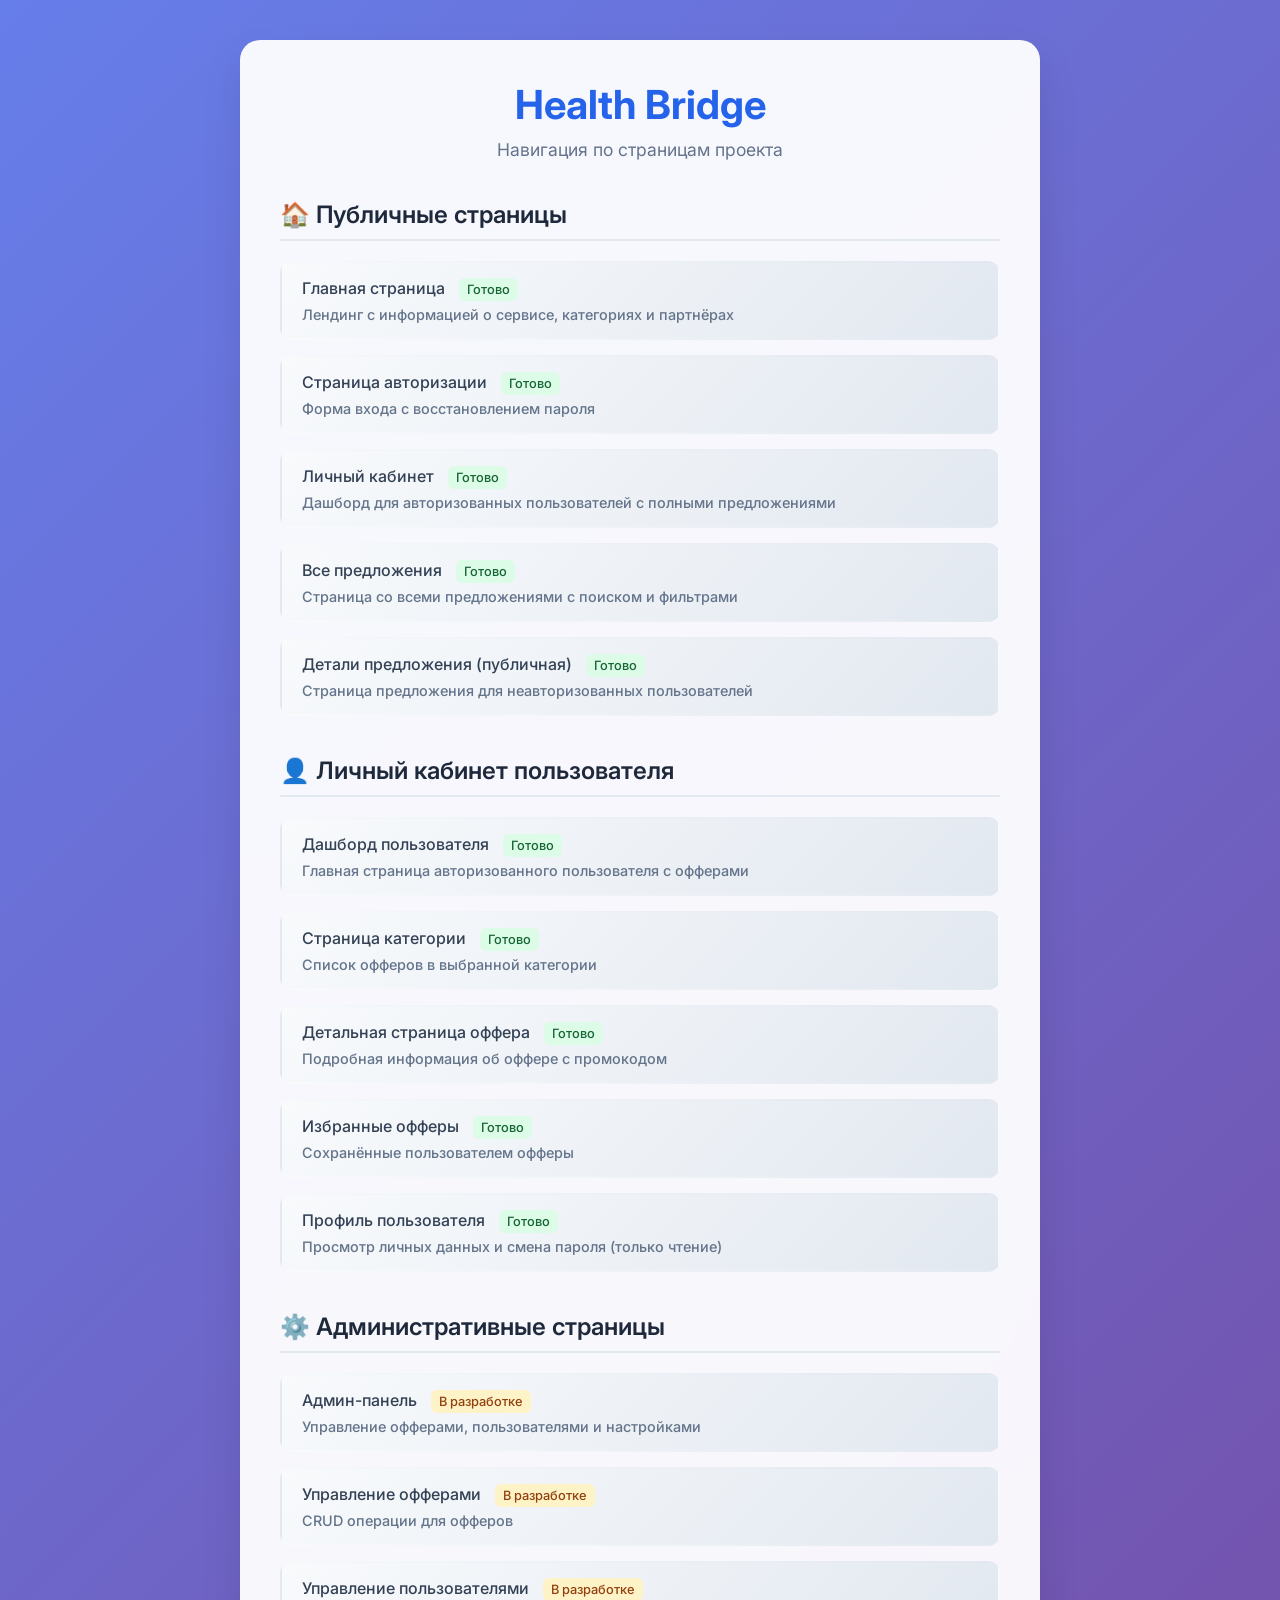
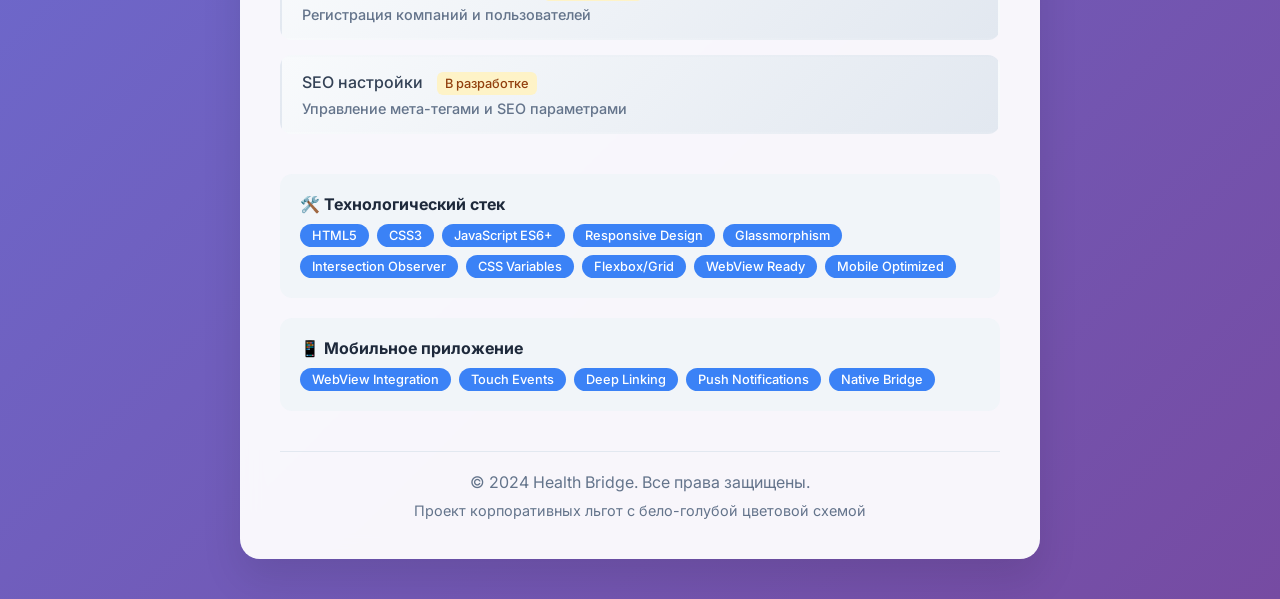
<file: index.html>
<!DOCTYPE html>
<html lang="ru">
<head>
    <meta charset="UTF-8">
    <meta name="viewport" content="width=device-width, initial-scale=1.0">
    <title>Health Bridge - Навигация по страницам</title>
    <link href="https://fonts.googleapis.com/css2?family=Inter:wght@400;500;600;700&display=swap" rel="stylesheet">
    <style>
        * {
            margin: 0;
            padding: 0;
            box-sizing: border-box;
        }

        body {
            font-family: 'Inter', sans-serif;
            background: linear-gradient(135deg, #667eea 0%, #764ba2 100%);
            min-height: 100vh;
            padding: 40px 20px;
        }

        .container {
            max-width: 800px;
            margin: 0 auto;
            background: rgba(255, 255, 255, 0.95);
            backdrop-filter: blur(10px);
            border-radius: 20px;
            padding: 40px;
            box-shadow: 0 20px 40px rgba(0, 0, 0, 0.1);
        }

        .header {
            text-align: center;
            margin-bottom: 40px;
        }

        .logo {
            font-size: 2.5rem;
            font-weight: 700;
            color: #2563eb;
            text-decoration: none;
            margin-bottom: 10px;
            display: block;
        }

        .subtitle {
            color: #64748b;
            font-size: 1.1rem;
        }

        .section {
            margin-bottom: 40px;
        }

        .section-title {
            font-size: 1.5rem;
            font-weight: 600;
            color: #1e293b;
            margin-bottom: 20px;
            padding-bottom: 10px;
            border-bottom: 2px solid #e2e8f0;
        }

        .page-list {
            list-style: none;
        }

        .page-item {
            margin-bottom: 15px;
        }

        .page-link {
            display: block;
            padding: 15px 20px;
            background: linear-gradient(135deg, #f8fafc 0%, #e2e8f0 100%);
            border-radius: 12px;
            text-decoration: none;
            color: #334155;
            font-weight: 500;
            transition: all 0.3s ease;
            border: 2px solid transparent;
        }

        .page-link:hover {
            background: linear-gradient(135deg, #dbeafe 0%, #bfdbfe 100%);
            border-color: #3b82f6;
            transform: translateY(-2px);
            box-shadow: 0 8px 25px rgba(59, 130, 246, 0.15);
        }

        .page-description {
            font-size: 0.9rem;
            color: #64748b;
            margin-top: 5px;
        }

        .status {
            display: inline-block;
            padding: 4px 8px;
            border-radius: 6px;
            font-size: 0.8rem;
            font-weight: 500;
            margin-left: 10px;
        }

        .status.completed {
            background: #dcfce7;
            color: #166534;
        }

        .status.pending {
            background: #fef3c7;
            color: #92400e;
        }

        .footer {
            text-align: center;
            margin-top: 40px;
            padding-top: 20px;
            border-top: 1px solid #e2e8f0;
            color: #64748b;
        }

        .tech-stack {
            background: #f1f5f9;
            border-radius: 12px;
            padding: 20px;
            margin-top: 20px;
        }

        .tech-stack h4 {
            color: #1e293b;
            margin-bottom: 10px;
        }

        .tech-list {
            display: flex;
            flex-wrap: wrap;
            gap: 8px;
        }

        .tech-tag {
            background: #3b82f6;
            color: white;
            padding: 4px 12px;
            border-radius: 20px;
            font-size: 0.8rem;
            font-weight: 500;
        }
    </style>
</head>
<body>
    <div class="container">
        <div class="header">
            <a href="pages/main.html" class="logo">Health Bridge</a>
            <p class="subtitle">Навигация по страницам проекта</p>
        </div>

        <div class="section">
            <h2 class="section-title">🏠 Публичные страницы</h2>
            <ul class="page-list">
                <li class="page-item">
                    <a href="pages/main.html" class="page-link">
                        Главная страница
                        <span class="status completed">Готово</span>
                        <div class="page-description">Лендинг с информацией о сервисе, категориях и партнёрах</div>
                    </a>
                </li>
                <li class="page-item">
                    <a href="pages/login.html" class="page-link">
                        Страница авторизации
                        <span class="status completed">Готово</span>
                        <div class="page-description">Форма входа с восстановлением пароля</div>
                    </a>
                </li>
                <li class="page-item">
                    <a href="pages/dashboard.html" class="page-link">
                        Личный кабинет
                        <span class="status completed">Готово</span>
                        <div class="page-description">Дашборд для авторизованных пользователей с полными предложениями</div>
                    </a>
                </li>
                <li class="page-item">
                    <a href="pages/all-offers.html" class="page-link">
                        Все предложения
                        <span class="status completed">Готово</span>
                        <div class="page-description">Страница со всеми предложениями с поиском и фильтрами</div>
                    </a>
                </li>
                <li class="page-item">
                    <a href="pages/offer-detail-public.html" class="page-link">
                        Детали предложения (публичная)
                        <span class="status completed">Готово</span>
                        <div class="page-description">Страница предложения для неавторизованных пользователей</div>
                    </a>
                </li>
            </ul>
        </div>

        <div class="section">
            <h2 class="section-title">👤 Личный кабинет пользователя</h2>
            <ul class="page-list">
                <li class="page-item">
                    <a href="pages/dashboard.html" class="page-link">
                        Дашборд пользователя
                        <span class="status completed">Готово</span>
                        <div class="page-description">Главная страница авторизованного пользователя с офферами</div>
                    </a>
                </li>
                <li class="page-item">
                    <a href="pages/category.html" class="page-link">
                        Страница категории
                        <span class="status completed">Готово</span>
                        <div class="page-description">Список офферов в выбранной категории</div>
                    </a>
                </li>
                <li class="page-item">
                    <a href="pages/offer-detail.html" class="page-link">
                        Детальная страница оффера
                        <span class="status completed">Готово</span>
                        <div class="page-description">Подробная информация об оффере с промокодом</div>
                    </a>
                </li>
                <li class="page-item">
                    <a href="pages/favorites.html" class="page-link">
                        Избранные офферы
                        <span class="status completed">Готово</span>
                        <div class="page-description">Сохранённые пользователем офферы</div>
                    </a>
                </li>
                <li class="page-item">
                    <a href="pages/profile.html" class="page-link">
                        Профиль пользователя
                        <span class="status completed">Готово</span>
                        <div class="page-description">Просмотр личных данных и смена пароля (только чтение)</div>
                    </a>
                </li>
            </ul>
        </div>

        <div class="section">
            <h2 class="section-title">⚙️ Административные страницы</h2>
            <ul class="page-list">
                <li class="page-item">
                    <a href="#" class="page-link">
                        Админ-панель
                        <span class="status pending">В разработке</span>
                        <div class="page-description">Управление офферами, пользователями и настройками</div>
                    </a>
                </li>
                <li class="page-item">
                    <a href="#" class="page-link">
                        Управление офферами
                        <span class="status pending">В разработке</span>
                        <div class="page-description">CRUD операции для офферов</div>
                    </a>
                </li>
                <li class="page-item">
                    <a href="#" class="page-link">
                        Управление пользователями
                        <span class="status pending">В разработке</span>
                        <div class="page-description">Регистрация компаний и пользователей</div>
                    </a>
                </li>
                <li class="page-item">
                    <a href="#" class="page-link">
                        SEO настройки
                        <span class="status pending">В разработке</span>
                        <div class="page-description">Управление мета-тегами и SEO параметрами</div>
                    </a>
                </li>
            </ul>
        </div>

        <div class="tech-stack">
            <h4>🛠️ Технологический стек</h4>
            <div class="tech-list">
                <span class="tech-tag">HTML5</span>
                <span class="tech-tag">CSS3</span>
                <span class="tech-tag">JavaScript ES6+</span>
                <span class="tech-tag">Responsive Design</span>
                <span class="tech-tag">Glassmorphism</span>
                <span class="tech-tag">Intersection Observer</span>
                <span class="tech-tag">CSS Variables</span>
                <span class="tech-tag">Flexbox/Grid</span>
                <span class="tech-tag">WebView Ready</span>
                <span class="tech-tag">Mobile Optimized</span>
            </div>
        </div>

        <div class="tech-stack" style="margin-top: 20px;">
            <h4>📱 Мобильное приложение</h4>
            <div class="tech-list">
                <span class="tech-tag">WebView Integration</span>
                <span class="tech-tag">Touch Events</span>
                <span class="tech-tag">Deep Linking</span>
                <span class="tech-tag">Push Notifications</span>
                <span class="tech-tag">Native Bridge</span>
            </div>
        </div>

        <div class="footer">
            <p>&copy; 2024 Health Bridge. Все права защищены.</p>
            <p style="margin-top: 10px; font-size: 0.9rem;">
                Проект корпоративных льгот с бело-голубой цветовой схемой
            </p>
        </div>
    </div>
</body>
</html>
</file>
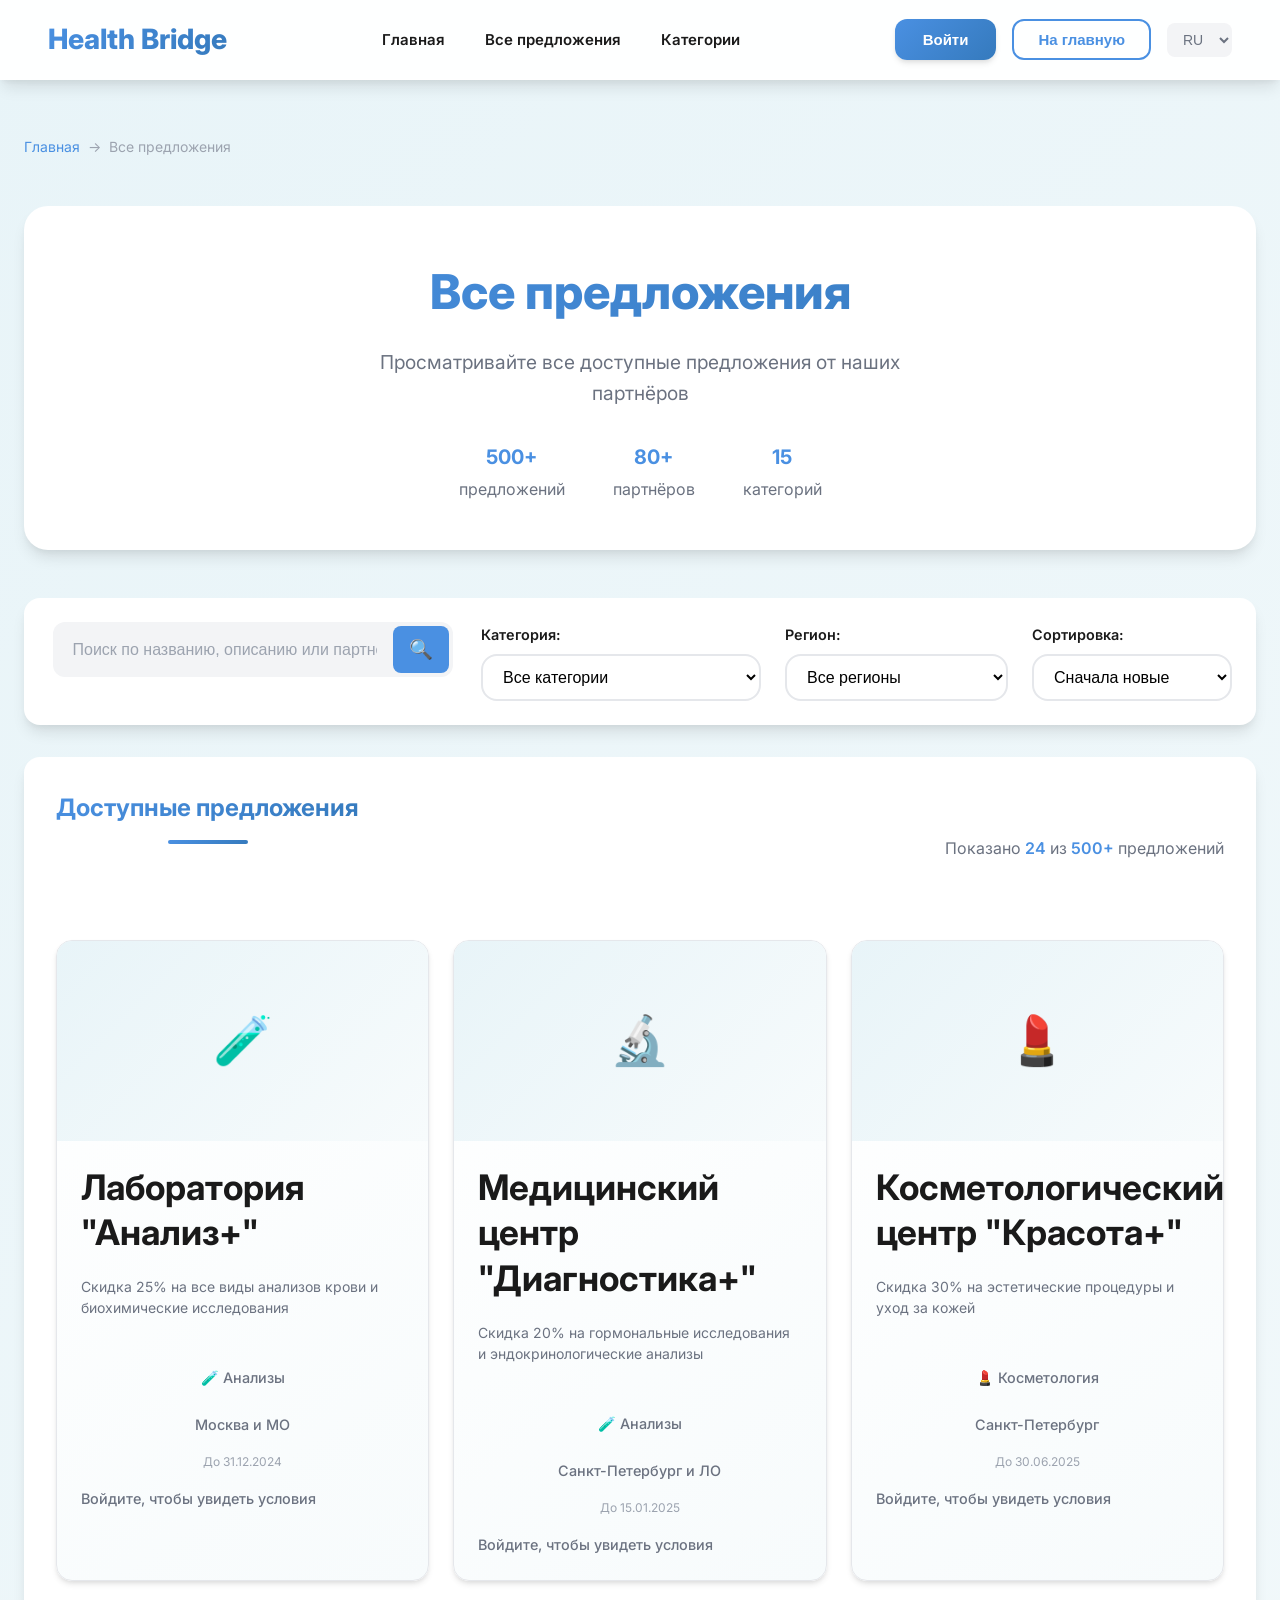
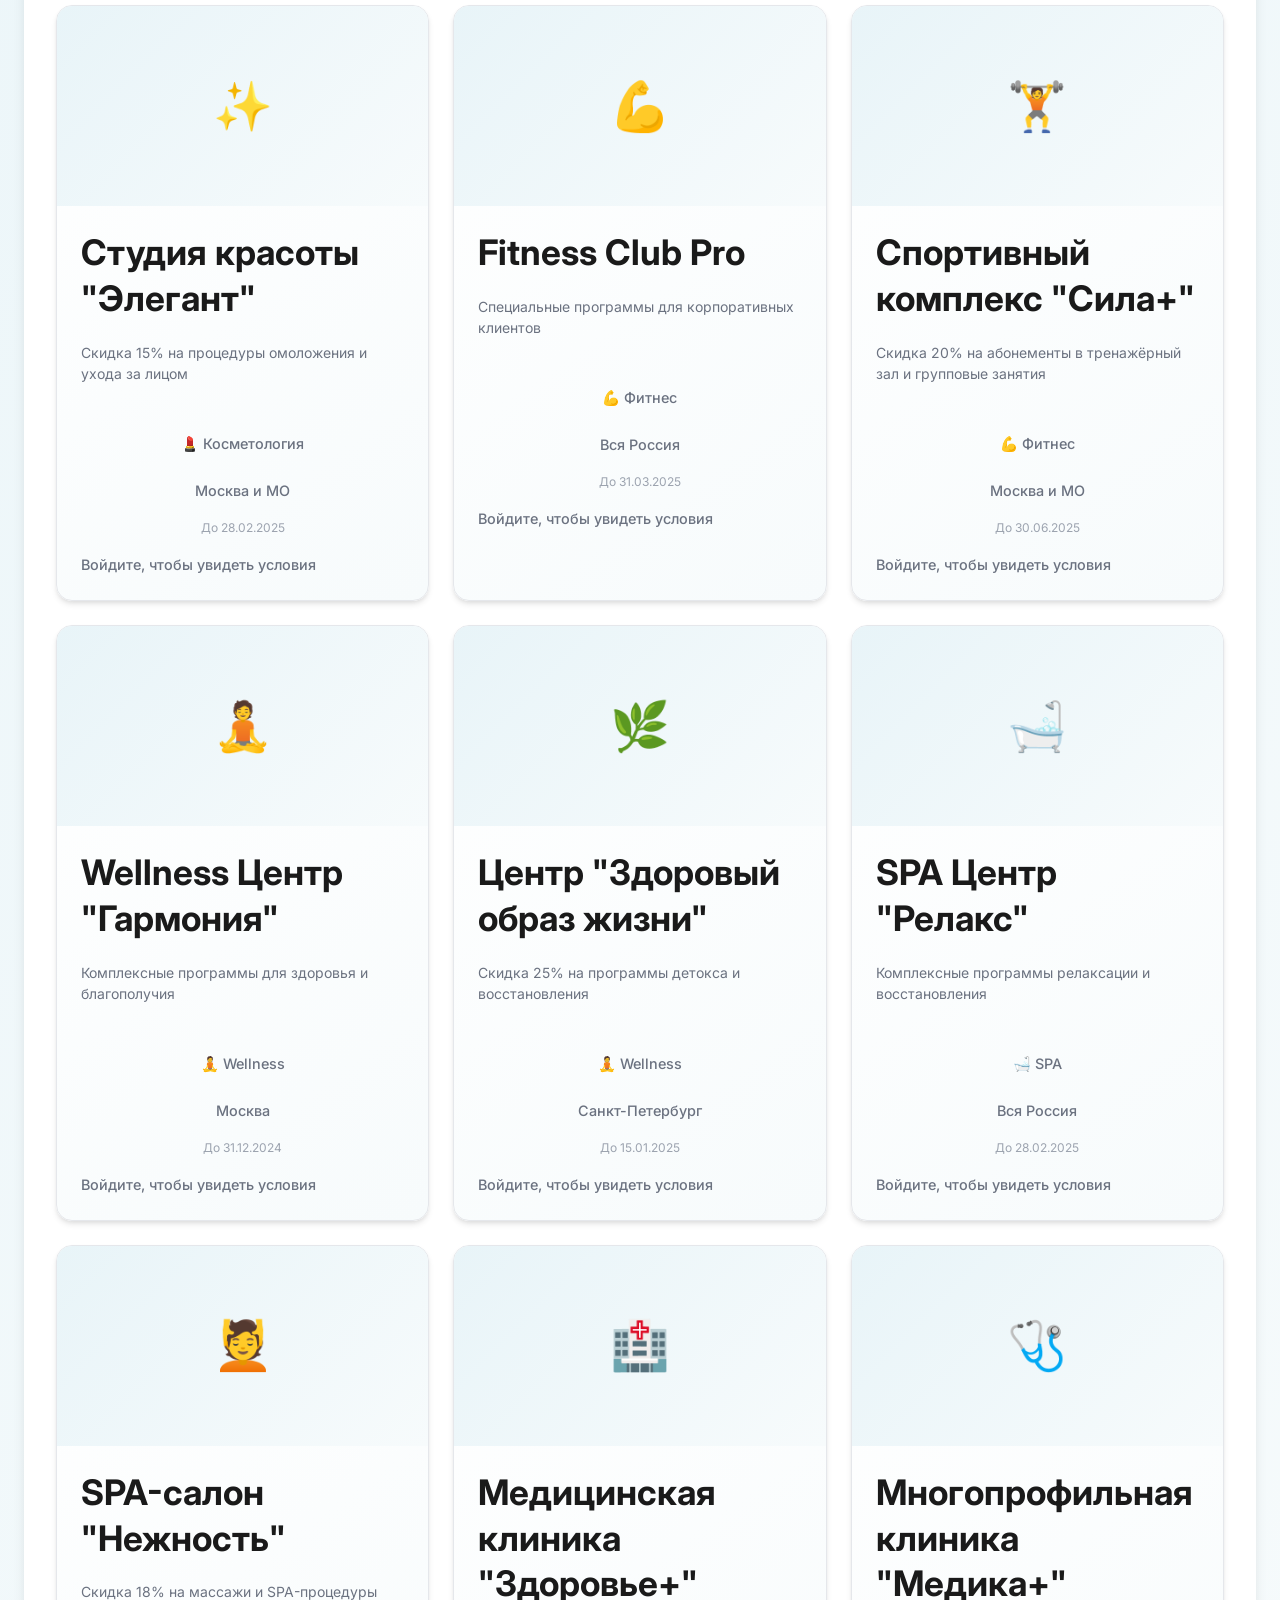
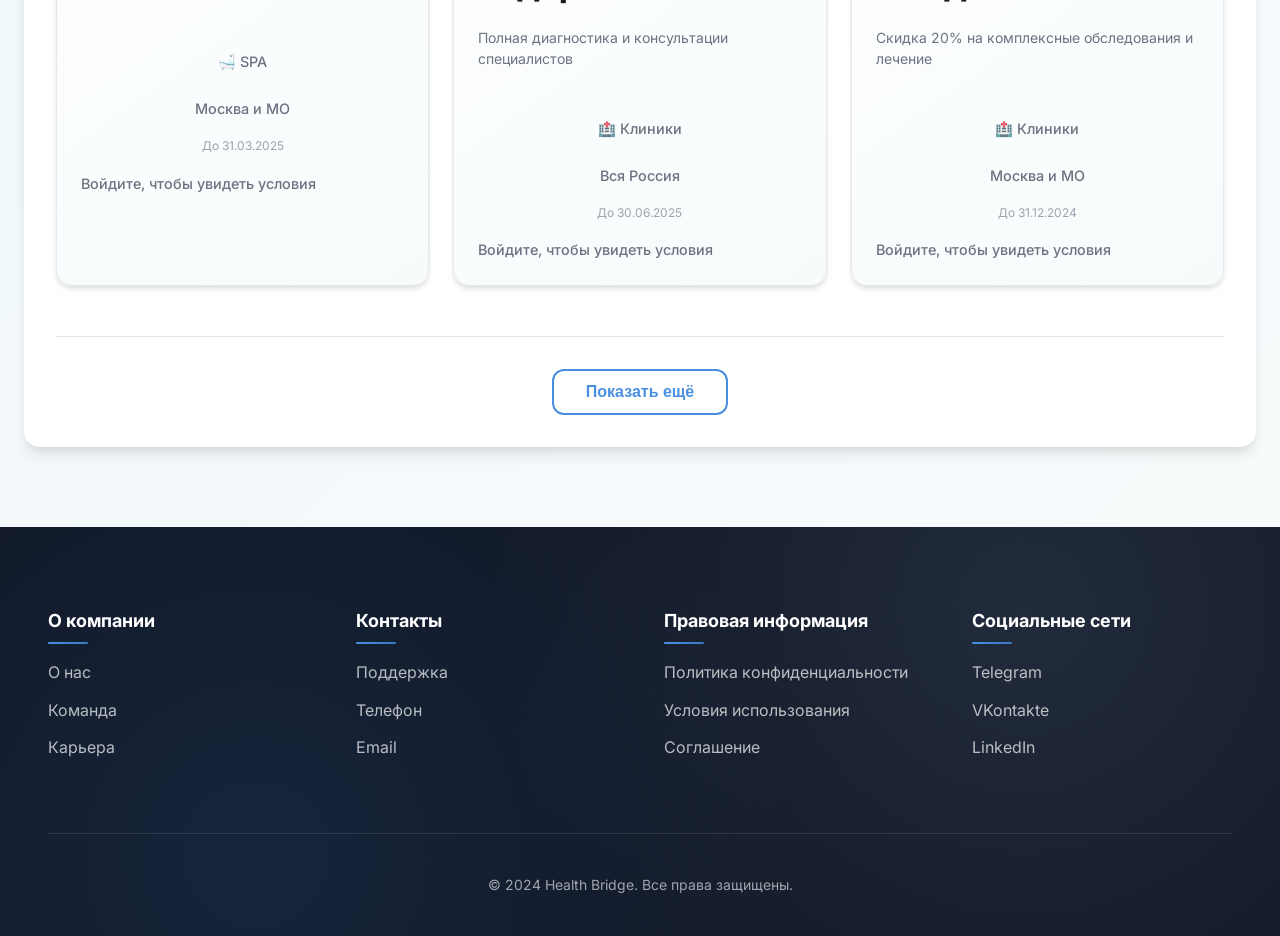
<file: pages/all-offers.html>
<!DOCTYPE html>
<html lang="ru">
<head>
    <meta charset="UTF-8">
    <meta name="viewport" content="width=device-width, initial-scale=1.0">
    <title>Все предложения - Health Bridge</title>
    <link href="https://fonts.googleapis.com/css2?family=Inter:wght@400;500;600;700&display=swap" rel="stylesheet">
    <link rel="stylesheet" href="../styles.css">
    <link rel="stylesheet" href="../pages-styles.css">
</head>
<body>
    
    <!-- Header -->
    <header class="header">
        <a href="main.html" class="logo">Health Bridge</a>
        <nav class="nav">
            <a href="main.html">Главная</a>
            <a href="all-offers.html" class="active">Все предложения</a>
            <a href="category.html">Категории</a>
        </nav>
        <div class="header-right">
            <button class="btn-login">Войти</button>
            <button class="btn-register" onclick="window.location.href='main.html'">На главную</button>
            <select class="language-selector">
                <option value="ru">RU</option>
                <option value="en">EN</option>
            </select>
        </div>
    </header>

    <!-- All Offers Section -->
    <section class="all-offers-section">
        <div class="all-offers-container">
            <!-- Breadcrumbs -->
            <nav class="breadcrumbs">
                <a href="main.html">Главная</a>
                <span>→</span>
                <span>Все предложения</span>
            </nav>

            <!-- Page Header -->
            <div class="page-header">
                <div class="page-info">
                    <h1 class="page-title">Все предложения</h1>
                    <p class="page-description">Просматривайте все доступные предложения от наших партнёров</p>
                    <div class="page-stats">
                        <span class="stat-item">
                            <strong>500+</strong> предложений
                        </span>
                        <span class="stat-item">
                            <strong>80+</strong> партнёров
                        </span>
                        <span class="stat-item">
                            <strong>15</strong> категорий
                        </span>
                    </div>
                </div>
            </div>

            <!-- Filters and Search -->
            <div class="filters-section">
                <div class="search-bar">
                    <input type="text" class="search-input" placeholder="Поиск по названию, описанию или партнёру...">
                    <button class="search-btn">🔍</button>
                </div>
                <div class="filters-row">
                    <div class="filter-group">
                        <label class="filter-label">Категория:</label>
                        <select class="filter-select" id="categoryFilter">
                            <option value="">Все категории</option>
                            <option value="analyses">🧪 Анализы</option>
                            <option value="cosmetology">💄 Косметология</option>
                            <option value="fitness">💪 Фитнес</option>
                            <option value="wellness">🧘 Wellness</option>
                            <option value="spa">🛁 SPA</option>
                            <option value="clinics">🏥 Клиники</option>
                            <option value="dentistry">🦷 Стоматология</option>
                            <option value="ophthalmology">👁️ Офтальмология</option>
                            <option value="psychology">🧠 Психология</option>
                            <option value="nutrition">🥗 Питание</option>
                            <option value="rehabilitation">🏥 Реабилитация</option>
                            <option value="alternative">🌿 Альтернативная медицина</option>
                            <option value="pharmacy">💊 Аптеки</option>
                            <option value="diagnostics">🔬 Диагностика</option>
                            <option value="emergency">🚑 Скорая помощь</option>
                        </select>
                    </div>
                    <div class="filter-group">
                        <label class="filter-label">Регион:</label>
                        <select class="filter-select" id="regionFilter">
                            <option value="">Все регионы</option>
                            <option value="moscow">Москва и МО</option>
                            <option value="spb">Санкт-Петербург и ЛО</option>
                            <option value="central">Центральный ФО</option>
                            <option value="northwest">Северо-Западный ФО</option>
                            <option value="south">Южный ФО</option>
                            <option value="volga">Приволжский ФО</option>
                            <option value="ural">Уральский ФО</option>
                            <option value="siberia">Сибирский ФО</option>
                            <option value="far-east">Дальневосточный ФО</option>
                            <option value="all-russia">Вся Россия</option>
                        </select>
                    </div>
                    <div class="filter-group">
                        <label class="filter-label">Сортировка:</label>
                        <select class="filter-select" id="sortFilter">
                            <option value="newest">Сначала новые</option>
                            <option value="popular">Популярные</option>
                            <option value="discount">По размеру скидки</option>
                            <option value="expiry">По сроку действия</option>
                            <option value="alphabetical">По алфавиту</option>
                        </select>
                    </div>
                </div>
            </div>

            <!-- Offers Grid -->
            <div class="offers-section">
                <div class="offers-header">
                    <h2 class="section-title">Доступные предложения</h2>
                    <div class="results-info">
                        <span class="results-count">Показано <strong>24</strong> из <strong>500+</strong> предложений</span>
                    </div>
                </div>

                <div class="offers-grid">
                    <!-- Analyses Category Offers -->
                    <div class="offer-card" data-category="analyses" data-region="moscow" onclick="window.location.href='offer-detail-public.html?id=1'">
                        <div class="offer-image">🧪</div>
                        <div class="offer-content">
                            <h3 class="offer-title">Лаборатория "Анализ+"</h3>
                            <p class="offer-description">Скидка 25% на все виды анализов крови и биохимические исследования</p>
                            <div class="offer-meta">
                                <span class="offer-category">🧪 Анализы</span>
                                <span class="offer-region">Москва и МО</span>
                                <span class="offer-expiry">До 31.12.2024</span>
                            </div>
                            <div class="offer-actions">
                                <span class="cta-text">Войдите, чтобы увидеть условия</span>
                            </div>
                        </div>
                    </div>

                    <div class="offer-card" data-category="analyses" data-region="spb" onclick="window.location.href='offer-detail-public.html?id=2'">
                        <div class="offer-image">🔬</div>
                        <div class="offer-content">
                            <h3 class="offer-title">Медицинский центр "Диагностика+"</h3>
                            <p class="offer-description">Скидка 20% на гормональные исследования и эндокринологические анализы</p>
                            <div class="offer-meta">
                                <span class="offer-category">🧪 Анализы</span>
                                <span class="offer-region">Санкт-Петербург и ЛО</span>
                                <span class="offer-expiry">До 15.01.2025</span>
                            </div>
                            <div class="offer-actions">
                                <span class="cta-text">Войдите, чтобы увидеть условия</span>
                            </div>
                        </div>
                    </div>

                    <!-- Cosmetology Category Offers -->
                    <div class="offer-card" data-category="cosmetology" data-region="spb" onclick="window.location.href='offer-detail-public.html?id=3'">
                        <div class="offer-image">💄</div>
                        <div class="offer-content">
                            <h3 class="offer-title">Косметологический центр "Красота+"</h3>
                            <p class="offer-description">Скидка 30% на эстетические процедуры и уход за кожей</p>
                            <div class="offer-meta">
                                <span class="offer-category">💄 Косметология</span>
                                <span class="offer-region">Санкт-Петербург</span>
                                <span class="offer-expiry">До 30.06.2025</span>
                            </div>
                            <div class="offer-actions">
                                <span class="cta-text">Войдите, чтобы увидеть условия</span>
                            </div>
                        </div>
                    </div>

                    <div class="offer-card" data-category="cosmetology" data-region="moscow" onclick="window.location.href='offer-detail-public.html?id=4'">
                        <div class="offer-image">✨</div>
                        <div class="offer-content">
                            <h3 class="offer-title">Студия красоты "Элегант"</h3>
                            <p class="offer-description">Скидка 15% на процедуры омоложения и ухода за лицом</p>
                            <div class="offer-meta">
                                <span class="offer-category">💄 Косметология</span>
                                <span class="offer-region">Москва и МО</span>
                                <span class="offer-expiry">До 28.02.2025</span>
                            </div>
                            <div class="offer-actions">
                                <span class="cta-text">Войдите, чтобы увидеть условия</span>
                            </div>
                        </div>
                    </div>

                    <!-- Fitness Category Offers -->
                    <div class="offer-card" data-category="fitness" data-region="all-russia" onclick="window.location.href='offer-detail-public.html?id=5'">
                        <div class="offer-image">💪</div>
                        <div class="offer-content">
                            <h3 class="offer-title">Fitness Club Pro</h3>
                            <p class="offer-description">Специальные программы для корпоративных клиентов</p>
                            <div class="offer-meta">
                                <span class="offer-category">💪 Фитнес</span>
                                <span class="offer-region">Вся Россия</span>
                                <span class="offer-expiry">До 31.03.2025</span>
                            </div>
                            <div class="offer-actions">
                                <span class="cta-text">Войдите, чтобы увидеть условия</span>
                            </div>
                        </div>
                    </div>

                    <div class="offer-card" data-category="fitness" data-region="moscow" onclick="window.location.href='offer-detail-public.html?id=6'">
                        <div class="offer-image">🏋️</div>
                        <div class="offer-content">
                            <h3 class="offer-title">Спортивный комплекс "Сила+"</h3>
                            <p class="offer-description">Скидка 20% на абонементы в тренажёрный зал и групповые занятия</p>
                            <div class="offer-meta">
                                <span class="offer-category">💪 Фитнес</span>
                                <span class="offer-region">Москва и МО</span>
                                <span class="offer-expiry">До 30.06.2025</span>
                            </div>
                            <div class="offer-actions">
                                <span class="cta-text">Войдите, чтобы увидеть условия</span>
                            </div>
                        </div>
                    </div>

                    <!-- Wellness Category Offers -->
                    <div class="offer-card" data-category="wellness" data-region="moscow" onclick="window.location.href='offer-detail-public.html?id=7'">
                        <div class="offer-image">🧘</div>
                        <div class="offer-content">
                            <h3 class="offer-title">Wellness Центр "Гармония"</h3>
                            <p class="offer-description">Комплексные программы для здоровья и благополучия</p>
                            <div class="offer-meta">
                                <span class="offer-category">🧘 Wellness</span>
                                <span class="offer-region">Москва</span>
                                <span class="offer-expiry">До 31.12.2024</span>
                            </div>
                            <div class="offer-actions">
                                <span class="cta-text">Войдите, чтобы увидеть условия</span>
                            </div>
                        </div>
                    </div>

                    <div class="offer-card" data-category="wellness" data-region="spb" onclick="window.location.href='offer-detail-public.html?id=8'">
                        <div class="offer-image">🌿</div>
                        <div class="offer-content">
                            <h3 class="offer-title">Центр "Здоровый образ жизни"</h3>
                            <p class="offer-description">Скидка 25% на программы детокса и восстановления</p>
                            <div class="offer-meta">
                                <span class="offer-category">🧘 Wellness</span>
                                <span class="offer-region">Санкт-Петербург</span>
                                <span class="offer-expiry">До 15.01.2025</span>
                            </div>
                            <div class="offer-actions">
                                <span class="cta-text">Войдите, чтобы увидеть условия</span>
                            </div>
                        </div>
                    </div>

                    <!-- SPA Category Offers -->
                    <div class="offer-card" data-category="spa" data-region="all-russia" onclick="window.location.href='offer-detail-public.html?id=9'">
                        <div class="offer-image">🛁</div>
                        <div class="offer-content">
                            <h3 class="offer-title">SPA Центр "Релакс"</h3>
                            <p class="offer-description">Комплексные программы релаксации и восстановления</p>
                            <div class="offer-meta">
                                <span class="offer-category">🛁 SPA</span>
                                <span class="offer-region">Вся Россия</span>
                                <span class="offer-expiry">До 28.02.2025</span>
                            </div>
                            <div class="offer-actions">
                                <span class="cta-text">Войдите, чтобы увидеть условия</span>
                            </div>
                        </div>
                    </div>

                    <div class="offer-card" data-category="spa" data-region="moscow" onclick="window.location.href='offer-detail-public.html?id=10'">
                        <div class="offer-image">💆</div>
                        <div class="offer-content">
                            <h3 class="offer-title">SPA-салон "Нежность"</h3>
                            <p class="offer-description">Скидка 18% на массажи и SPA-процедуры</p>
                            <div class="offer-meta">
                                <span class="offer-category">🛁 SPA</span>
                                <span class="offer-region">Москва и МО</span>
                                <span class="offer-expiry">До 31.03.2025</span>
                            </div>
                            <div class="offer-actions">
                                <span class="cta-text">Войдите, чтобы увидеть условия</span>
                            </div>
                        </div>
                    </div>

                    <!-- Clinics Category Offers -->
                    <div class="offer-card" data-category="clinics" data-region="all-russia" onclick="window.location.href='offer-detail-public.html?id=11'">
                        <div class="offer-image">🏥</div>
                        <div class="offer-content">
                            <h3 class="offer-title">Медицинская клиника "Здоровье+"</h3>
                            <p class="offer-description">Полная диагностика и консультации специалистов</p>
                            <div class="offer-meta">
                                <span class="offer-category">🏥 Клиники</span>
                                <span class="offer-region">Вся Россия</span>
                                <span class="offer-expiry">До 30.06.2025</span>
                            </div>
                            <div class="offer-actions">
                                <span class="cta-text">Войдите, чтобы увидеть условия</span>
                            </div>
                        </div>
                    </div>

                    <div class="offer-card" data-category="clinics" data-region="moscow" onclick="window.location.href='offer-detail-public.html?id=12'">
                        <div class="offer-image">🩺</div>
                        <div class="offer-content">
                            <h3 class="offer-title">Многопрофильная клиника "Медика+"</h3>
                            <p class="offer-description">Скидка 20% на комплексные обследования и лечение</p>
                            <div class="offer-meta">
                                <span class="offer-category">🏥 Клиники</span>
                                <span class="offer-region">Москва и МО</span>
                                <span class="offer-expiry">До 31.12.2024</span>
                            </div>
                            <div class="offer-actions">
                                <span class="cta-text">Войдите, чтобы увидеть условия</span>
                            </div>
                        </div>
                    </div>
                </div>

                <!-- Load More Button -->
                <div class="load-more-section">
                    <button class="btn-load-more">Показать ещё</button>
                </div>
            </div>
        </div>
    </section>

    <!-- Footer -->
    <footer class="footer">
        <div class="footer-content">
            <div class="footer-section">
                <h3>О компании</h3>
                <a href="#">О нас</a>
                <a href="#">Команда</a>
                <a href="#">Карьера</a>
            </div>
            <div class="footer-section">
                <h3>Контакты</h3>
                <a href="#">Поддержка</a>
                <a href="#">Телефон</a>
                <a href="#">Email</a>
            </div>
            <div class="footer-section">
                <h3>Правовая информация</h3>
                <a href="#">Политика конфиденциальности</a>
                <a href="#">Условия использования</a>
                <a href="#">Соглашение</a>
            </div>
            <div class="footer-section">
                <h3>Социальные сети</h3>
                <a href="#">Telegram</a>
                <a href="#">VKontakte</a>
                <a href="#">LinkedIn</a>
            </div>
        </div>
        <div class="footer-bottom">
            <p>&copy; 2024 Health Bridge. Все права защищены.</p>
        </div>
    </footer>

    <script src="../script.js"></script>
    <script src="../pages-script.js"></script>
    <script>
        // Фильтрация предложений
        document.addEventListener('DOMContentLoaded', function() {
            const categoryFilter = document.getElementById('categoryFilter');
            const regionFilter = document.getElementById('regionFilter');
            const sortFilter = document.getElementById('sortFilter');
            const searchInput = document.querySelector('.search-input');
            const offerCards = document.querySelectorAll('.offer-card');
            const resultsCount = document.querySelector('.results-count');

            // Проверяем URL параметры и устанавливаем фильтры
            const urlParams = new URLSearchParams(window.location.search);
            const categoryParam = urlParams.get('category');
            
            if (categoryParam) {
                // Устанавливаем фильтр по категории
                categoryFilter.value = categoryParam;
                
                // Обновляем заголовок страницы
                const categoryNames = {
                    'analyses': 'Анализы',
                    'cosmetology': 'Косметология',
                    'fitness': 'Фитнес',
                    'wellness': 'Wellness',
                    'spa': 'SPA',
                    'clinics': 'Клиники',
                    'dentistry': 'Стоматология',
                    'ophthalmology': 'Офтальмология',
                    'psychology': 'Психология',
                    'nutrition': 'Питание',
                    'rehabilitation': 'Реабилитация',
                    'alternative': 'Альтернативная медицина',
                    'pharmacy': 'Аптеки',
                    'diagnostics': 'Диагностика',
                    'emergency': 'Скорая помощь'
                };
                
                const categoryName = categoryNames[categoryParam] || categoryParam;
                document.querySelector('.page-title').textContent = `Предложения: ${categoryName}`;
                document.querySelector('.page-description').textContent = `Просматривайте предложения в категории "${categoryName}"`;
                
                // Обновляем breadcrumbs
                const breadcrumbs = document.querySelector('.breadcrumbs');
                breadcrumbs.innerHTML = `
                    <a href="main.html">Главная</a>
                    <span>→</span>
                    <a href="all-offers.html">Все предложения</a>
                    <span>→</span>
                    <span>${categoryName}</span>
                `;
            }

            function filterOffers() {
                const categoryValue = categoryFilter.value;
                const regionValue = regionFilter.value;
                const searchValue = searchInput.value.toLowerCase();
                let visibleCount = 0;

                offerCards.forEach(card => {
                    const cardCategory = card.dataset.category;
                    const cardRegion = card.dataset.region;
                    const cardTitle = card.querySelector('.offer-title').textContent.toLowerCase();
                    const cardDescription = card.querySelector('.offer-description').textContent.toLowerCase();
                    const cardPartner = card.querySelector('.offer-title').textContent.toLowerCase();

                    const categoryMatch = !categoryValue || cardCategory === categoryValue;
                    const regionMatch = !regionValue || cardRegion === regionValue;
                    const searchMatch = !searchValue || 
                        cardTitle.includes(searchValue) || 
                        cardDescription.includes(searchValue) || 
                        cardPartner.includes(searchValue);

                    if (categoryMatch && regionMatch && searchMatch) {
                        card.style.display = 'block';
                        visibleCount++;
                    } else {
                        card.style.display = 'none';
                    }
                });

                resultsCount.innerHTML = `Показано <strong>${visibleCount}</strong> из <strong>500+</strong> предложений`;
            }

            categoryFilter.addEventListener('change', filterOffers);
            regionFilter.addEventListener('change', filterOffers);
            sortFilter.addEventListener('change', filterOffers);
            searchInput.addEventListener('input', filterOffers);

            // Применяем фильтры при загрузке страницы (если есть URL параметры)
            if (categoryParam) {
                filterOffers();
            }
        });
    </script>
</body>
</html>
</file>
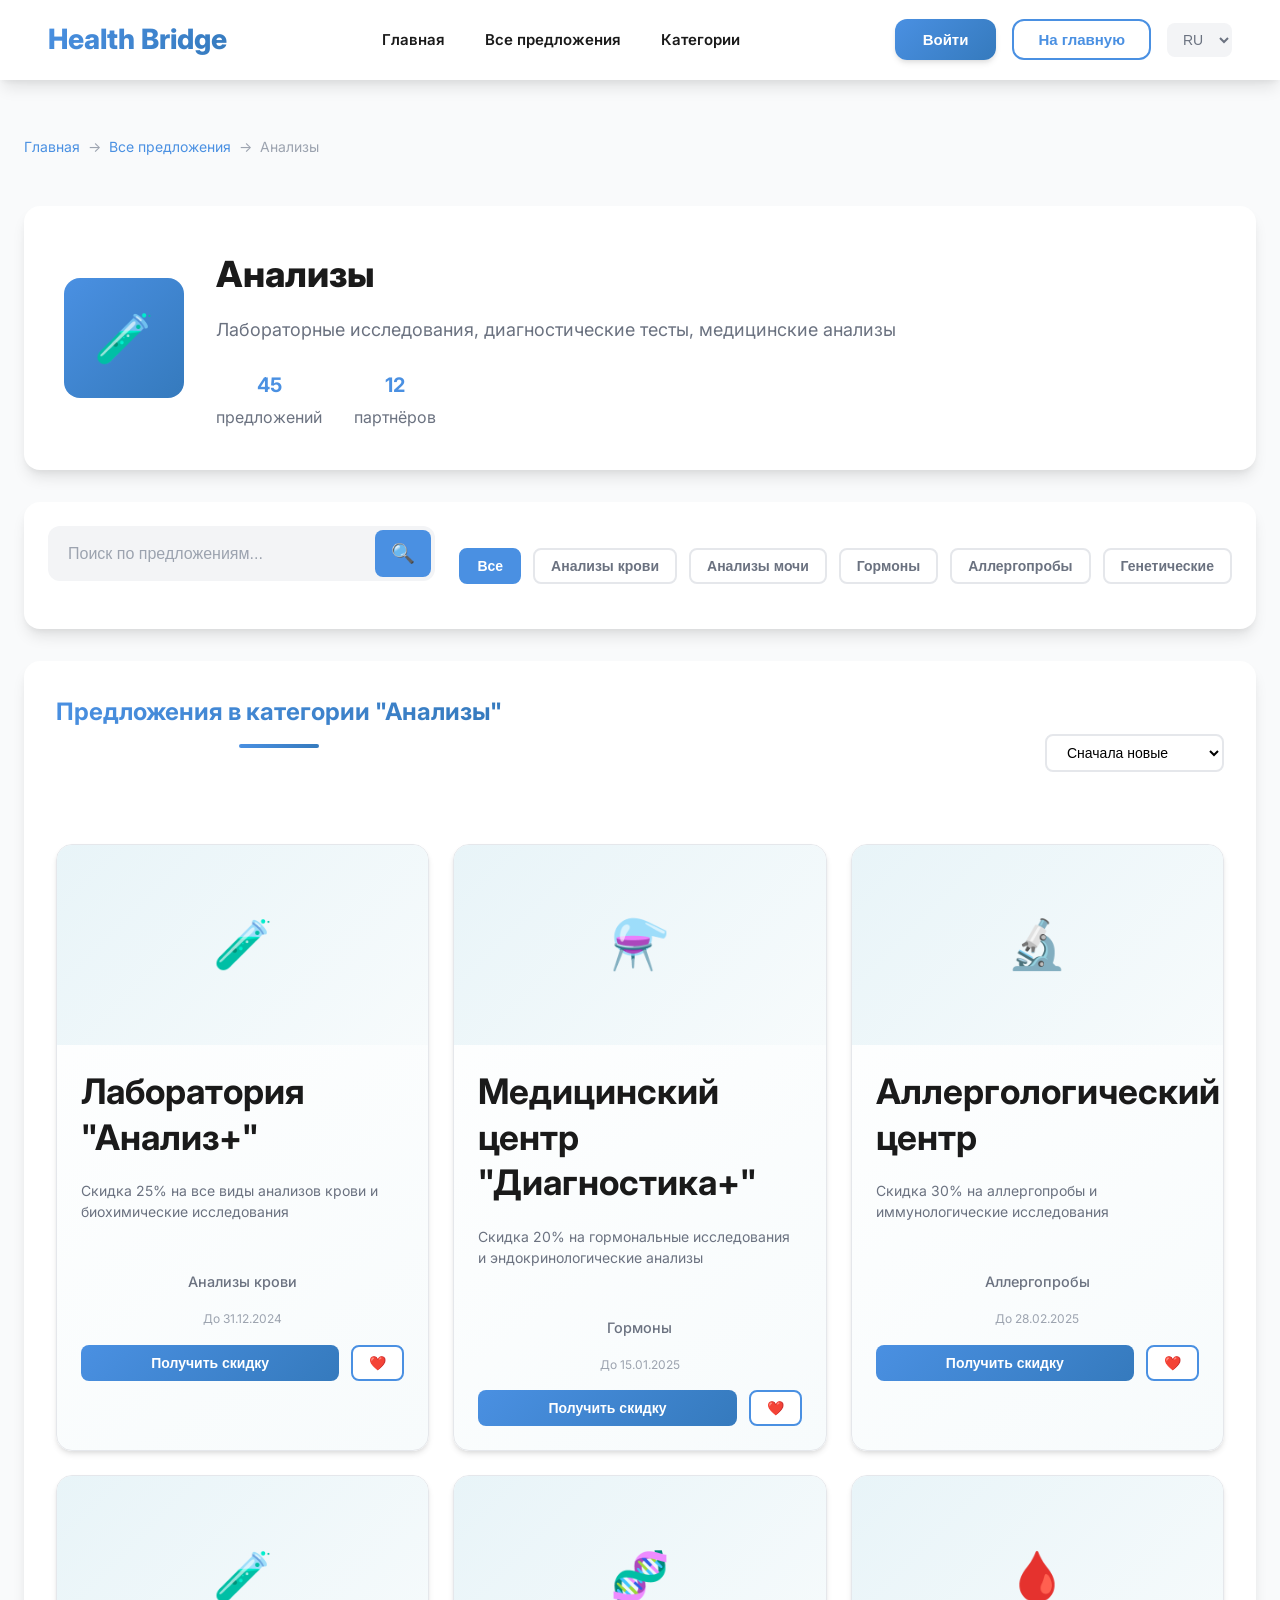
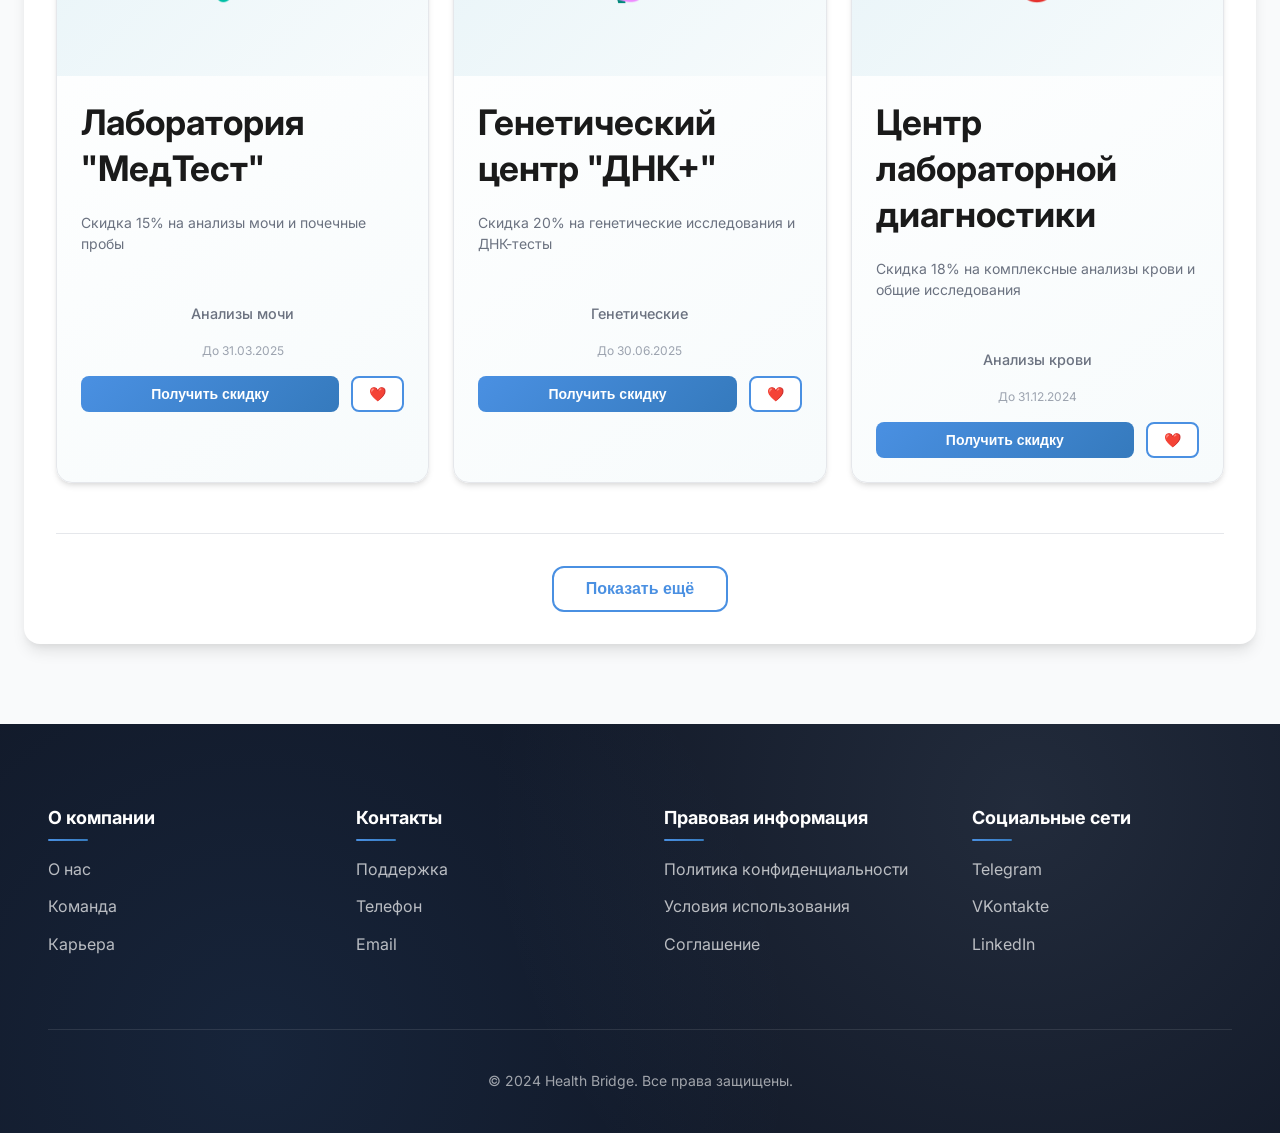
<file: pages/category.html>
<!DOCTYPE html>
<html lang="ru">
<head>
    <meta charset="UTF-8">
    <meta name="viewport" content="width=device-width, initial-scale=1.0">
    <title>Категория "Здоровье" - Health Bridge</title>
    <link href="https://fonts.googleapis.com/css2?family=Inter:wght@400;500;600;700&display=swap" rel="stylesheet">
    <link rel="stylesheet" href="../styles.css">
    <link rel="stylesheet" href="../pages-styles.css">
</head>
<body>
    
    </div>

    <!-- Header -->
    <header class="header">
        <a href="main.html" class="logo">Health Bridge</a>
        <nav class="nav">
            <a href="main.html">Главная</a>
            <a href="all-offers.html">Все предложения</a>
            <a href="category.html" class="active">Категории</a>
        </nav>
        <div class="header-right">
            <button class="btn-login">Войти</button>
            <button class="btn-register" onclick="window.location.href='main.html'">На главную</button>
            <select class="language-selector">
                <option value="ru">RU</option>
                <option value="en">EN</option>
            </select>
        </div>
    </header>

    <!-- Category Section -->
    <section class="category-section">
        <div class="category-container">
            <!-- Breadcrumbs -->
            <nav class="breadcrumbs">
                <a href="main.html">Главная</a>
                <span>→</span>
                <a href="all-offers.html">Все предложения</a>
                <span>→</span>
                <span>Анализы</span>
            </nav>

            <!-- Category Header -->
            <div class="category-header">
                <div class="category-info">
                    <div class="category-icon-large">🧪</div>
                    <div class="category-details">
                        <h1 class="category-title">Анализы</h1>
                        <p class="category-description">Лабораторные исследования, диагностические тесты, медицинские анализы</p>
                        <div class="category-stats">
                            <span class="stat-item">
                                <strong>45</strong> предложений
                            </span>
                            <span class="stat-item">
                                <strong>12</strong> партнёров
                            </span>
                        </div>
                    </div>
                </div>
            </div>

            <!-- Filters and Search -->
            <div class="filters-section">
                <div class="search-bar">
                    <input type="text" class="search-input" placeholder="Поиск по предложениям...">
                    <button class="search-btn">🔍</button>
                </div>
                <div class="filter-buttons">
                    <button class="filter-btn active" data-filter="all">Все</button>
                    <button class="filter-btn" data-filter="blood">Анализы крови</button>
                    <button class="filter-btn" data-filter="urine">Анализы мочи</button>
                    <button class="filter-btn" data-filter="hormones">Гормоны</button>
                    <button class="filter-btn" data-filter="allergy">Аллергопробы</button>
                    <button class="filter-btn" data-filter="genetic">Генетические</button>
                </div>
            </div>

            <!-- Offers Grid -->
            <div class="offers-section">
                <div class="offers-header">
                    <h2 class="section-title">Предложения в категории "Анализы"</h2>
                    <div class="sort-options">
                        <select class="sort-select">
                            <option value="newest">Сначала новые</option>
                            <option value="popular">Популярные</option>
                            <option value="discount">По размеру скидки</option>
                            <option value="expiry">По сроку действия</option>
                        </select>
                    </div>
                </div>

                <div class="offers-grid">
                    <div class="offer-card" data-category="blood" onclick="window.location.href='/pages/offer-detail.html'">
                        <div class="offer-image">🧪</div>
                        <div class="offer-content">
                            <h3 class="offer-title">Лаборатория "Анализ+"</h3>
                            <p class="offer-description">Скидка 25% на все виды анализов крови и биохимические исследования</p>
                            <div class="offer-meta">
                                <span class="offer-category">Анализы крови</span>
                                <span class="offer-expiry">До 31.12.2024</span>
                            </div>
                            <div class="offer-actions">
                                <button class="btn-primary" onclick="getOfferDiscount(1)">Получить скидку</button>
                                <button class="btn-secondary" onclick="toggleOfferFavorite(1)">❤️</button>
                            </div>
                        </div>
                    </div>

                    <div class="offer-card" data-category="hormones" onclick="window.location.href='/pages/offer-detail.html'">
                        <div class="offer-image">⚗️</div>
                        <div class="offer-content">
                            <h3 class="offer-title">Медицинский центр "Диагностика+"</h3>
                            <p class="offer-description">Скидка 20% на гормональные исследования и эндокринологические анализы</p>
                            <div class="offer-meta">
                                <span class="offer-category">Гормоны</span>
                                <span class="offer-expiry">До 15.01.2025</span>
                            </div>
                            <div class="offer-actions">
                                <button class="btn-primary" onclick="getOfferDiscount(2)">Получить скидку</button>
                                <button class="btn-secondary" onclick="toggleOfferFavorite(2)">❤️</button>
                            </div>
                        </div>
                    </div>

                    <div class="offer-card" data-category="allergy" onclick="window.location.href='/pages/offer-detail.html'">
                        <div class="offer-image">🔬</div>
                        <div class="offer-content">
                            <h3 class="offer-title">Аллергологический центр</h3>
                            <p class="offer-description">Скидка 30% на аллергопробы и иммунологические исследования</p>
                            <div class="offer-meta">
                                <span class="offer-category">Аллергопробы</span>
                                <span class="offer-expiry">До 28.02.2025</span>
                            </div>
                            <div class="offer-actions">
                                <button class="btn-primary" onclick="getOfferDiscount(3)">Получить скидку</button>
                                <button class="btn-secondary" onclick="toggleOfferFavorite(3)">❤️</button>
                            </div>
                        </div>
                    </div>

                    <div class="offer-card" data-category="urine" onclick="window.location.href='/pages/offer-detail.html'">
                        <div class="offer-image">🧪</div>
                        <div class="offer-content">
                            <h3 class="offer-title">Лаборатория "МедТест"</h3>
                            <p class="offer-description">Скидка 15% на анализы мочи и почечные пробы</p>
                            <div class="offer-meta">
                                <span class="offer-category">Анализы мочи</span>
                                <span class="offer-expiry">До 31.03.2025</span>
                            </div>
                            <div class="offer-actions">
                                <button class="btn-primary" onclick="getOfferDiscount(4)">Получить скидку</button>
                                <button class="btn-secondary" onclick="toggleOfferFavorite(4)">❤️</button>
                            </div>
                        </div>
                    </div>

                    <div class="offer-card" data-category="genetic" onclick="window.location.href='/pages/offer-detail.html'">
                        <div class="offer-image">🧬</div>
                        <div class="offer-content">
                            <h3 class="offer-title">Генетический центр "ДНК+"</h3>
                            <p class="offer-description">Скидка 20% на генетические исследования и ДНК-тесты</p>
                            <div class="offer-meta">
                                <span class="offer-category">Генетические</span>
                                <span class="offer-expiry">До 30.06.2025</span>
                            </div>
                            <div class="offer-actions">
                                <button class="btn-primary" onclick="getOfferDiscount(5)">Получить скидку</button>
                                <button class="btn-secondary" onclick="toggleOfferFavorite(5)">❤️</button>
                            </div>
                        </div>
                    </div>

                    <div class="offer-card" data-category="blood" onclick="window.location.href='/pages/offer-detail.html'">
                        <div class="offer-image">🩸</div>
                        <div class="offer-content">
                            <h3 class="offer-title">Центр лабораторной диагностики</h3>
                            <p class="offer-description">Скидка 18% на комплексные анализы крови и общие исследования</p>
                            <div class="offer-meta">
                                <span class="offer-category">Анализы крови</span>
                                <span class="offer-expiry">До 31.12.2024</span>
                            </div>
                            <div class="offer-actions">
                                <button class="btn-primary" onclick="getOfferDiscount(6)">Получить скидку</button>
                                <button class="btn-secondary" onclick="toggleOfferFavorite(6)">❤️</button>
                            </div>
                        </div>
                    </div>
                </div>

                <!-- Load More Button -->
                <div class="load-more-section">
                    <button class="btn-load-more">Показать ещё</button>
                </div>
            </div>
        </div>
    </section>

    <!-- Footer -->
    <footer class="footer">
        <div class="footer-content">
            <div class="footer-section">
                <h3>О компании</h3>
                <a href="#">О нас</a>
                <a href="#">Команда</a>
                <a href="#">Карьера</a>
            </div>
            <div class="footer-section">
                <h3>Контакты</h3>
                <a href="#">Поддержка</a>
                <a href="#">Телефон</a>
                <a href="#">Email</a>
            </div>
            <div class="footer-section">
                <h3>Правовая информация</h3>
                <a href="#">Политика конфиденциальности</a>
                <a href="#">Условия использования</a>
                <a href="#">Соглашение</a>
            </div>
            <div class="footer-section">
                <h3>Социальные сети</h3>
                <a href="#">Telegram</a>
                <a href="#">VKontakte</a>
                <a href="#">LinkedIn</a>
            </div>
        </div>
        <div class="footer-bottom">
            <p>&copy; 2024 Health Bridge. Все права защищены.</p>
        </div>
    </footer>

    <script src="../script.js"></script>
    <script src="../pages-script.js"></script>
</body>
</html>
</file>
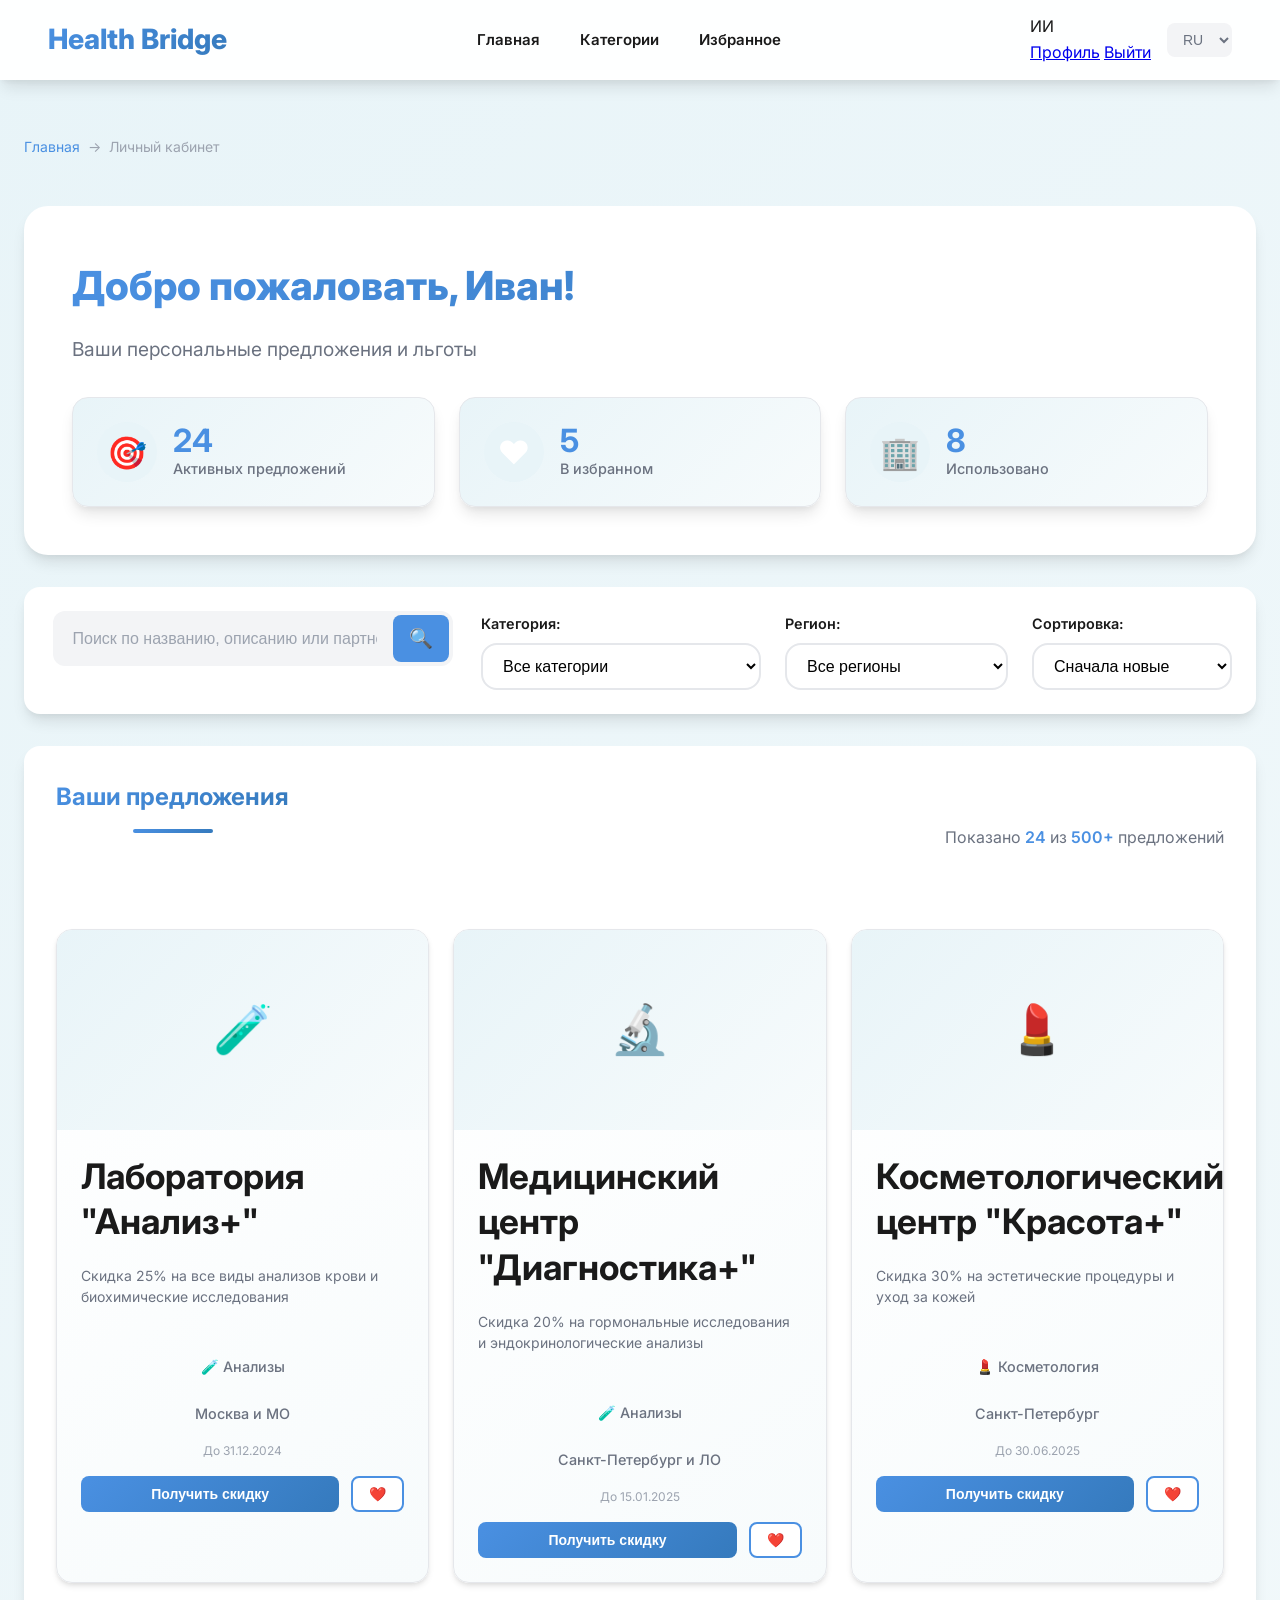
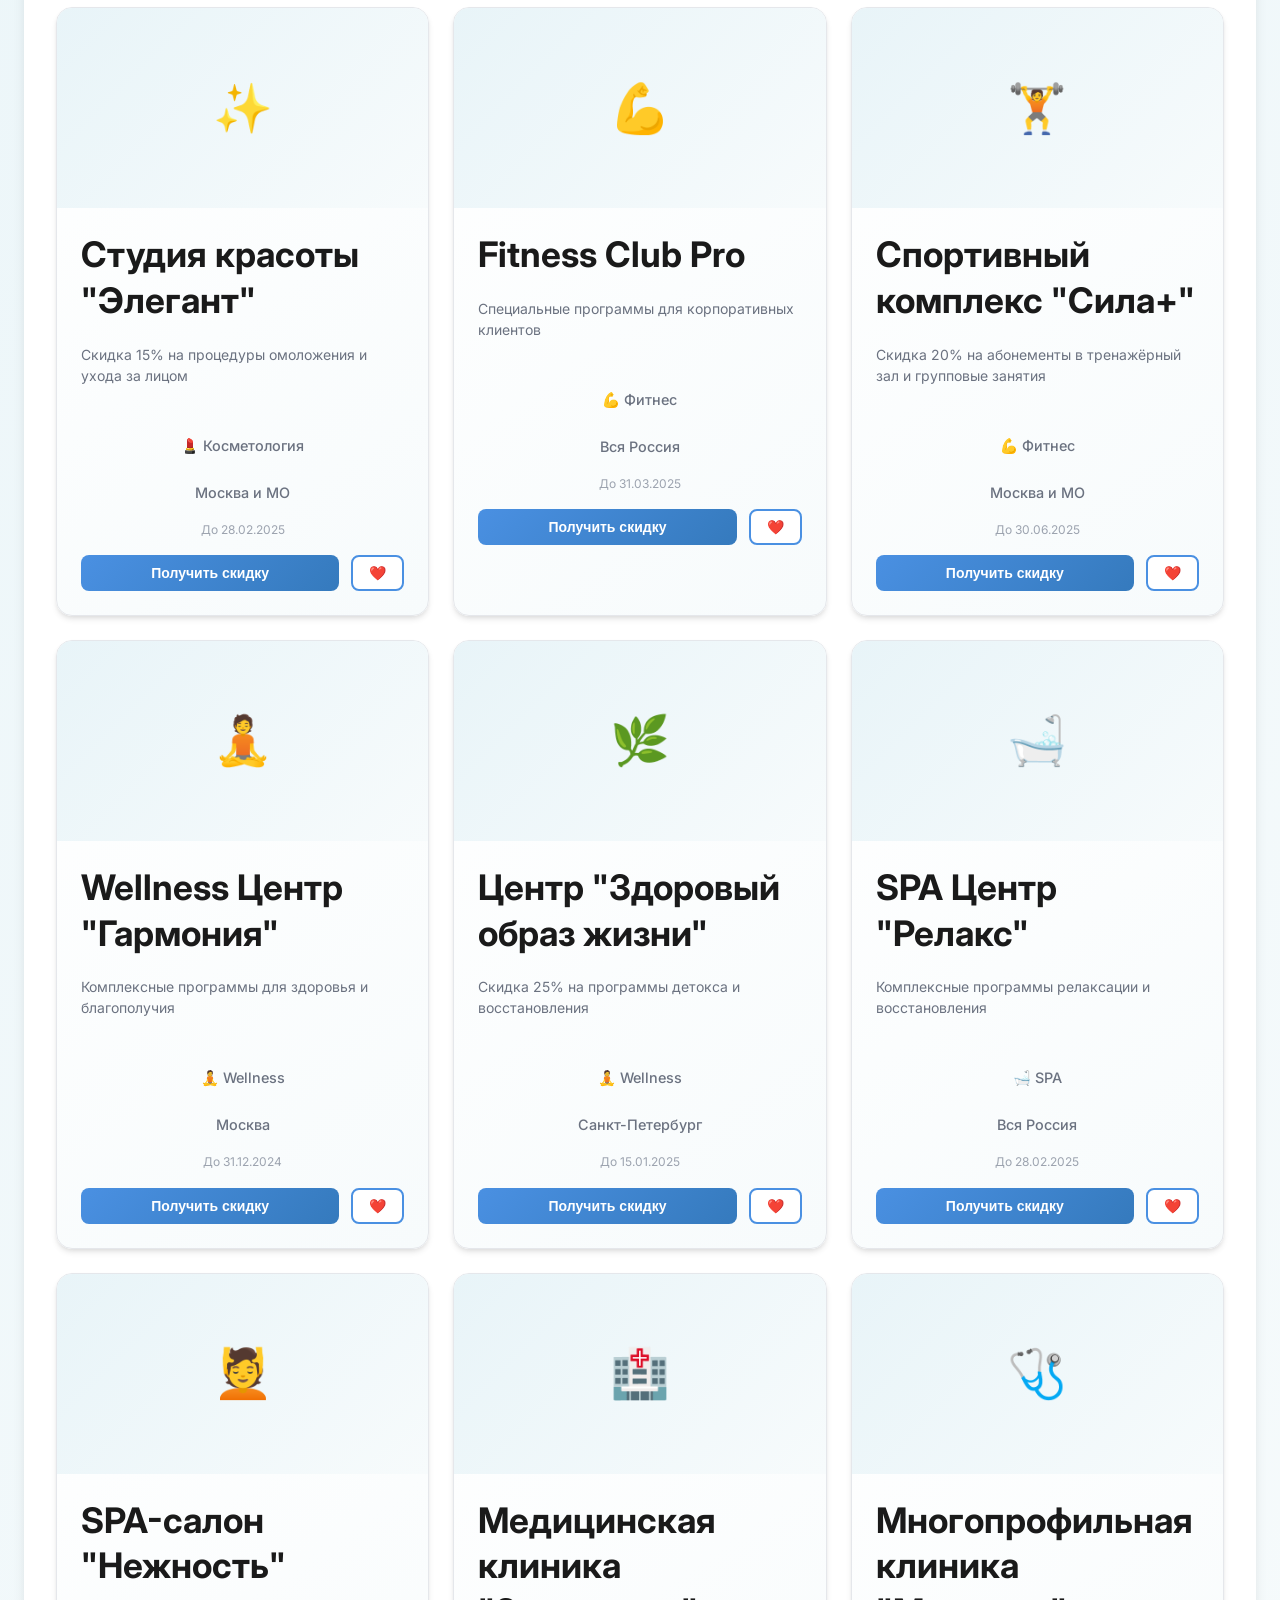
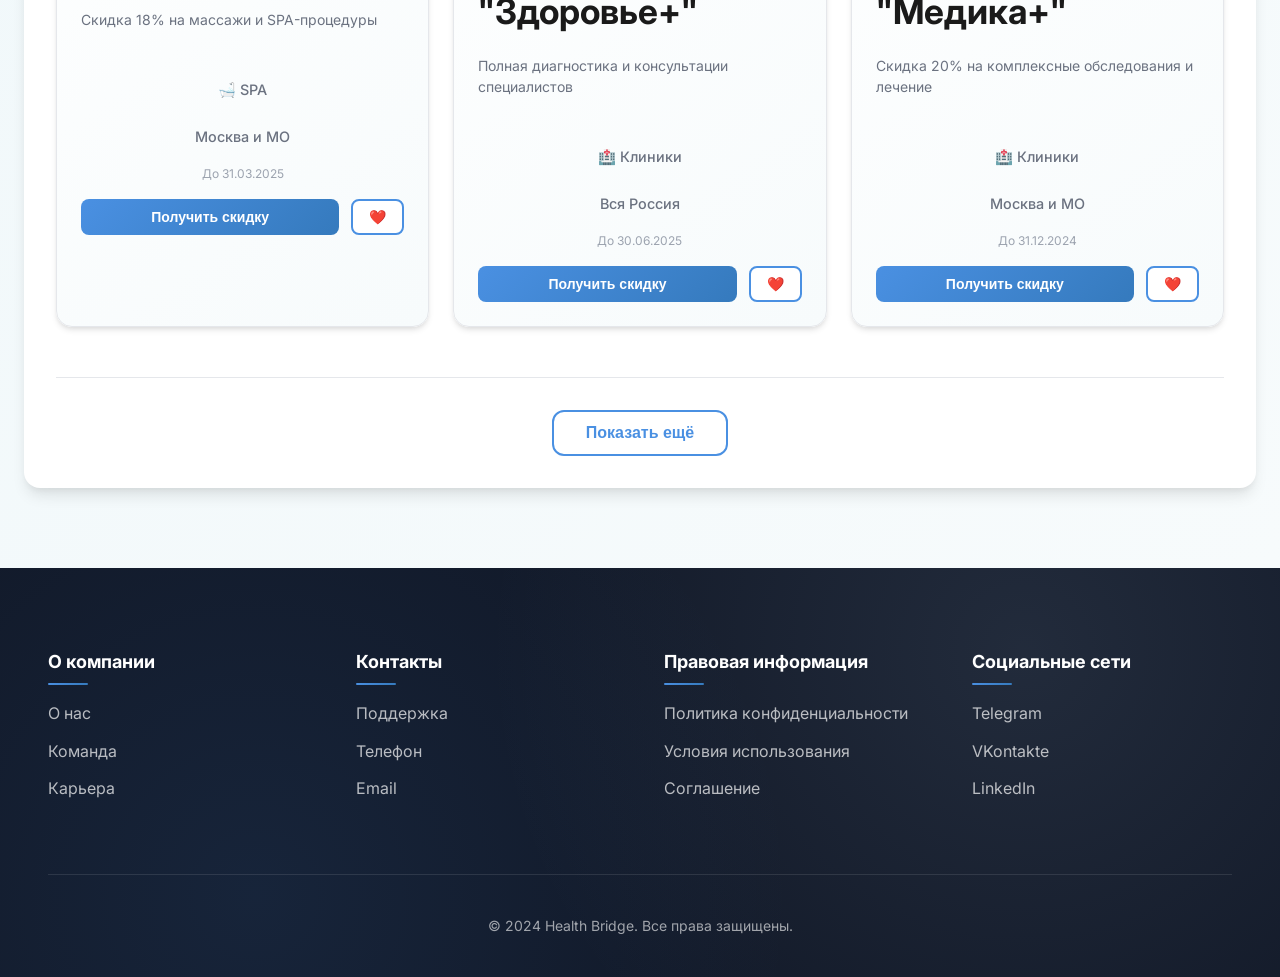
<file: pages/dashboard.html>
<!DOCTYPE html>
<html lang="ru">
<head>
    <meta charset="UTF-8">
    <meta name="viewport" content="width=device-width, initial-scale=1.0">
    <title>Личный кабинет - Health Bridge</title>
    <link href="https://fonts.googleapis.com/css2?family=Inter:wght@400;500;600;700&display=swap" rel="stylesheet">
    <link rel="stylesheet" href="../styles.css">
    <link rel="stylesheet" href="../pages-styles.css">
</head>
<body>
    
    <!-- Header -->
    <header class="header">
        <a href="dashboard.html" class="logo">Health Bridge</a>
        <nav class="nav">
            <a href="dashboard.html" class="active">Главная</a>
            <a href="category.html">Категории</a>
            <a href="favorites.html">Избранное</a>
        </nav>
        <div class="header-right">
            <div class="user-menu">
                <div class="user-avatar">
                    <span>ИИ</span>
                </div>
                <div class="user-dropdown">
                    <a href="profile.html">Профиль</a>
                    <a href="login.html">Выйти</a>
                </div>
            </div>
            <select class="language-selector">
                <option value="ru">RU</option>
                <option value="en">EN</option>
            </select>
        </div>
    </header>

    <!-- Dashboard Section -->
    <section class="dashboard-section">
        <div class="dashboard-container">
            <!-- Breadcrumbs -->
            <nav class="breadcrumbs">
                <a href="dashboard.html">Главная</a>
                <span>→</span>
                <span>Личный кабинет</span>
            </nav>

            <!-- Welcome Section -->
            <div class="welcome-section">
                <div class="welcome-content">
                    <h1 class="welcome-title">Добро пожаловать, Иван!</h1>
                    <p class="welcome-subtitle">Ваши персональные предложения и льготы</p>
                    <div class="user-stats">
                        <div class="stat-card">
                            <div class="stat-icon">🎯</div>
                            <div class="stat-info">
                                <div class="stat-number">24</div>
                                <div class="stat-label">Активных предложений</div>
                            </div>
                        </div>
                        <div class="stat-card">
                            <div class="stat-icon">❤️</div>
                            <div class="stat-info">
                                <div class="stat-number">5</div>
                                <div class="stat-label">В избранном</div>
                            </div>
                        </div>
                        <div class="stat-card">
                            <div class="stat-icon">🏢</div>
                            <div class="stat-info">
                                <div class="stat-number">8</div>
                                <div class="stat-label">Использовано</div>
                            </div>
                        </div>
                    </div>
                </div>
            </div>

            <!-- Filters and Search -->
            <div class="filters-section">
                <div class="search-bar">
                    <input type="text" class="search-input" placeholder="Поиск по названию, описанию или партнёру...">
                    <button class="search-btn">🔍</button>
                </div>
                <div class="filters-row">
                    <div class="filter-group">
                        <label class="filter-label">Категория:</label>
                        <select class="filter-select" id="categoryFilter">
                            <option value="">Все категории</option>
                            <option value="analyses">🧪 Анализы</option>
                            <option value="cosmetology">💄 Косметология</option>
                            <option value="fitness">💪 Фитнес</option>
                            <option value="wellness">🧘 Wellness</option>
                            <option value="spa">🛁 SPA</option>
                            <option value="clinics">🏥 Клиники</option>
                            <option value="dentistry">🦷 Стоматология</option>
                            <option value="ophthalmology">👁️ Офтальмология</option>
                            <option value="psychology">🧠 Психология</option>
                            <option value="nutrition">🥗 Питание</option>
                            <option value="rehabilitation">🏥 Реабилитация</option>
                            <option value="alternative">🌿 Альтернативная медицина</option>
                            <option value="pharmacy">💊 Аптеки</option>
                            <option value="diagnostics">🔬 Диагностика</option>
                            <option value="emergency">🚑 Скорая помощь</option>
                        </select>
                    </div>
                    <div class="filter-group">
                        <label class="filter-label">Регион:</label>
                        <select class="filter-select" id="regionFilter">
                            <option value="">Все регионы</option>
                            <option value="moscow">Москва и МО</option>
                            <option value="spb">Санкт-Петербург и ЛО</option>
                            <option value="central">Центральный ФО</option>
                            <option value="northwest">Северо-Западный ФО</option>
                            <option value="south">Южный ФО</option>
                            <option value="volga">Приволжский ФО</option>
                            <option value="ural">Уральский ФО</option>
                            <option value="siberia">Сибирский ФО</option>
                            <option value="far-east">Дальневосточный ФО</option>
                            <option value="all-russia">Вся Россия</option>
                        </select>
                    </div>
                    <div class="filter-group">
                        <label class="filter-label">Сортировка:</label>
                        <select class="filter-select" id="sortFilter">
                            <option value="newest">Сначала новые</option>
                            <option value="popular">Популярные</option>
                            <option value="discount">По размеру скидки</option>
                            <option value="expiry">По сроку действия</option>
                            <option value="alphabetical">По алфавиту</option>
                        </select>
                    </div>
                </div>
            </div>

            <!-- Offers Grid -->
            <div class="offers-section">
                <div class="offers-header">
                    <h2 class="section-title">Ваши предложения</h2>
                    <div class="results-info">
                        <span class="results-count">Показано <strong>24</strong> из <strong>500+</strong> предложений</span>
                    </div>
                </div>

                <div class="offers-grid">
                    <!-- Analyses Category Offers -->
                    <div class="offer-card" data-category="analyses" data-region="moscow" onclick="window.location.href='offer-detail.html?id=1'">
                        <div class="offer-image">🧪</div>
                        <div class="offer-content">
                            <h3 class="offer-title">Лаборатория "Анализ+"</h3>
                            <p class="offer-description">Скидка 25% на все виды анализов крови и биохимические исследования</p>
                            <div class="offer-meta">
                                <span class="offer-category">🧪 Анализы</span>
                                <span class="offer-region">Москва и МО</span>
                                <span class="offer-expiry">До 31.12.2024</span>
                            </div>
                            <div class="offer-actions">
                                <button class="btn-primary" onclick="event.stopPropagation(); getOfferDiscount(1)">Получить скидку</button>
                                <button class="btn-secondary" onclick="event.stopPropagation(); toggleOfferFavorite(1)">❤️</button>
                            </div>
                        </div>
                    </div>

                    <div class="offer-card" data-category="analyses" data-region="spb" onclick="window.location.href='offer-detail.html?id=2'">
                        <div class="offer-image">🔬</div>
                        <div class="offer-content">
                            <h3 class="offer-title">Медицинский центр "Диагностика+"</h3>
                            <p class="offer-description">Скидка 20% на гормональные исследования и эндокринологические анализы</p>
                            <div class="offer-meta">
                                <span class="offer-category">🧪 Анализы</span>
                                <span class="offer-region">Санкт-Петербург и ЛО</span>
                                <span class="offer-expiry">До 15.01.2025</span>
                            </div>
                            <div class="offer-actions">
                                <button class="btn-primary" onclick="event.stopPropagation(); getOfferDiscount(2)">Получить скидку</button>
                                <button class="btn-secondary" onclick="event.stopPropagation(); toggleOfferFavorite(2)">❤️</button>
                            </div>
                        </div>
                    </div>

                    <!-- Cosmetology Category Offers -->
                    <div class="offer-card" data-category="cosmetology" data-region="spb" onclick="window.location.href='offer-detail.html?id=3'">
                        <div class="offer-image">💄</div>
                        <div class="offer-content">
                            <h3 class="offer-title">Косметологический центр "Красота+"</h3>
                            <p class="offer-description">Скидка 30% на эстетические процедуры и уход за кожей</p>
                            <div class="offer-meta">
                                <span class="offer-category">💄 Косметология</span>
                                <span class="offer-region">Санкт-Петербург</span>
                                <span class="offer-expiry">До 30.06.2025</span>
                            </div>
                            <div class="offer-actions">
                                <button class="btn-primary" onclick="event.stopPropagation(); getOfferDiscount(3)">Получить скидку</button>
                                <button class="btn-secondary" onclick="event.stopPropagation(); toggleOfferFavorite(3)">❤️</button>
                            </div>
                        </div>
                    </div>

                    <div class="offer-card" data-category="cosmetology" data-region="moscow" onclick="window.location.href='offer-detail.html?id=4'">
                        <div class="offer-image">✨</div>
                        <div class="offer-content">
                            <h3 class="offer-title">Студия красоты "Элегант"</h3>
                            <p class="offer-description">Скидка 15% на процедуры омоложения и ухода за лицом</p>
                            <div class="offer-meta">
                                <span class="offer-category">💄 Косметология</span>
                                <span class="offer-region">Москва и МО</span>
                                <span class="offer-expiry">До 28.02.2025</span>
                            </div>
                            <div class="offer-actions">
                                <button class="btn-primary" onclick="event.stopPropagation(); getOfferDiscount(4)">Получить скидку</button>
                                <button class="btn-secondary" onclick="event.stopPropagation(); toggleOfferFavorite(4)">❤️</button>
                            </div>
                        </div>
                    </div>

                    <!-- Fitness Category Offers -->
                    <div class="offer-card" data-category="fitness" data-region="all-russia" onclick="window.location.href='offer-detail.html?id=5'">
                        <div class="offer-image">💪</div>
                        <div class="offer-content">
                            <h3 class="offer-title">Fitness Club Pro</h3>
                            <p class="offer-description">Специальные программы для корпоративных клиентов</p>
                            <div class="offer-meta">
                                <span class="offer-category">💪 Фитнес</span>
                                <span class="offer-region">Вся Россия</span>
                                <span class="offer-expiry">До 31.03.2025</span>
                            </div>
                            <div class="offer-actions">
                                <button class="btn-primary" onclick="event.stopPropagation(); getOfferDiscount(5)">Получить скидку</button>
                                <button class="btn-secondary" onclick="event.stopPropagation(); toggleOfferFavorite(5)">❤️</button>
                            </div>
                        </div>
                    </div>

                    <div class="offer-card" data-category="fitness" data-region="moscow" onclick="window.location.href='offer-detail.html?id=6'">
                        <div class="offer-image">🏋️</div>
                        <div class="offer-content">
                            <h3 class="offer-title">Спортивный комплекс "Сила+"</h3>
                            <p class="offer-description">Скидка 20% на абонементы в тренажёрный зал и групповые занятия</p>
                            <div class="offer-meta">
                                <span class="offer-category">💪 Фитнес</span>
                                <span class="offer-region">Москва и МО</span>
                                <span class="offer-expiry">До 30.06.2025</span>
                            </div>
                            <div class="offer-actions">
                                <button class="btn-primary" onclick="event.stopPropagation(); getOfferDiscount(6)">Получить скидку</button>
                                <button class="btn-secondary" onclick="event.stopPropagation(); toggleOfferFavorite(6)">❤️</button>
                            </div>
                        </div>
                    </div>

                    <!-- Wellness Category Offers -->
                    <div class="offer-card" data-category="wellness" data-region="moscow" onclick="window.location.href='offer-detail.html?id=7'">
                        <div class="offer-image">🧘</div>
                        <div class="offer-content">
                            <h3 class="offer-title">Wellness Центр "Гармония"</h3>
                            <p class="offer-description">Комплексные программы для здоровья и благополучия</p>
                            <div class="offer-meta">
                                <span class="offer-category">🧘 Wellness</span>
                                <span class="offer-region">Москва</span>
                                <span class="offer-expiry">До 31.12.2024</span>
                            </div>
                            <div class="offer-actions">
                                <button class="btn-primary" onclick="event.stopPropagation(); getOfferDiscount(7)">Получить скидку</button>
                                <button class="btn-secondary" onclick="event.stopPropagation(); toggleOfferFavorite(7)">❤️</button>
                            </div>
                        </div>
                    </div>

                    <div class="offer-card" data-category="wellness" data-region="spb" onclick="window.location.href='offer-detail.html?id=8'">
                        <div class="offer-image">🌿</div>
                        <div class="offer-content">
                            <h3 class="offer-title">Центр "Здоровый образ жизни"</h3>
                            <p class="offer-description">Скидка 25% на программы детокса и восстановления</p>
                            <div class="offer-meta">
                                <span class="offer-category">🧘 Wellness</span>
                                <span class="offer-region">Санкт-Петербург</span>
                                <span class="offer-expiry">До 15.01.2025</span>
                            </div>
                            <div class="offer-actions">
                                <button class="btn-primary" onclick="event.stopPropagation(); getOfferDiscount(8)">Получить скидку</button>
                                <button class="btn-secondary" onclick="event.stopPropagation(); toggleOfferFavorite(8)">❤️</button>
                            </div>
                        </div>
                    </div>

                    <!-- SPA Category Offers -->
                    <div class="offer-card" data-category="spa" data-region="all-russia" onclick="window.location.href='offer-detail.html?id=9'">
                        <div class="offer-image">🛁</div>
                        <div class="offer-content">
                            <h3 class="offer-title">SPA Центр "Релакс"</h3>
                            <p class="offer-description">Комплексные программы релаксации и восстановления</p>
                            <div class="offer-meta">
                                <span class="offer-category">🛁 SPA</span>
                                <span class="offer-region">Вся Россия</span>
                                <span class="offer-expiry">До 28.02.2025</span>
                            </div>
                            <div class="offer-actions">
                                <button class="btn-primary" onclick="event.stopPropagation(); getOfferDiscount(9)">Получить скидку</button>
                                <button class="btn-secondary" onclick="event.stopPropagation(); toggleOfferFavorite(9)">❤️</button>
                            </div>
                        </div>
                    </div>

                    <div class="offer-card" data-category="spa" data-region="moscow" onclick="window.location.href='offer-detail.html?id=10'">
                        <div class="offer-image">💆</div>
                        <div class="offer-content">
                            <h3 class="offer-title">SPA-салон "Нежность"</h3>
                            <p class="offer-description">Скидка 18% на массажи и SPA-процедуры</p>
                            <div class="offer-meta">
                                <span class="offer-category">🛁 SPA</span>
                                <span class="offer-region">Москва и МО</span>
                                <span class="offer-expiry">До 31.03.2025</span>
                            </div>
                            <div class="offer-actions">
                                <button class="btn-primary" onclick="event.stopPropagation(); getOfferDiscount(10)">Получить скидку</button>
                                <button class="btn-secondary" onclick="event.stopPropagation(); toggleOfferFavorite(10)">❤️</button>
                            </div>
                        </div>
                    </div>

                    <!-- Clinics Category Offers -->
                    <div class="offer-card" data-category="clinics" data-region="all-russia" onclick="window.location.href='offer-detail.html?id=11'">
                        <div class="offer-image">🏥</div>
                        <div class="offer-content">
                            <h3 class="offer-title">Медицинская клиника "Здоровье+"</h3>
                            <p class="offer-description">Полная диагностика и консультации специалистов</p>
                            <div class="offer-meta">
                                <span class="offer-category">🏥 Клиники</span>
                                <span class="offer-region">Вся Россия</span>
                                <span class="offer-expiry">До 30.06.2025</span>
                            </div>
                            <div class="offer-actions">
                                <button class="btn-primary" onclick="event.stopPropagation(); getOfferDiscount(11)">Получить скидку</button>
                                <button class="btn-secondary" onclick="event.stopPropagation(); toggleOfferFavorite(11)">❤️</button>
                            </div>
                        </div>
                    </div>

                    <div class="offer-card" data-category="clinics" data-region="moscow" onclick="window.location.href='offer-detail.html?id=12'">
                        <div class="offer-image">🩺</div>
                        <div class="offer-content">
                            <h3 class="offer-title">Многопрофильная клиника "Медика+"</h3>
                            <p class="offer-description">Скидка 20% на комплексные обследования и лечение</p>
                            <div class="offer-meta">
                                <span class="offer-category">🏥 Клиники</span>
                                <span class="offer-region">Москва и МО</span>
                                <span class="offer-expiry">До 31.12.2024</span>
                            </div>
                            <div class="offer-actions">
                                <button class="btn-primary" onclick="event.stopPropagation(); getOfferDiscount(12)">Получить скидку</button>
                                <button class="btn-secondary" onclick="event.stopPropagation(); toggleOfferFavorite(12)">❤️</button>
                            </div>
                        </div>
                    </div>
                </div>

                <!-- Load More Button -->
                <div class="load-more-section">
                    <button class="btn-load-more">Показать ещё</button>
                </div>
            </div>
        </div>
    </section>

    <!-- Footer -->
    <footer class="footer">
        <div class="footer-content">
            <div class="footer-section">
                <h3>О компании</h3>
                <a href="#">О нас</a>
                <a href="#">Команда</a>
                <a href="#">Карьера</a>
            </div>
            <div class="footer-section">
                <h3>Контакты</h3>
                <a href="#">Поддержка</a>
                <a href="#">Телефон</a>
                <a href="#">Email</a>
            </div>
            <div class="footer-section">
                <h3>Правовая информация</h3>
                <a href="#">Политика конфиденциальности</a>
                <a href="#">Условия использования</a>
                <a href="#">Соглашение</a>
            </div>
            <div class="footer-section">
                <h3>Социальные сети</h3>
                <a href="#">Telegram</a>
                <a href="#">VKontakte</a>
                <a href="#">LinkedIn</a>
            </div>
        </div>
        <div class="footer-bottom">
            <p>&copy; 2024 Health Bridge. Все права защищены.</p>
        </div>
    </footer>

    <script src="../script.js"></script>
    <script src="../pages-script.js"></script>
    <script>
        // Фильтрация предложений
        document.addEventListener('DOMContentLoaded', function() {
            const categoryFilter = document.getElementById('categoryFilter');
            const regionFilter = document.getElementById('regionFilter');
            const sortFilter = document.getElementById('sortFilter');
            const searchInput = document.querySelector('.search-input');
            const offerCards = document.querySelectorAll('.offer-card');
            const resultsCount = document.querySelector('.results-count');

            function filterOffers() {
                const categoryValue = categoryFilter.value;
                const regionValue = regionFilter.value;
                const searchValue = searchInput.value.toLowerCase();
                let visibleCount = 0;

                offerCards.forEach(card => {
                    const cardCategory = card.dataset.category;
                    const cardRegion = card.dataset.region;
                    const cardTitle = card.querySelector('.offer-title').textContent.toLowerCase();
                    const cardDescription = card.querySelector('.offer-description').textContent.toLowerCase();
                    const cardPartner = card.querySelector('.offer-title').textContent.toLowerCase();

                    const categoryMatch = !categoryValue || cardCategory === categoryValue;
                    const regionMatch = !regionValue || cardRegion === regionValue;
                    const searchMatch = !searchValue || 
                        cardTitle.includes(searchValue) || 
                        cardDescription.includes(searchValue) || 
                        cardPartner.includes(searchValue);

                    if (categoryMatch && regionMatch && searchMatch) {
                        card.style.display = 'block';
                        visibleCount++;
                    } else {
                        card.style.display = 'none';
                    }
                });

                resultsCount.innerHTML = `Показано <strong>${visibleCount}</strong> из <strong>200+</strong> предложений`;
            }

            categoryFilter.addEventListener('change', filterOffers);
            regionFilter.addEventListener('change', filterOffers);
            sortFilter.addEventListener('change', filterOffers);
            searchInput.addEventListener('input', filterOffers);
        });

        // Функции для работы с предложениями
        function getOfferDiscount(offerId) {
            // Здесь будет логика получения промокода
            showToast('Промокод скопирован в буфер обмена!', 'success');
        }

        function toggleOfferFavorite(offerId) {
            // Здесь будет логика добавления в избранное
            showToast('Добавлено в избранное!', 'success');
        }

        function showToast(message, type) {
            // Простая реализация уведомлений
            const toast = document.createElement('div');
            toast.className = `toast toast-${type}`;
            toast.textContent = message;
            toast.style.cssText = `
                position: fixed;
                top: 20px;
                right: 20px;
                background: ${type === 'success' ? '#10B981' : '#EF4444'};
                color: white;
                padding: 12px 24px;
                border-radius: 8px;
                z-index: 1000;
                font-weight: 500;
            `;
            document.body.appendChild(toast);
            setTimeout(() => {
                document.body.removeChild(toast);
            }, 3000);
        }
    </script>
</body>
</html>
</file>
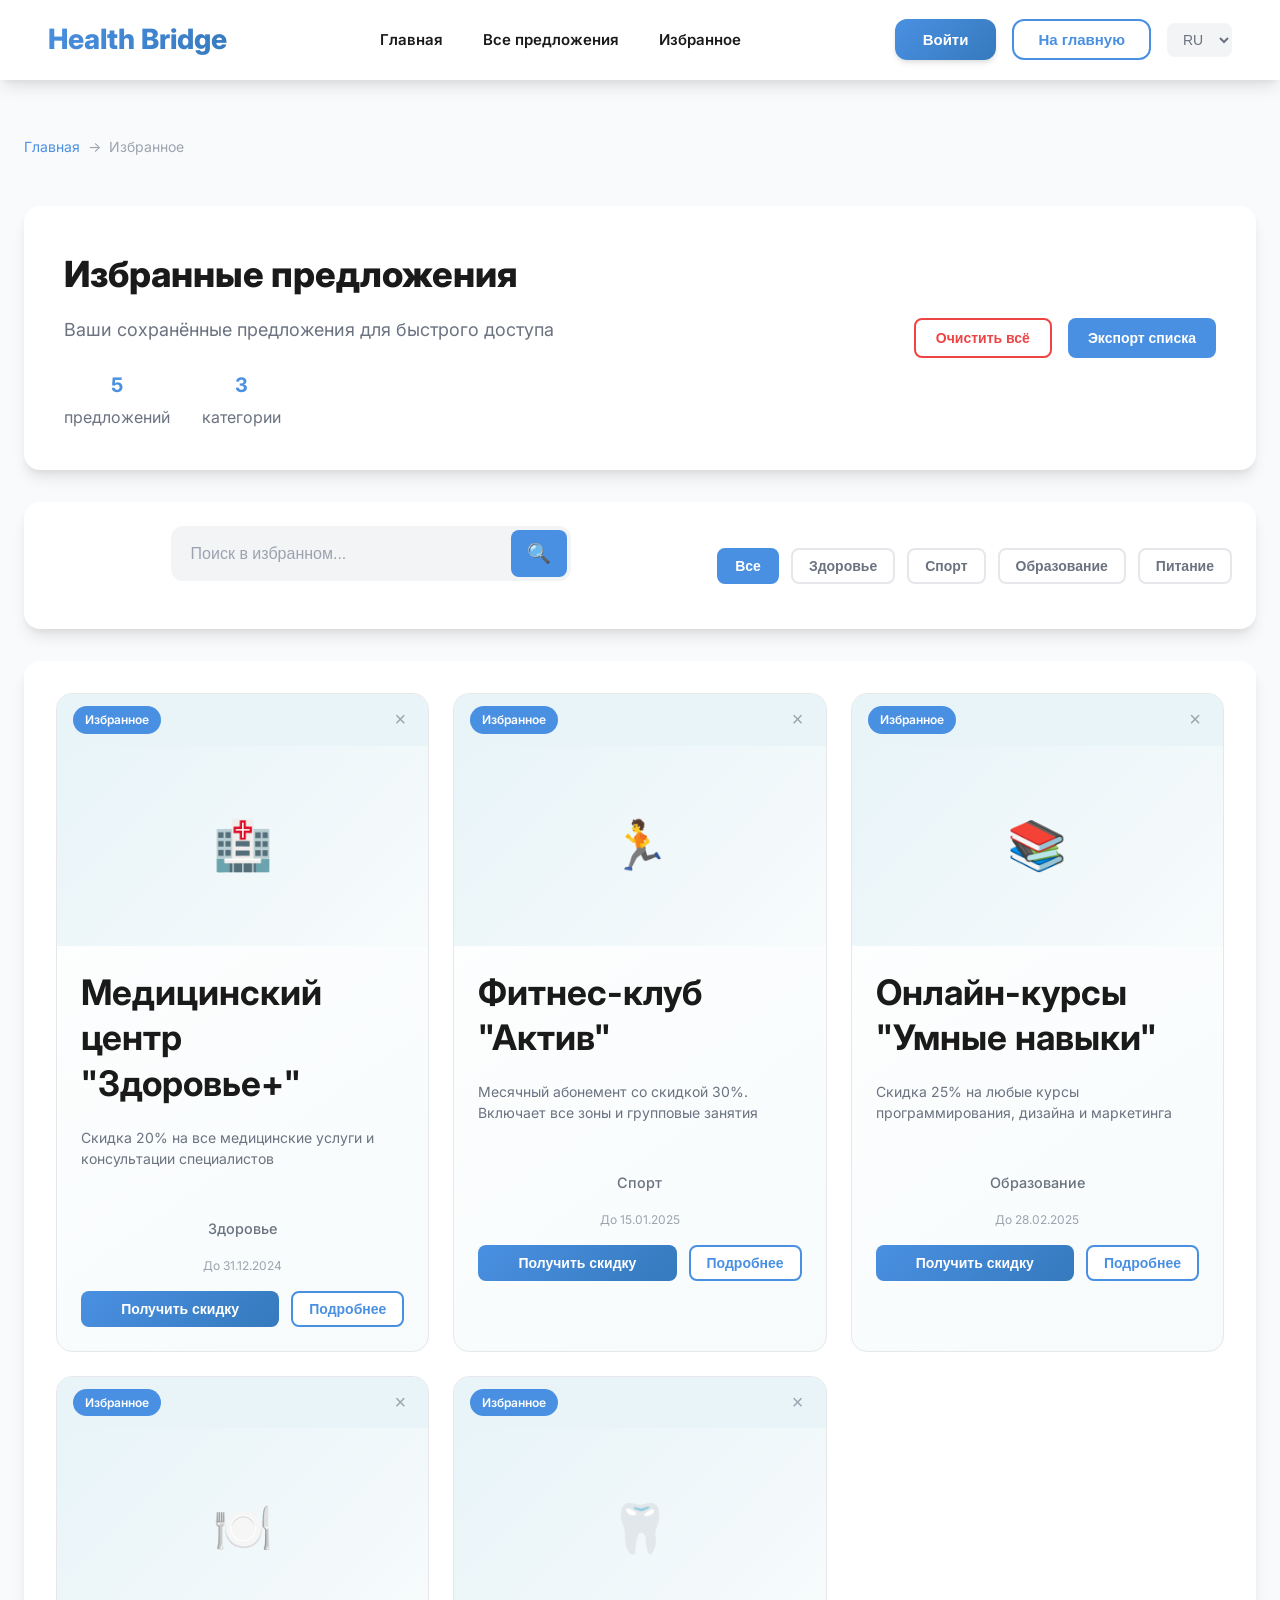
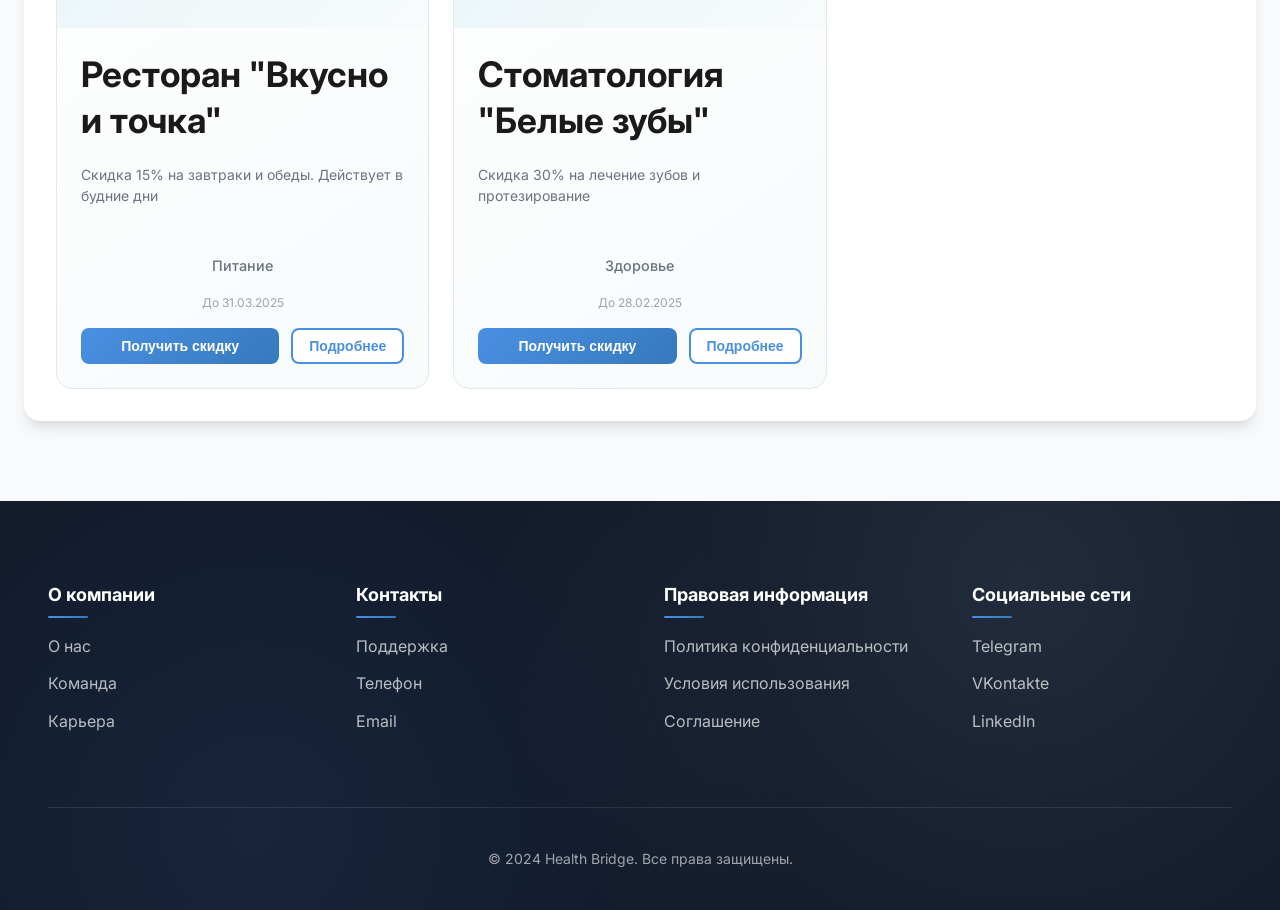
<file: pages/favorites.html>
<!DOCTYPE html>
<html lang="ru">
<head>
    <meta charset="UTF-8">
    <meta name="viewport" content="width=device-width, initial-scale=1.0">
    <title>Избранное - Health Bridge</title>
    <link href="https://fonts.googleapis.com/css2?family=Inter:wght@400;500;600;700&display=swap" rel="stylesheet">
    <link rel="stylesheet" href="../styles.css">
    <link rel="stylesheet" href="../pages-styles.css">
</head>
<body>
    
    </div>

    <!-- Header -->
    <header class="header">
        <a href="main.html" class="logo">Health Bridge</a>
        <nav class="nav">
            <a href="main.html">Главная</a>
            <a href="all-offers.html">Все предложения</a>
            <a href="favorites.html" class="active">Избранное</a>
        </nav>
        <div class="header-right">
            <button class="btn-login">Войти</button>
            <button class="btn-register" onclick="window.location.href='main.html'">На главную</button>
            <select class="language-selector">
                <option value="ru">RU</option>
                <option value="en">EN</option>
            </select>
        </div>
    </header>

    <!-- Favorites Section -->
    <section class="favorites-section">
        <div class="favorites-container">
            <!-- Breadcrumbs -->
            <nav class="breadcrumbs">
                <a href="main.html">Главная</a>
                <span>→</span>
                <span>Избранное</span>
            </nav>

            <!-- Favorites Header -->
            <div class="favorites-header">
                <div class="favorites-info">
                    <h1 class="favorites-title">Избранные предложения</h1>
                    <p class="favorites-description">Ваши сохранённые предложения для быстрого доступа</p>
                    <div class="favorites-stats">
                        <span class="stat-item">
                            <strong>5</strong> предложений
                        </span>
                        <span class="stat-item">
                            <strong>3</strong> категории
                        </span>
                    </div>
                </div>
                <div class="favorites-actions">
                    <button class="btn-clear-all" onclick="clearAllFavorites()">Очистить всё</button>
                    <button class="btn-export-favorites">Экспорт списка</button>
                </div>
            </div>

            <!-- Filters -->
            <div class="filters-section">
                <div class="search-bar">
                    <input type="text" class="search-input" placeholder="Поиск в избранном...">
                    <button class="search-btn">🔍</button>
                </div>
                <div class="filter-buttons">
                    <button class="filter-btn active" data-filter="all">Все</button>
                    <button class="filter-btn" data-filter="health">Здоровье</button>
                    <button class="filter-btn" data-filter="sport">Спорт</button>
                    <button class="filter-btn" data-filter="education">Образование</button>
                    <button class="filter-btn" data-filter="food">Питание</button>
                </div>
            </div>

            <!-- Favorites Grid -->
            <div class="favorites-content">
                <div class="favorites-grid">
                    <div class="favorite-card" data-category="health">
                        <div class="favorite-header">
                            <div class="favorite-badge">Избранное</div>
                            <button class="btn-remove-favorite" onclick="removeFromFavorites(1)">×</button>
                        </div>
                        <div class="offer-image">🏥</div>
                        <div class="offer-content">
                            <h3 class="offer-title">Медицинский центр "Здоровье+"</h3>
                            <p class="offer-description">Скидка 20% на все медицинские услуги и консультации специалистов</p>
                            <div class="offer-meta">
                                <span class="offer-category">Здоровье</span>
                                <span class="offer-expiry">До 31.12.2024</span>
                            </div>
                            <div class="offer-actions">
                                <button class="btn-primary" onclick="getOfferDiscount(1)">Получить скидку</button>
                                <button class="btn-secondary" onclick="window.location.href='offer-detail-public.html'">Подробнее</button>
                            </div>
                        </div>
                    </div>

                    <div class="favorite-card" data-category="sport">
                        <div class="favorite-header">
                            <div class="favorite-badge">Избранное</div>
                            <button class="btn-remove-favorite" onclick="removeFromFavorites(2)">×</button>
                        </div>
                        <div class="offer-image">🏃</div>
                        <div class="offer-content">
                            <h3 class="offer-title">Фитнес-клуб "Актив"</h3>
                            <p class="offer-description">Месячный абонемент со скидкой 30%. Включает все зоны и групповые занятия</p>
                            <div class="offer-meta">
                                <span class="offer-category">Спорт</span>
                                <span class="offer-expiry">До 15.01.2025</span>
                            </div>
                            <div class="offer-actions">
                                <button class="btn-primary" onclick="getOfferDiscount(2)">Получить скидку</button>
                                <button class="btn-secondary" onclick="window.location.href='offer-detail-public.html'">Подробнее</button>
                            </div>
                        </div>
                    </div>

                    <div class="favorite-card" data-category="education">
                        <div class="favorite-header">
                            <div class="favorite-badge">Избранное</div>
                            <button class="btn-remove-favorite" onclick="removeFromFavorites(3)">×</button>
                        </div>
                        <div class="offer-image">📚</div>
                        <div class="offer-content">
                            <h3 class="offer-title">Онлайн-курсы "Умные навыки"</h3>
                            <p class="offer-description">Скидка 25% на любые курсы программирования, дизайна и маркетинга</p>
                            <div class="offer-meta">
                                <span class="offer-category">Образование</span>
                                <span class="offer-expiry">До 28.02.2025</span>
                            </div>
                            <div class="offer-actions">
                                <button class="btn-primary" onclick="getOfferDiscount(3)">Получить скидку</button>
                                <button class="btn-secondary" onclick="window.location.href='offer-detail-public.html'">Подробнее</button>
                            </div>
                        </div>
                    </div>

                    <div class="favorite-card" data-category="food">
                        <div class="favorite-header">
                            <div class="favorite-badge">Избранное</div>
                            <button class="btn-remove-favorite" onclick="removeFromFavorites(4)">×</button>
                        </div>
                        <div class="offer-image">🍽️</div>
                        <div class="offer-content">
                            <h3 class="offer-title">Ресторан "Вкусно и точка"</h3>
                            <p class="offer-description">Скидка 15% на завтраки и обеды. Действует в будние дни</p>
                            <div class="offer-meta">
                                <span class="offer-category">Питание</span>
                                <span class="offer-expiry">До 31.03.2025</span>
                            </div>
                            <div class="offer-actions">
                                <button class="btn-primary" onclick="getOfferDiscount(4)">Получить скидку</button>
                                <button class="btn-secondary" onclick="window.location.href='offer-detail-public.html'">Подробнее</button>
                            </div>
                        </div>
                    </div>

                    <div class="favorite-card" data-category="health">
                        <div class="favorite-header">
                            <div class="favorite-badge">Избранное</div>
                            <button class="btn-remove-favorite" onclick="removeFromFavorites(5)">×</button>
                        </div>
                        <div class="offer-image">🦷</div>
                        <div class="offer-content">
                            <h3 class="offer-title">Стоматология "Белые зубы"</h3>
                            <p class="offer-description">Скидка 30% на лечение зубов и протезирование</p>
                            <div class="offer-meta">
                                <span class="offer-category">Здоровье</span>
                                <span class="offer-expiry">До 28.02.2025</span>
                            </div>
                            <div class="offer-actions">
                                <button class="btn-primary" onclick="getOfferDiscount(5)">Получить скидку</button>
                                <button class="btn-secondary" onclick="window.location.href='offer-detail-public.html'">Подробнее</button>
                            </div>
                        </div>
                    </div>
                </div>

                <!-- Empty State -->
                <div class="empty-favorites" style="display: none;">
                    <div class="empty-icon">❤️</div>
                    <h3>Избранное пусто</h3>
                    <p>Добавьте предложения в избранное, чтобы быстро к ним вернуться</p>
                    <button class="btn-browse-offers" onclick="window.location.href='all-offers.html'">Посмотреть предложения</button>
                </div>
            </div>
        </div>
    </section>

    <!-- Footer -->
    <footer class="footer">
        <div class="footer-content">
            <div class="footer-section">
                <h3>О компании</h3>
                <a href="#">О нас</a>
                <a href="#">Команда</a>
                <a href="#">Карьера</a>
            </div>
            <div class="footer-section">
                <h3>Контакты</h3>
                <a href="#">Поддержка</a>
                <a href="#">Телефон</a>
                <a href="#">Email</a>
            </div>
            <div class="footer-section">
                <h3>Правовая информация</h3>
                <a href="#">Политика конфиденциальности</a>
                <a href="#">Условия использования</a>
                <a href="#">Соглашение</a>
            </div>
            <div class="footer-section">
                <h3>Социальные сети</h3>
                <a href="#">Telegram</a>
                <a href="#">VKontakte</a>
                <a href="#">LinkedIn</a>
            </div>
        </div>
        <div class="footer-bottom">
            <p>&copy; 2024 Health Bridge. Все права защищены.</p>
        </div>
    </footer>

    <script src="../script.js"></script>
    <script src="../pages-script.js"></script>
</body>
</html>
</file>
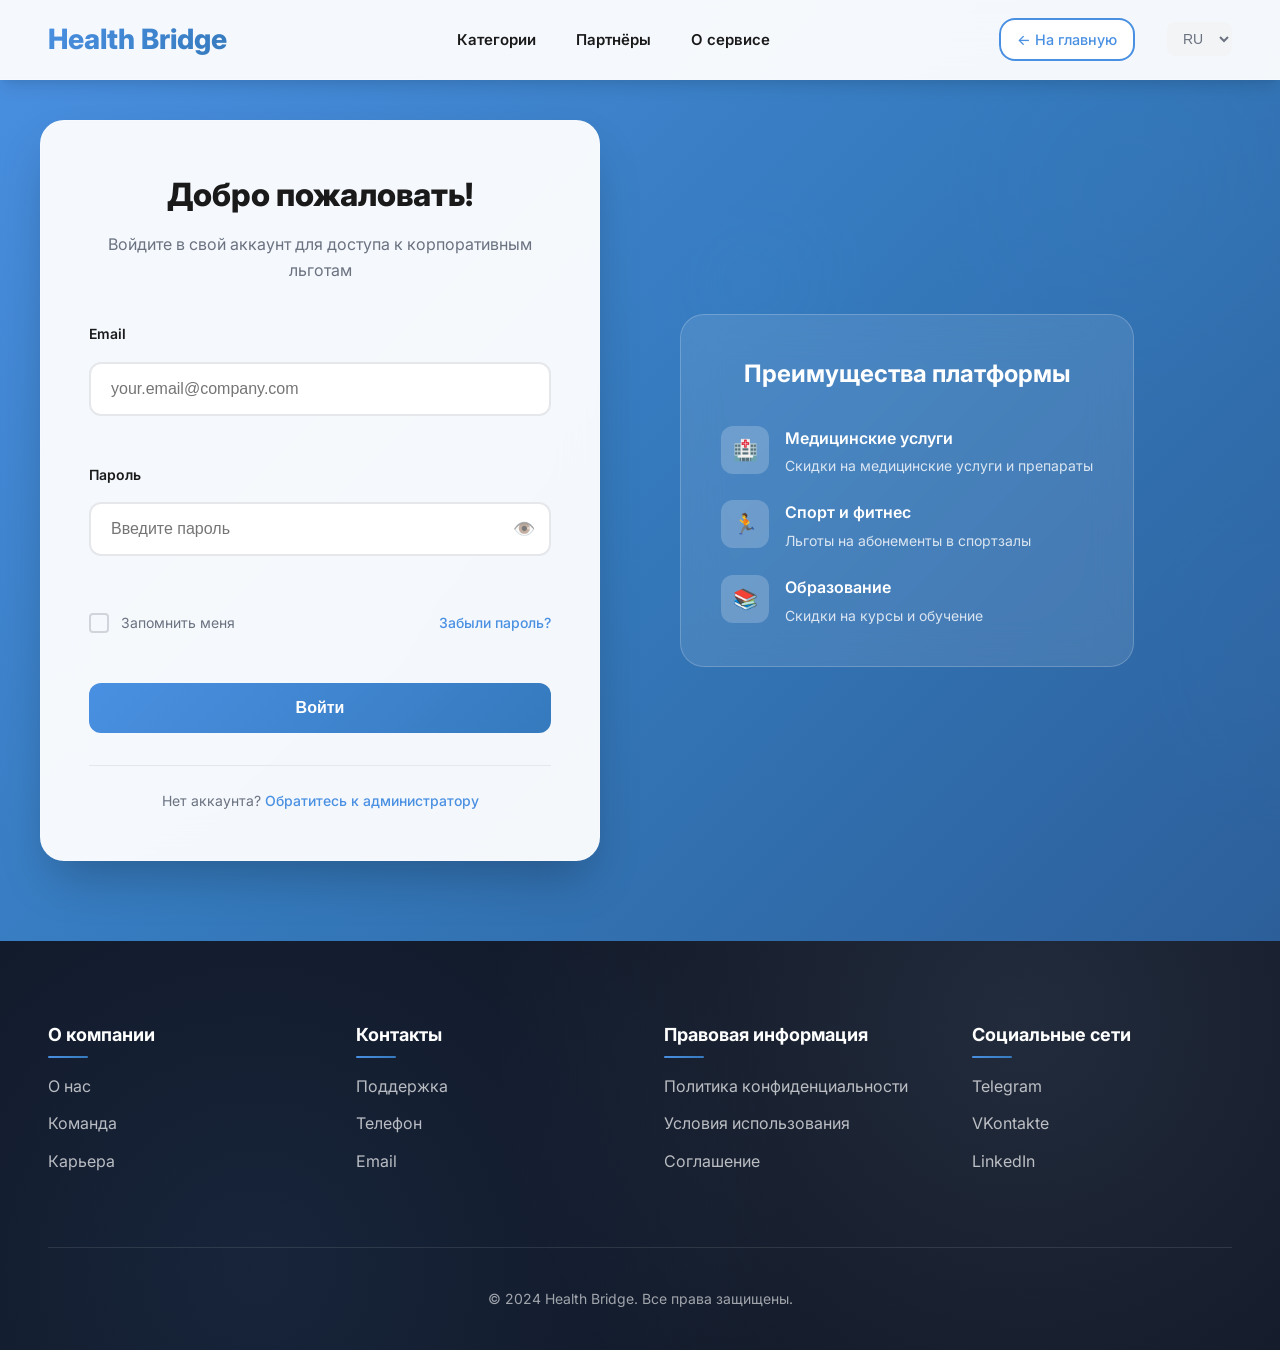
<file: pages/login.html>
<!DOCTYPE html>
<html lang="ru">
<head>
    <meta charset="UTF-8">
    <meta name="viewport" content="width=device-width, initial-scale=1.0">
    <title>Вход в систему - Health Bridge</title>
    <link href="https://fonts.googleapis.com/css2?family=Inter:wght@400;500;600;700&display=swap" rel="stylesheet">
    <link rel="stylesheet" href="../styles.css">
    <link rel="stylesheet" href="../pages-styles.css">
</head>
<body>

    <!-- Header -->
    <header class="header">
        <a href="main.html" class="logo">Health Bridge</a>
        <nav class="nav">
            <a href="main.html#categories">Категории</a>
            <a href="main.html#partners">Партнёры</a>
            <a href="main.html#about">О сервисе</a>
        </nav>
        <div class="header-right">
            <a href="main.html" class="btn-back">← На главную</a>
            <select class="language-selector">
                <option value="ru">RU</option>
                <option value="en">EN</option>
            </select>
        </div>
    </header>

    <!-- Login Section -->
    <section class="login-section">
        <div class="login-container">
            <div class="login-card">
                <div class="login-header">
                    <h1>Добро пожаловать!</h1>
                    <p>Войдите в свой аккаунт для доступа к корпоративным льготам</p>
                </div>

                <form class="login-form" id="loginForm">
                    <div class="form-group">
                        <label for="email">Email</label>
                        <input type="email" id="email" name="email" required placeholder="your.email@company.com">
                    </div>

                    <div class="form-group">
                        <label for="password">Пароль</label>
                        <div class="password-input">
                            <input type="password" id="password" name="password" required placeholder="Введите пароль">
                            <button type="button" class="password-toggle" id="passwordToggle">
                                <span class="eye-icon">👁️</span>
                            </button>
                        </div>
                    </div>

                    <div class="form-options">
                        <label class="checkbox-label">
                            <input type="checkbox" id="rememberMe">
                            <span class="checkmark"></span>
                            Запомнить меня
                        </label>
                        <a href="#" class="forgot-password" id="forgotPasswordLink">Забыли пароль?</a>
                    </div>

                    <button type="submit" class="btn-login-submit">
                        <span class="btn-text">Войти</span>
                        <span class="btn-loader" style="display: none;">⏳</span>
                    </button>
                </form>

                <div class="login-footer">
                    <p>Нет аккаунта? <a href="#" class="register-link">Обратитесь к администратору</a></p>
                </div>
            </div>

            <div class="login-info">
                <div class="info-card">
                    <h3>Преимущества платформы</h3>
                    <ul class="benefits-list">
                        <li>
                            <div class="benefit-icon">🏥</div>
                            <div class="benefit-text">
                                <h4>Медицинские услуги</h4>
                                <p>Скидки на медицинские услуги и препараты</p>
                            </div>
                        </li>
                        <li>
                            <div class="benefit-icon">🏃</div>
                            <div class="benefit-text">
                                <h4>Спорт и фитнес</h4>
                                <p>Льготы на абонементы в спортзалы</p>
                            </div>
                        </li>
                        <li>
                            <div class="benefit-icon">📚</div>
                            <div class="benefit-text">
                                <h4>Образование</h4>
                                <p>Скидки на курсы и обучение</p>
                            </div>
                        </li>
                    </ul>
                </div>
            </div>
        </div>
    </section>

    <!-- Footer -->
    <footer class="footer">
        <div class="footer-content">
            <div class="footer-section">
                <h3>О компании</h3>
                <a href="#">О нас</a>
                <a href="#">Команда</a>
                <a href="#">Карьера</a>
            </div>
            <div class="footer-section">
                <h3>Контакты</h3>
                <a href="#">Поддержка</a>
                <a href="#">Телефон</a>
                <a href="#">Email</a>
            </div>
            <div class="footer-section">
                <h3>Правовая информация</h3>
                <a href="#">Политика конфиденциальности</a>
                <a href="#">Условия использования</a>
                <a href="#">Соглашение</a>
            </div>
            <div class="footer-section">
                <h3>Социальные сети</h3>
                <a href="#">Telegram</a>
                <a href="#">VKontakte</a>
                <a href="#">LinkedIn</a>
            </div>
        </div>
        <div class="footer-bottom">
            <p>&copy; 2024 Health Bridge. Все права защищены.</p>
        </div>
    </footer>

    <script src="../script.js"></script>
    <!-- Password Reset Modal -->
    <div class="modal" id="passwordResetModal">
        <div class="modal-content">
            <div class="modal-header">
                <h2>Восстановление пароля</h2>
                <button class="modal-close">&times;</button>
            </div>
            <form class="password-reset-form" id="passwordResetForm">
                <div class="form-group">
                    <label for="resetEmail">Email для восстановления</label>
                    <input type="email" id="resetEmail" name="resetEmail" required placeholder="Введите ваш email">
                </div>
                <div class="form-actions">
                    <button type="button" class="btn-cancel">Отмена</button>
                    <button type="submit" class="btn-submit">Отправить инструкции</button>
                </div>
            </form>
        </div>
    </div>

    <script src="../pages-script.js"></script>
</body>
</html>
</file>
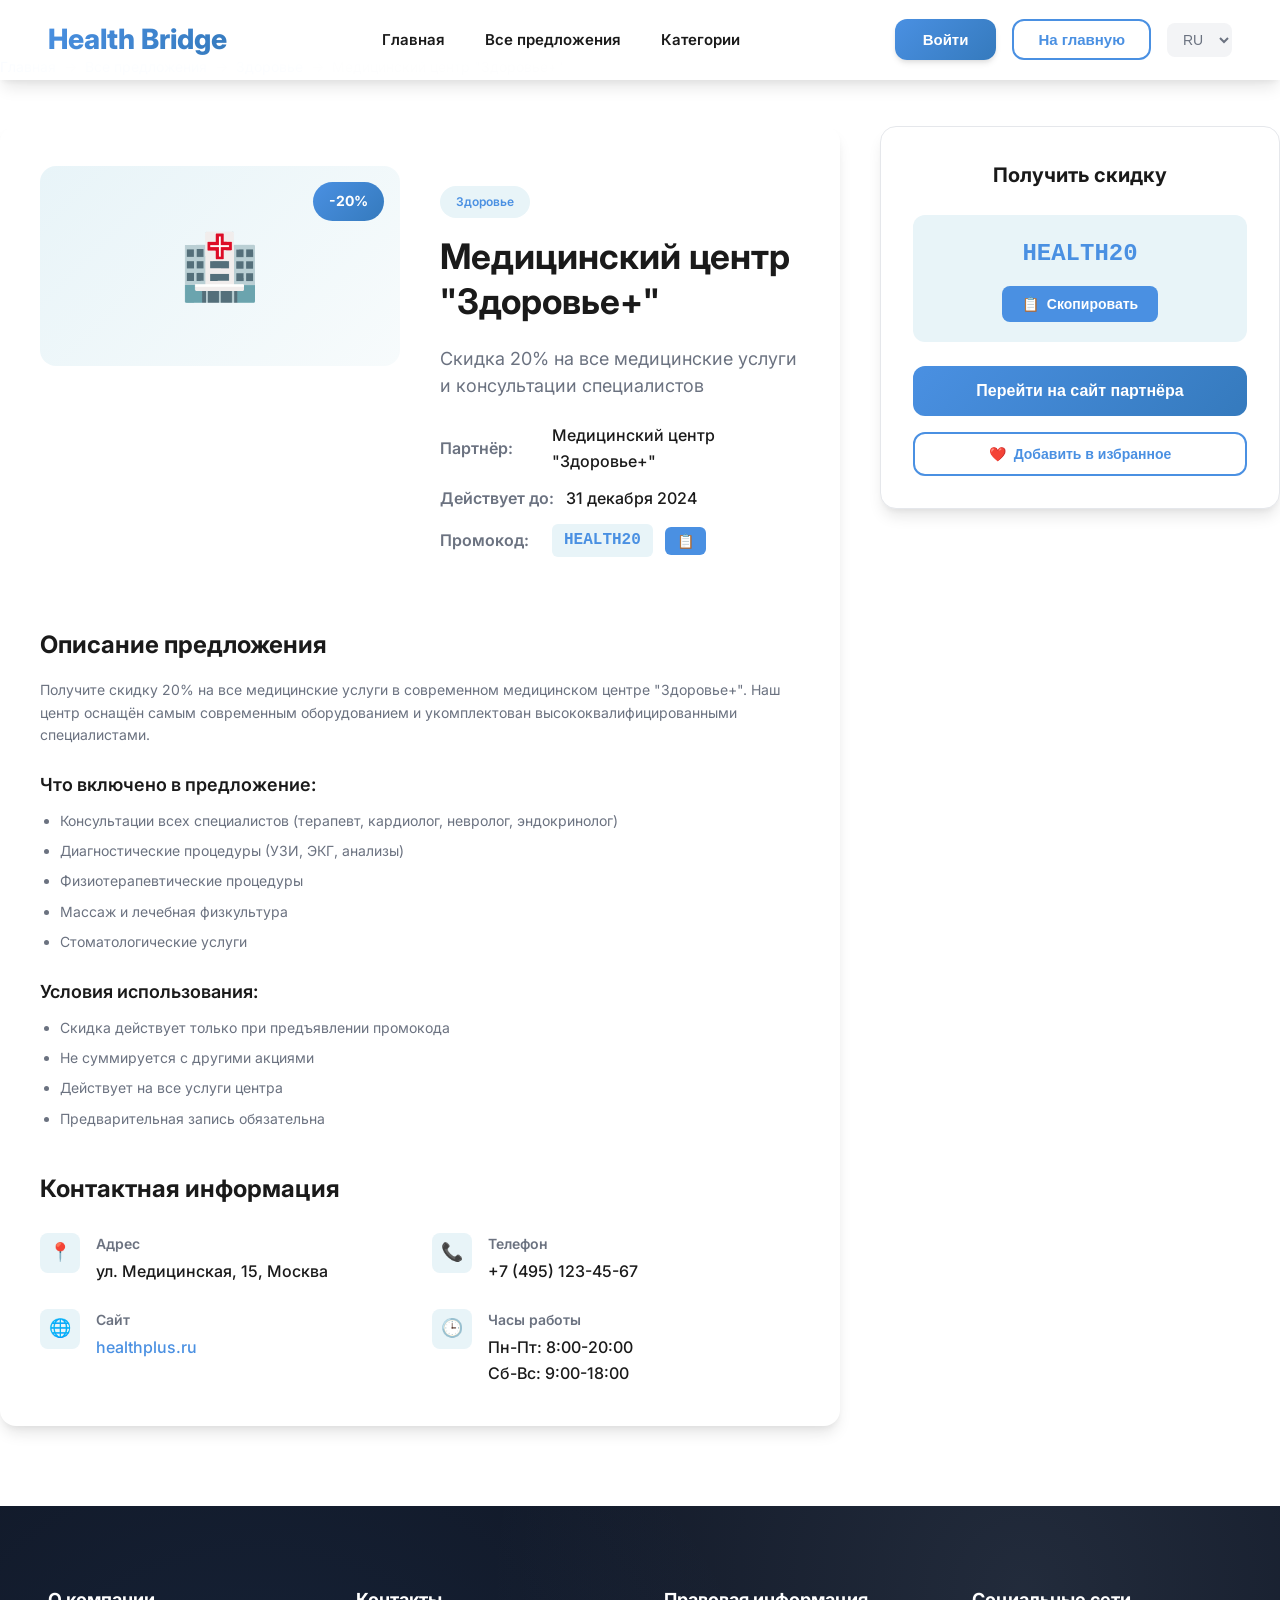
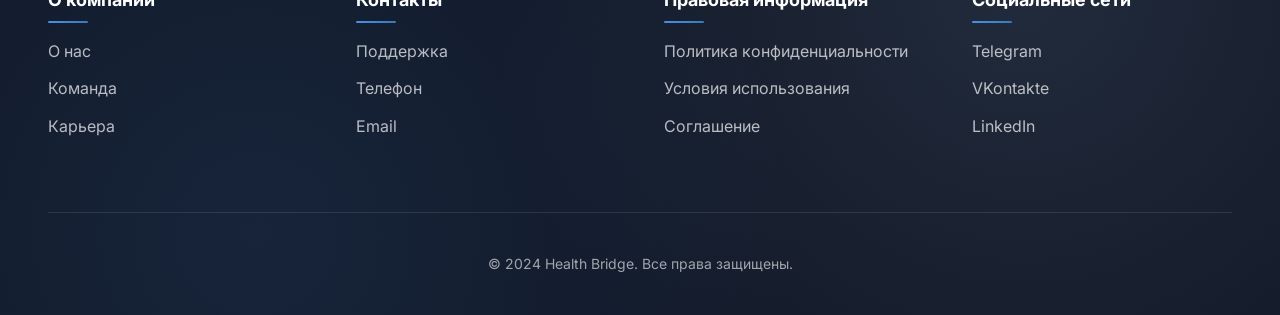
<file: pages/offer-detail.html>
<!DOCTYPE html>
<html lang="ru">
<head>
    <meta charset="UTF-8">
    <meta name="viewport" content="width=device-width, initial-scale=1.0">
    <title>Медицинский центр "Здоровье+" - Health Bridge</title>
    <link href="https://fonts.googleapis.com/css2?family=Inter:wght@400;500;600;700&display=swap" rel="stylesheet">
    <link rel="stylesheet" href="../styles.css">
    <link rel="stylesheet" href="../pages-styles.css">
</head>
<body>

    <!-- Header -->
    <header class="header">
        <a href="main.html" class="logo">Health Bridge</a>
        <nav class="nav">
            <a href="main.html">Главная</a>
            <a href="all-offers.html">Все предложения</a>
            <a href="category.html">Категории</a>
        </nav>
        <div class="header-right">
            <button class="btn-login">Войти</button>
            <button class="btn-register" onclick="window.location.href='main.html'">На главную</button>
            <select class="language-selector">
                <option value="ru">RU</option>
                <option value="en">EN</option>
            </select>
        </div>
    </header>

    <!-- Offer Detail Section -->
    <section class="offer-detail-section">
        <div class="offer-detail-container">
            <!-- Breadcrumbs -->
            <nav class="breadcrumbs">
                <a href="main.html">Главная</a>
                <span>→</span>
                <a href="all-offers.html">Все предложения</a>
                <span>→</span>
                <a href="category.html">Здоровье</a>
                <span>→</span>
                <span>Медицинский центр "Здоровье+"</span>
            </nav>

            <div class="offer-detail-grid">
                <!-- Main Content -->
                <main class="offer-detail-main">
                    <!-- Offer Header -->
                    <div class="offer-header">
                        <div class="offer-image-large">
                            <div class="offer-image-placeholder">🏥</div>
                            <div class="offer-badge">-20%</div>
                        </div>
                        <div class="offer-info">
                            <div class="offer-category-badge">Здоровье</div>
                            <h1 class="offer-title">Медицинский центр "Здоровье+"</h1>
                            <p class="offer-subtitle">Скидка 20% на все медицинские услуги и консультации специалистов</p>
                            
                            <div class="offer-meta-info">
                                <div class="meta-item">
                                    <span class="meta-label">Партнёр:</span>
                                    <span class="meta-value">Медицинский центр "Здоровье+"</span>
                                </div>
                                <div class="meta-item">
                                    <span class="meta-label">Действует до:</span>
                                    <span class="meta-value">31 декабря 2024</span>
                                </div>
                                <div class="meta-item">
                                    <span class="meta-label">Промокод:</span>
                                    <span class="meta-value promo-code">HEALTH20</span>
                                    <button class="copy-btn" onclick="copyPromoCode()">📋</button>
                                </div>
                            </div>
                        </div>
                    </div>

                    <!-- Offer Description -->
                    <div class="offer-description">
                        <h2>Описание предложения</h2>
                        <p>Получите скидку 20% на все медицинские услуги в современном медицинском центре "Здоровье+". Наш центр оснащён самым современным оборудованием и укомплектован высококвалифицированными специалистами.</p>
                        
                        <h3>Что включено в предложение:</h3>
                        <ul>
                            <li>Консультации всех специалистов (терапевт, кардиолог, невролог, эндокринолог)</li>
                            <li>Диагностические процедуры (УЗИ, ЭКГ, анализы)</li>
                            <li>Физиотерапевтические процедуры</li>
                            <li>Массаж и лечебная физкультура</li>
                            <li>Стоматологические услуги</li>
                        </ul>

                        <h3>Условия использования:</h3>
                        <ul>
                            <li>Скидка действует только при предъявлении промокода</li>
                            <li>Не суммируется с другими акциями</li>
                            <li>Действует на все услуги центра</li>
                            <li>Предварительная запись обязательна</li>
                        </ul>
                    </div>

                    <!-- Contact Information -->
                    <div class="contact-info">
                        <h2>Контактная информация</h2>
                        <div class="contact-grid">
                            <div class="contact-item">
                                <div class="contact-icon">📍</div>
                                <div class="contact-details">
                                    <h4>Адрес</h4>
                                    <p>ул. Медицинская, 15, Москва</p>
                                </div>
                            </div>
                            <div class="contact-item">
                                <div class="contact-icon">📞</div>
                                <div class="contact-details">
                                    <h4>Телефон</h4>
                                    <p>+7 (495) 123-45-67</p>
                                </div>
                            </div>
                            <div class="contact-item">
                                <div class="contact-icon">🌐</div>
                                <div class="contact-details">
                                    <h4>Сайт</h4>
                                    <a href="https://healthplus.ru" target="_blank">healthplus.ru</a>
                                </div>
                            </div>
                            <div class="contact-item">
                                <div class="contact-icon">🕒</div>
                                <div class="contact-details">
                                    <h4>Часы работы</h4>
                                    <p>Пн-Пт: 8:00-20:00<br>Сб-Вс: 9:00-18:00</p>
                                </div>
                            </div>
                        </div>
                    </div>
                </main>

                <!-- Sidebar -->
                <aside class="offer-detail-sidebar">
                    <!-- Action Card -->
                    <div class="action-card">
                        <h3>Получить скидку</h3>
                        <div class="promo-code-display">
                            <span class="promo-code-text">HEALTH20</span>
                            <button class="copy-promo-btn" onclick="copyPromoCode()">
                                <span class="copy-icon">📋</span>
                                <span class="copy-text">Скопировать</span>
                            </button>
                        </div>
                        <button class="btn-get-offer" onclick="getOffer()">
                            Перейти на сайт партнёра
                        </button>
                        <button class="btn-favorite" onclick="toggleFavorite()">
                            <span class="favorite-icon">❤️</span>
                            Добавить в избранное
                        </button>
                    </div>

                </aside>
            </div>
        </div>
    </section>

    <!-- Footer -->
    <footer class="footer">
        <div class="footer-content">
            <div class="footer-section">
                <h3>О компании</h3>
                <a href="#">О нас</a>
                <a href="#">Команда</a>
                <a href="#">Карьера</a>
            </div>
            <div class="footer-section">
                <h3>Контакты</h3>
                <a href="#">Поддержка</a>
                <a href="#">Телефон</a>
                <a href="#">Email</a>
            </div>
            <div class="footer-section">
                <h3>Правовая информация</h3>
                <a href="#">Политика конфиденциальности</a>
                <a href="#">Условия использования</a>
                <a href="#">Соглашение</a>
            </div>
            <div class="footer-section">
                <h3>Социальные сети</h3>
                <a href="#">Telegram</a>
                <a href="#">VKontakte</a>
                <a href="#">LinkedIn</a>
            </div>
        </div>
        <div class="footer-bottom">
            <p>&copy; 2024 Health Bridge. Все права защищены.</p>
        </div>
    </footer>

    <script src="../script.js"></script>
    <script src="../pages-script.js"></script>
</body>
</html>
</file>
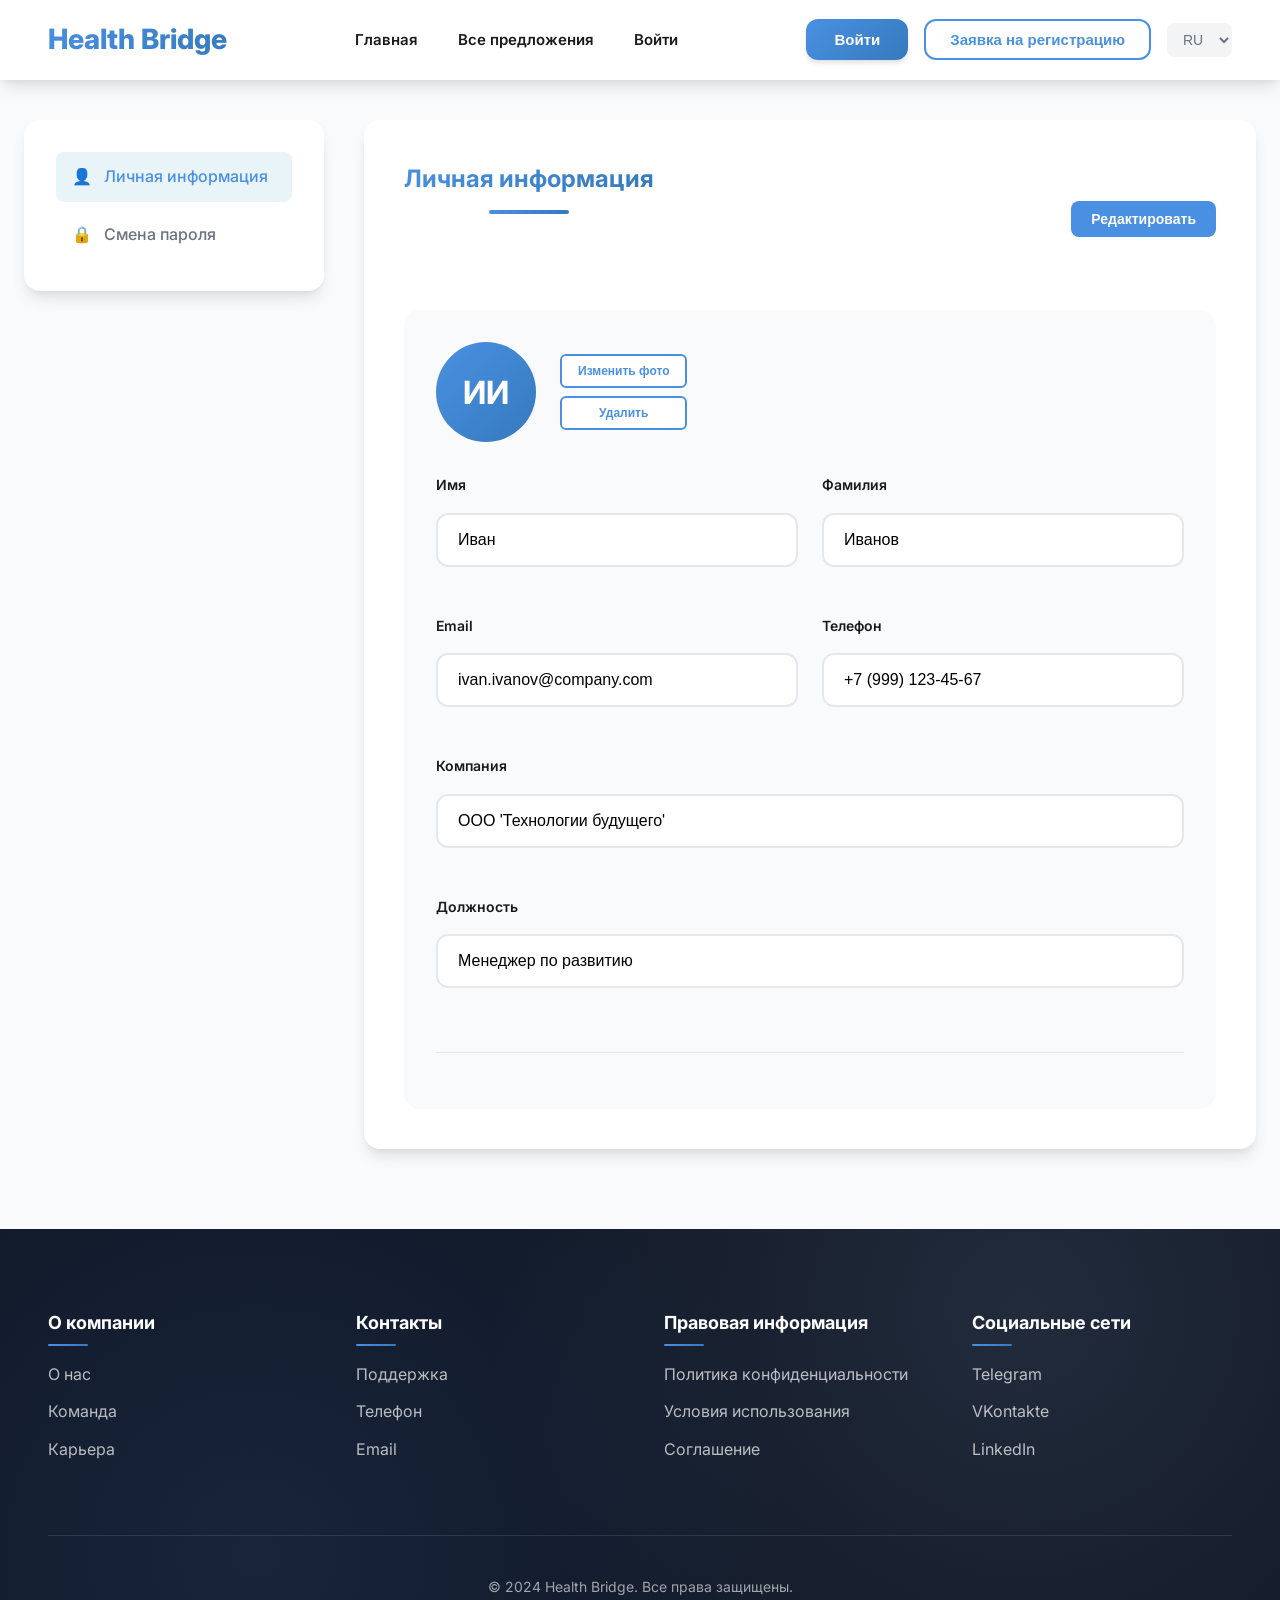
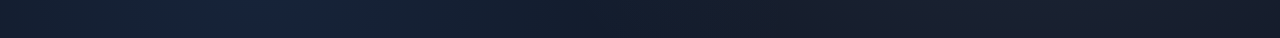
<file: pages/profile-old.html>
<!DOCTYPE html>
<html lang="ru">
<head>
    <meta charset="UTF-8">
    <meta name="viewport" content="width=device-width, initial-scale=1.0">
    <title>Профиль пользователя - Health Bridge</title>
    <link href="https://fonts.googleapis.com/css2?family=Inter:wght@400;500;600;700&display=swap" rel="stylesheet">
    <link rel="stylesheet" href="../styles.css">
    <link rel="stylesheet" href="../pages-styles.css">
</head>
<body>
    
    </div>

    <!-- Header -->
    <header class="header">
        <a href="main.html" class="logo">Health Bridge</a>
        <nav class="nav">
            <a href="main.html">Главная</a>
            <a href="all-offers.html">Все предложения</a>
            <a href="login.html">Войти</a>
        </nav>
        <div class="header-right">
            <button class="btn-login">Войти</button>
            <button class="btn-register">Заявка на регистрацию</button>
            <select class="language-selector">
                <option value="ru">RU</option>
                <option value="en">EN</option>
            </select>
        </div>
    </header>

    <!-- Profile Section -->
    <section class="profile-section">
        <div class="profile-container">
            <div class="profile-grid">
                <!-- Sidebar -->
                <aside class="profile-sidebar">
                    <nav class="profile-nav">
                        <a href="#personal-info" class="active">
                            <span>👤</span>
                            Личная информация
                        </a>
                        <a href="#change-password">
                            <span>🔒</span>
                            Смена пароля
                        </a>
                    </nav>
                </aside>

                <!-- Main Content -->
                <main class="profile-content">
                    <!-- Personal Information -->
                    <div class="profile-section-content" id="personal-info">
                        <div class="section-header">
                            <h2 class="section-title">Личная информация</h2>
                            <button class="btn-edit" onclick="toggleEditMode()">Редактировать</button>
                        </div>

                        <div class="profile-card">
                            <div class="profile-avatar-section">
                                <div class="profile-avatar">
                                    <span>ИИ</span>
                                </div>
                                <div class="avatar-actions">
                                    <button class="btn-change-avatar">Изменить фото</button>
                                    <button class="btn-remove-avatar">Удалить</button>
                                </div>
                            </div>

                            <form class="profile-form" id="profileForm">
                                <div class="form-row">
                                    <div class="form-group">
                                        <label for="firstName">Имя</label>
                                        <input type="text" id="firstName" name="firstName" value="Иван" readonly>
                                    </div>
                                    <div class="form-group">
                                        <label for="lastName">Фамилия</label>
                                        <input type="text" id="lastName" name="lastName" value="Иванов" readonly>
                                    </div>
                                </div>

                                <div class="form-row">
                                    <div class="form-group">
                                        <label for="email">Email</label>
                                        <input type="email" id="email" name="email" value="ivan.ivanov@company.com" readonly>
                                    </div>
                                    <div class="form-group">
                                        <label for="phone">Телефон</label>
                                        <input type="tel" id="phone" name="phone" value="+7 (999) 123-45-67" readonly>
                                    </div>
                                </div>

                                <div class="form-group">
                                    <label for="company">Компания</label>
                                    <input type="text" id="company" name="company" value="ООО 'Технологии будущего'" readonly>
                                </div>

                                <div class="form-group">
                                    <label for="position">Должность</label>
                                    <input type="text" id="position" name="position" value="Менеджер по развитию" readonly>
                                </div>

                                <div class="form-actions">
                                    <button type="submit" class="btn-save" style="display: none;">Сохранить</button>
                                    <button type="button" class="btn-cancel" style="display: none;" onclick="cancelEdit()">Отмена</button>
                                </div>
                            </form>
                        </div>
                    </div>

                    <!-- Change Password -->
                    <div class="profile-section-content" id="change-password" style="display: none;">
                        <div class="section-header">
                            <h2 class="section-title">Смена пароля</h2>
                        </div>

                        <div class="profile-card">
                            <form class="password-form" id="passwordForm">
                                <div class="form-group">
                                    <label for="currentPassword">Текущий пароль</label>
                                    <div class="password-input">
                                        <input type="password" id="currentPassword" name="currentPassword" required>
                                        <button type="button" class="password-toggle" onclick="togglePassword('currentPassword')">
                                            <span class="eye-icon">👁️</span>
                                        </button>
                                    </div>
                                </div>

                                <div class="form-group">
                                    <label for="newPassword">Новый пароль</label>
                                    <div class="password-input">
                                        <input type="password" id="newPassword" name="newPassword" required>
                                        <button type="button" class="password-toggle" onclick="togglePassword('newPassword')">
                                            <span class="eye-icon">👁️</span>
                                        </button>
                                    </div>
                                    <div class="password-requirements">
                                        <p>Пароль должен содержать:</p>
                                        <ul>
                                            <li id="length-req">Минимум 8 символов</li>
                                            <li id="uppercase-req">Заглавную букву</li>
                                            <li id="lowercase-req">Строчную букву</li>
                                            <li id="number-req">Цифру</li>
                                        </ul>
                                    </div>
                                </div>

                                <div class="form-group">
                                    <label for="confirmPassword">Подтвердите пароль</label>
                                    <div class="password-input">
                                        <input type="password" id="confirmPassword" name="confirmPassword" required>
                                        <button type="button" class="password-toggle" onclick="togglePassword('confirmPassword')">
                                            <span class="eye-icon">👁️</span>
                                        </button>
                                    </div>
                                </div>

                                <div class="form-actions">
                                    <button type="submit" class="btn-save">Изменить пароль</button>
                                </div>
                            </form>
                        </div>
                    </div>

                    <!-- History -->
                    <div class="profile-section-content" id="history" style="display: none;">
                        <div class="section-header">
                            <h2 class="section-title">История использования</h2>
                            <button class="btn-export">Экспорт данных</button>
                        </div>

                        <div class="profile-card">
                            <div class="history-stats">
                                <div class="stat-item">
                                    <div class="stat-value">24</div>
                                    <div class="stat-label">Всего предложений</div>
                                </div>
                                <div class="stat-item">
                                    <div class="stat-value">8</div>
                                    <div class="stat-label">Использовано</div>
                                </div>
                                <div class="stat-item">
                                    <div class="stat-value">15</div>
                                    <div class="stat-label">Активных предложений</div>
                                </div>
                            </div>

                            <div class="history-list">
                                <div class="history-item">
                                    <div class="history-icon">🏥</div>
                                    <div class="history-details">
                                        <h4>Медицинский центр "Здоровье+"</h4>
                                        <p>Использован промокод HEALTH20</p>
                                        <span class="history-date">15 декабря 2024</span>
                                    </div>
                                    <div class="history-status">Использовано</div>
                                </div>

                                <div class="history-item">
                                    <div class="history-icon">🏃</div>
                                    <div class="history-details">
                                        <h4>Фитнес-клуб "Актив"</h4>
                                        <p>Использован промокод FITNESS30</p>
                                        <span class="history-date">10 декабря 2024</span>
                                    </div>
                                    <div class="history-status">Использовано</div>
                                </div>

                                <div class="history-item">
                                    <div class="history-icon">📚</div>
                                    <div class="history-details">
                                        <h4>Онлайн-курсы "Умные навыки"</h4>
                                        <p>Использован промокод SKILLS25</p>
                                        <span class="history-date">5 декабря 2024</span>
                                    </div>
                                    <div class="history-status">Использовано</div>
                                </div>
                            </div>
                        </div>
                    </div>

                    <!-- Notifications -->
                    <div class="profile-section-content" id="notifications" style="display: none;">
                        <div class="section-header">
                            <h2 class="section-title">Настройки уведомлений</h2>
                        </div>

                        <div class="profile-card">
                            <form class="notifications-form" id="notificationsForm">
                                <div class="notification-group">
                                    <h3>Email уведомления</h3>
                                    <div class="notification-item">
                                        <label class="switch">
                                            <input type="checkbox" checked>
                                            <span class="slider"></span>
                                        </label>
                                        <div class="notification-info">
                                            <h4>Новые предложения</h4>
                                            <p>Уведомления о новых предложениях в ваших категориях</p>
                                        </div>
                                    </div>

                                    <div class="notification-item">
                                        <label class="switch">
                                            <input type="checkbox" checked>
                                            <span class="slider"></span>
                                        </label>
                                        <div class="notification-info">
                                            <h4>Истекающие предложения</h4>
                                            <p>Напоминания о предложениях, срок действия которых скоро истекает</p>
                                        </div>
                                    </div>

                                    <div class="notification-item">
                                        <label class="switch">
                                            <input type="checkbox">
                                            <span class="slider"></span>
                                        </label>
                                        <div class="notification-info">
                                            <h4>Еженедельная сводка</h4>
                                            <p>Еженедельный обзор новых предложений и статистики</p>
                                        </div>
                                    </div>
                                </div>

                                <div class="notification-group">
                                    <h3>Push уведомления</h3>
                                    <div class="notification-item">
                                        <label class="switch">
                                            <input type="checkbox" checked>
                                            <span class="slider"></span>
                                        </label>
                                        <div class="notification-info">
                                            <h4>Браузерные уведомления</h4>
                                            <p>Уведомления в браузере о важных событиях</p>
                                        </div>
                                    </div>
                                </div>

                                <div class="form-actions">
                                    <button type="submit" class="btn-save">Сохранить настройки</button>
                                </div>
                            </form>
                        </div>
                    </div>
                </main>
            </div>
        </div>
    </section>

    <!-- Footer -->
    <footer class="footer">
        <div class="footer-content">
            <div class="footer-section">
                <h3>О компании</h3>
                <a href="#">О нас</a>
                <a href="#">Команда</a>
                <a href="#">Карьера</a>
            </div>
            <div class="footer-section">
                <h3>Контакты</h3>
                <a href="#">Поддержка</a>
                <a href="#">Телефон</a>
                <a href="#">Email</a>
            </div>
            <div class="footer-section">
                <h3>Правовая информация</h3>
                <a href="#">Политика конфиденциальности</a>
                <a href="#">Условия использования</a>
                <a href="#">Соглашение</a>
            </div>
            <div class="footer-section">
                <h3>Социальные сети</h3>
                <a href="#">Telegram</a>
                <a href="#">VKontakte</a>
                <a href="#">LinkedIn</a>
            </div>
        </div>
        <div class="footer-bottom">
            <p>&copy; 2024 Health Bridge. Все права защищены.</p>
        </div>
    </footer>

    <script src="../script.js"></script>
    <script src="../pages-script.js"></script>
</body>
</html>
</file>
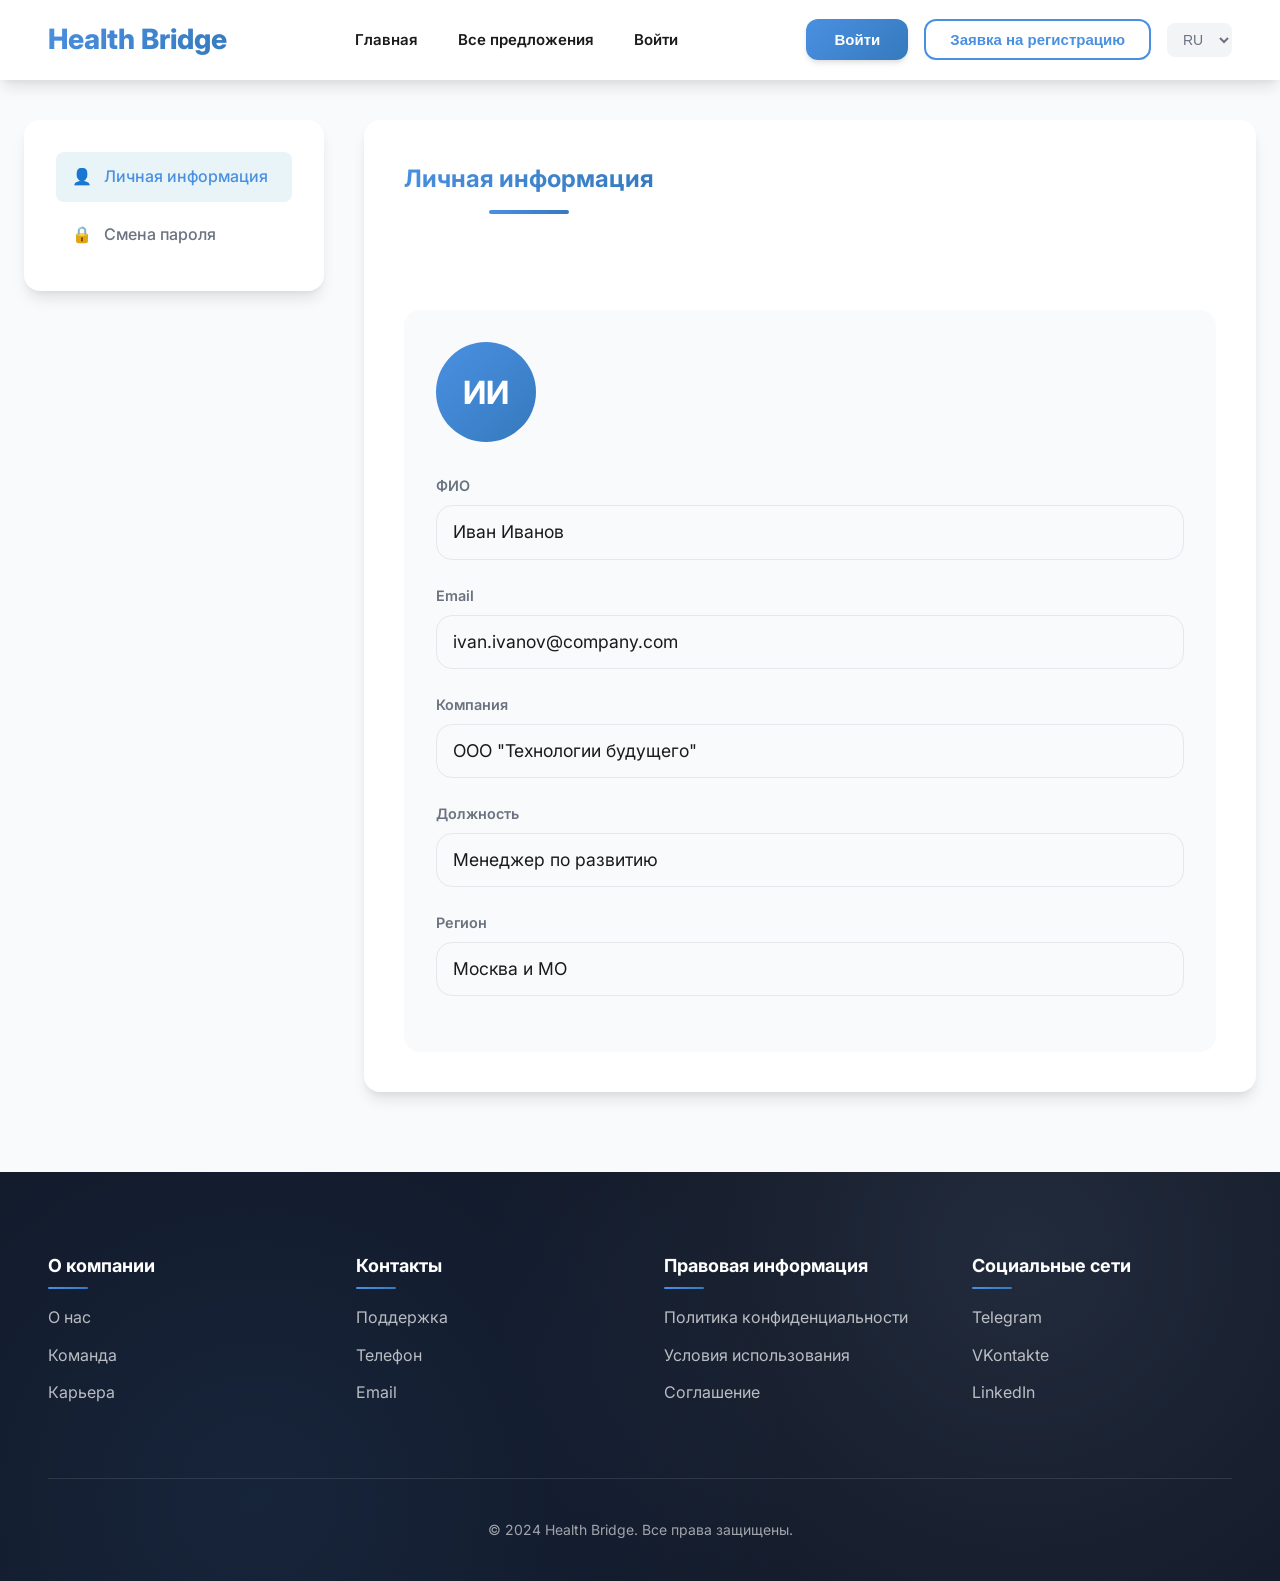
<file: pages/profile-simple.html>
<!DOCTYPE html>
<html lang="ru">
<head>
    <meta charset="UTF-8">
    <meta name="viewport" content="width=device-width, initial-scale=1.0">
    <title>Профиль пользователя - Health Bridge</title>
    <link href="https://fonts.googleapis.com/css2?family=Inter:wght@400;500;600;700&display=swap" rel="stylesheet">
    <link rel="stylesheet" href="../styles.css">
    <link rel="stylesheet" href="../pages-styles.css">
</head>
<body>
    
    <!-- Header -->
    <header class="header">
        <a href="main.html" class="logo">Health Bridge</a>
        <nav class="nav">
            <a href="main.html">Главная</a>
            <a href="all-offers.html">Все предложения</a>
            <a href="login.html">Войти</a>
        </nav>
        <div class="header-right">
            <button class="btn-login">Войти</button>
            <button class="btn-register">Заявка на регистрацию</button>
            <select class="language-selector">
                <option value="ru">RU</option>
                <option value="en">EN</option>
            </select>
        </div>
    </header>

    <!-- Profile Section -->
    <section class="profile-section">
        <div class="profile-container">
            <div class="profile-grid">
                <!-- Sidebar -->
                <aside class="profile-sidebar">
                    <nav class="profile-nav">
                        <a href="#personal-info" class="active">
                            <span>👤</span>
                            Личная информация
                        </a>
                        <a href="#change-password">
                            <span>🔒</span>
                            Смена пароля
                        </a>
                    </nav>
                </aside>

                <!-- Main Content -->
                <main class="profile-content">
                    <!-- Personal Information -->
                    <div class="profile-section-content" id="personal-info">
                        <div class="section-header">
                            <h2 class="section-title">Личная информация</h2>
                        </div>

                        <div class="profile-card">
                            <div class="profile-avatar-section">
                                <div class="profile-avatar">
                                    <span>ИИ</span>
                                </div>
                            </div>

                            <div class="profile-info">
                                <div class="info-row">
                                    <div class="info-group">
                                        <label>ФИО</label>
                                        <div class="info-value">Иван Иванов</div>
                                    </div>
                                </div>
                                <div class="info-row">
                                    <div class="info-group">
                                        <label>Email</label>
                                        <div class="info-value">ivan.ivanov@company.com</div>
                                    </div>
                                </div>
                                <div class="info-row">
                                    <div class="info-group">
                                        <label>Компания</label>
                                        <div class="info-value">ООО "Технологии будущего"</div>
                                    </div>
                                </div>
                                <div class="info-row">
                                    <div class="info-group">
                                        <label>Должность</label>
                                        <div class="info-value">Менеджер по развитию</div>
                                    </div>
                                </div>
                                <div class="info-row">
                                    <div class="info-group">
                                        <label>Регион</label>
                                        <div class="info-value">Москва и МО</div>
                                    </div>
                                </div>
                            </div>
                        </div>
                    </div>

                    <!-- Change Password -->
                    <div class="profile-section-content" id="change-password" style="display: none;">
                        <div class="section-header">
                            <h2 class="section-title">Смена пароля</h2>
                        </div>

                        <div class="profile-card">
                            <form class="password-form" id="passwordForm">
                                <div class="form-group">
                                    <label for="currentPassword">Текущий пароль</label>
                                    <div class="password-input">
                                        <input type="password" id="currentPassword" name="currentPassword" required>
                                        <button type="button" class="password-toggle" onclick="togglePassword('currentPassword')">
                                            <span class="eye-icon">👁️</span>
                                        </button>
                                    </div>
                                </div>

                                <div class="form-group">
                                    <label for="newPassword">Новый пароль</label>
                                    <div class="password-input">
                                        <input type="password" id="newPassword" name="newPassword" required>
                                        <button type="button" class="password-toggle" onclick="togglePassword('newPassword')">
                                            <span class="eye-icon">👁️</span>
                                        </button>
                                    </div>
                                    <div class="password-requirements">
                                        <p>Пароль должен содержать:</p>
                                        <ul>
                                            <li id="length-req">Минимум 8 символов</li>
                                            <li id="uppercase-req">Заглавную букву</li>
                                            <li id="lowercase-req">Строчную букву</li>
                                            <li id="number-req">Цифру</li>
                                        </ul>
                                    </div>
                                </div>

                                <div class="form-group">
                                    <label for="confirmPassword">Подтвердите новый пароль</label>
                                    <div class="password-input">
                                        <input type="password" id="confirmPassword" name="confirmPassword" required>
                                        <button type="button" class="password-toggle" onclick="togglePassword('confirmPassword')">
                                            <span class="eye-icon">👁️</span>
                                        </button>
                                    </div>
                                </div>

                                <div class="form-actions">
                                    <button type="button" class="btn-cancel" onclick="cancelPasswordChange()">Отмена</button>
                                    <button type="submit" class="btn-save">Изменить пароль</button>
                                </div>
                            </form>
                        </div>
                    </div>
                </main>
            </div>
        </div>
    </section>

    <!-- Footer -->
    <footer class="footer">
        <div class="footer-content">
            <div class="footer-section">
                <h3>О компании</h3>
                <a href="#">О нас</a>
                <a href="#">Команда</a>
                <a href="#">Карьера</a>
            </div>
            <div class="footer-section">
                <h3>Контакты</h3>
                <a href="#">Поддержка</a>
                <a href="#">Телефон</a>
                <a href="#">Email</a>
            </div>
            <div class="footer-section">
                <h3>Правовая информация</h3>
                <a href="#">Политика конфиденциальности</a>
                <a href="#">Условия использования</a>
                <a href="#">Соглашение</a>
            </div>
            <div class="footer-section">
                <h3>Социальные сети</h3>
                <a href="#">Telegram</a>
                <a href="#">VKontakte</a>
                <a href="#">LinkedIn</a>
            </div>
        </div>
        <div class="footer-bottom">
            <p>&copy; 2024 Health Bridge. Все права защищены.</p>
        </div>
    </footer>

    <script src="../script.js"></script>
    <script src="../pages-script.js"></script>
    <script>
        // Простая навигация по табам
        document.addEventListener('DOMContentLoaded', function() {
            const navLinks = document.querySelectorAll('.profile-nav a');
            const sections = document.querySelectorAll('.profile-section-content');

            navLinks.forEach(link => {
                link.addEventListener('click', function(e) {
                    e.preventDefault();
                    
                    // Убираем активный класс у всех ссылок
                    navLinks.forEach(l => l.classList.remove('active'));
                    // Добавляем активный класс к текущей ссылке
                    this.classList.add('active');
                    
                    // Скрываем все секции
                    sections.forEach(section => {
                        section.style.display = 'none';
                    });
                    
                    // Показываем нужную секцию
                    const targetId = this.getAttribute('href').substring(1);
                    const targetSection = document.getElementById(targetId);
                    if (targetSection) {
                        targetSection.style.display = 'block';
                    }
                });
            });
        });

        // Функция переключения видимости пароля
        function togglePassword(inputId) {
            const input = document.getElementById(inputId);
            const button = input.nextElementSibling;
            const eyeIcon = button.querySelector('.eye-icon');
            
            if (input.type === 'password') {
                input.type = 'text';
                eyeIcon.textContent = '🙈';
            } else {
                input.type = 'password';
                eyeIcon.textContent = '👁️';
            }
        }

        // Функция отмены смены пароля
        function cancelPasswordChange() {
            document.getElementById('passwordForm').reset();
            document.querySelector('.profile-nav a[href="#personal-info"]').click();
        }

        // Валидация пароля
        document.getElementById('newPassword').addEventListener('input', function() {
            const password = this.value;
            const requirements = {
                length: password.length >= 8,
                uppercase: /[A-Z]/.test(password),
                lowercase: /[a-z]/.test(password),
                number: /\d/.test(password)
            };

            // Обновляем визуальные индикаторы
            Object.keys(requirements).forEach(req => {
                const element = document.getElementById(req + '-req');
                if (element) {
                    element.style.color = requirements[req] ? '#10B981' : '#EF4444';
                }
            });
        });

        // Обработка формы смены пароля
        document.getElementById('passwordForm').addEventListener('submit', function(e) {
            e.preventDefault();
            
            const currentPassword = document.getElementById('currentPassword').value;
            const newPassword = document.getElementById('newPassword').value;
            const confirmPassword = document.getElementById('confirmPassword').value;
            
            if (newPassword !== confirmPassword) {
                alert('Пароли не совпадают');
                return;
            }
            
            // Здесь должна быть отправка на сервер
            alert('Пароль успешно изменён');
            this.reset();
            document.querySelector('.profile-nav a[href="#personal-info"]').click();
        });
    </script>
</body>
</html>
</file>
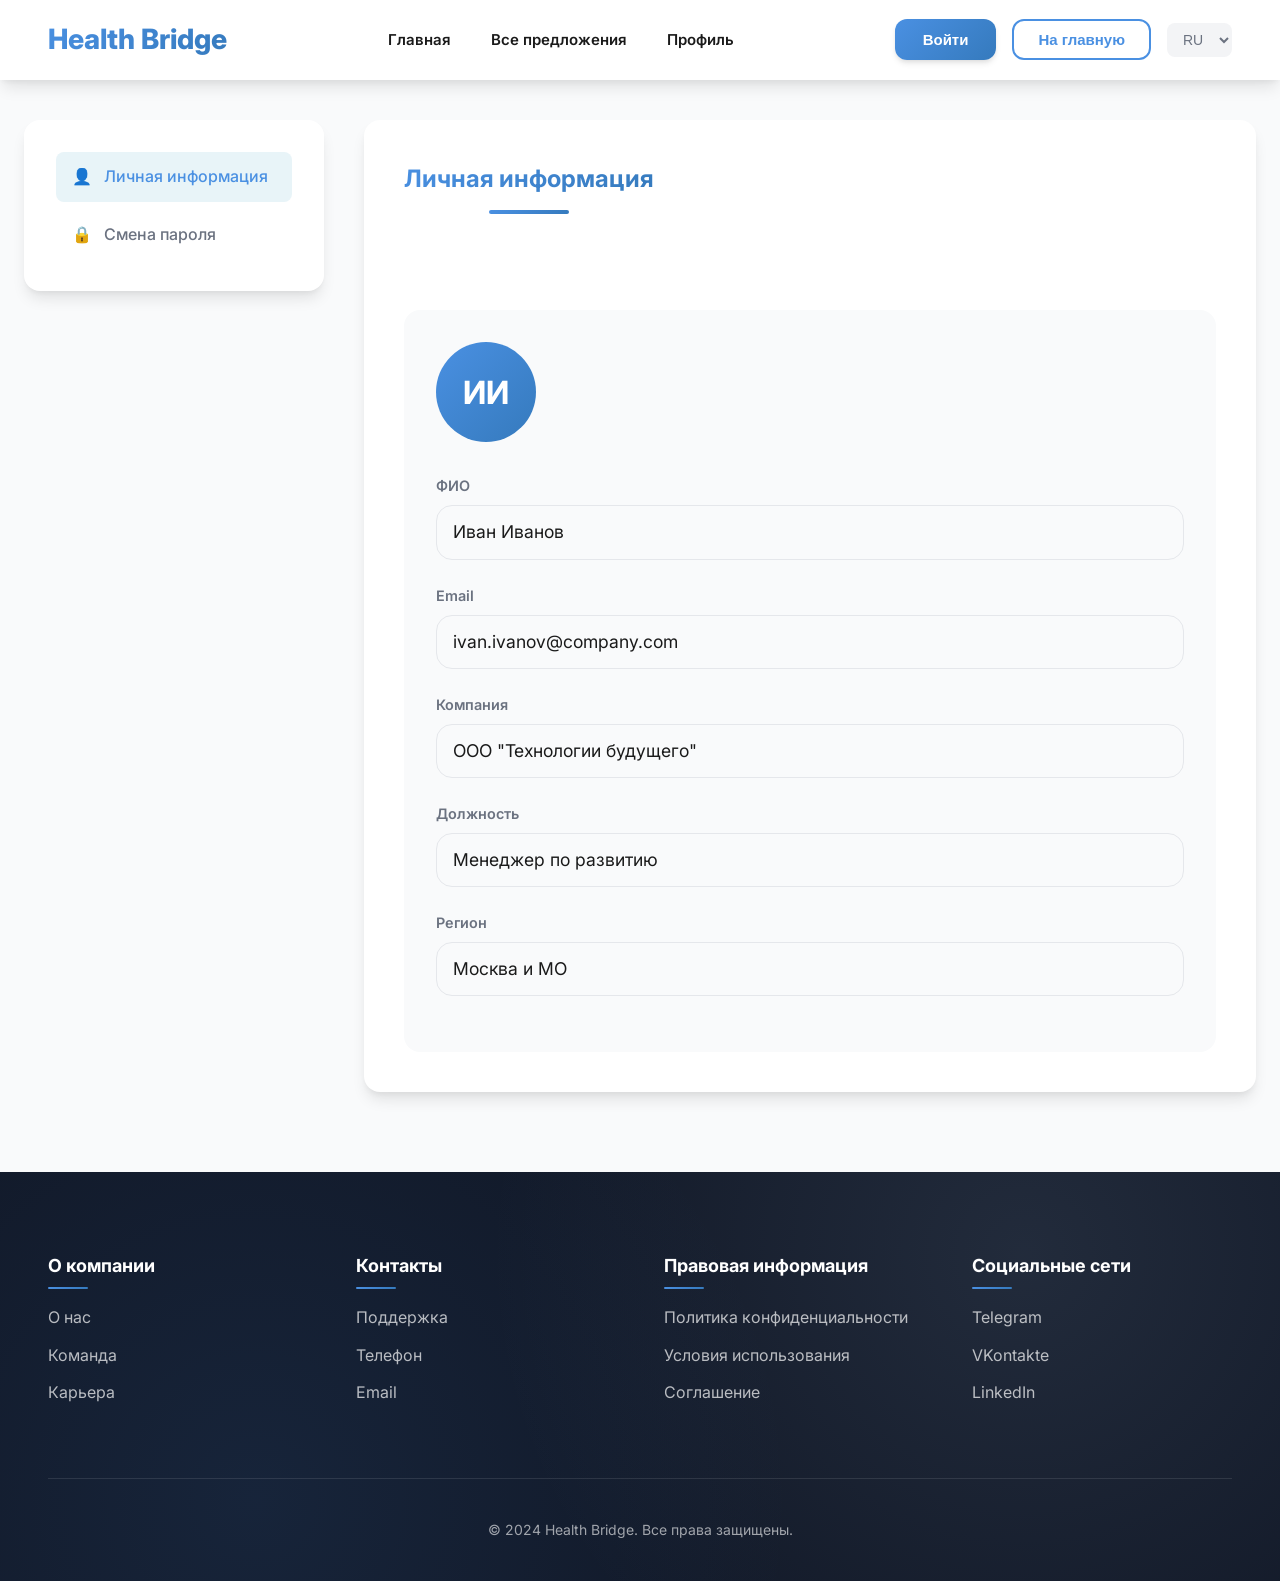
<file: pages/profile.html>
<!DOCTYPE html>
<html lang="ru">
<head>
    <meta charset="UTF-8">
    <meta name="viewport" content="width=device-width, initial-scale=1.0">
    <title>Профиль пользователя - Health Bridge</title>
    <link href="https://fonts.googleapis.com/css2?family=Inter:wght@400;500;600;700&display=swap" rel="stylesheet">
    <link rel="stylesheet" href="../styles.css">
    <link rel="stylesheet" href="../pages-styles.css">
</head>
<body>
    
    <!-- Header -->
    <header class="header">
        <a href="main.html" class="logo">Health Bridge</a>
        <nav class="nav">
            <a href="main.html">Главная</a>
            <a href="all-offers.html">Все предложения</a>
            <a href="profile.html" class="active">Профиль</a>
        </nav>
        <div class="header-right">
            <button class="btn-login">Войти</button>
            <button class="btn-register" onclick="window.location.href='main.html'">На главную</button>
            <select class="language-selector">
                <option value="ru">RU</option>
                <option value="en">EN</option>
            </select>
        </div>
    </header>

    <!-- Profile Section -->
    <section class="profile-section">
        <div class="profile-container">
            <div class="profile-grid">
                <!-- Sidebar -->
                <aside class="profile-sidebar">
                    <nav class="profile-nav">
                        <a href="#personal-info" class="active">
                            <span>👤</span>
                            Личная информация
                        </a>
                        <a href="#change-password">
                            <span>🔒</span>
                            Смена пароля
                        </a>
                    </nav>
                </aside>

                <!-- Main Content -->
                <main class="profile-content">
                    <!-- Personal Information -->
                    <div class="profile-section-content" id="personal-info">
                        <div class="section-header">
                            <h2 class="section-title">Личная информация</h2>
                        </div>

                        <div class="profile-card">
                            <div class="profile-avatar-section">
                                <div class="profile-avatar">
                                    <span>ИИ</span>
                                </div>
                            </div>

                            <div class="profile-info">
                                <div class="info-row">
                                    <div class="info-group">
                                        <label>ФИО</label>
                                        <div class="info-value">Иван Иванов</div>
                                    </div>
                                </div>
                                <div class="info-row">
                                    <div class="info-group">
                                        <label>Email</label>
                                        <div class="info-value">ivan.ivanov@company.com</div>
                                    </div>
                                </div>
                                <div class="info-row">
                                    <div class="info-group">
                                        <label>Компания</label>
                                        <div class="info-value">ООО "Технологии будущего"</div>
                                    </div>
                                </div>
                                <div class="info-row">
                                    <div class="info-group">
                                        <label>Должность</label>
                                        <div class="info-value">Менеджер по развитию</div>
                                    </div>
                                </div>
                                <div class="info-row">
                                    <div class="info-group">
                                        <label>Регион</label>
                                        <div class="info-value">Москва и МО</div>
                                    </div>
                                </div>
                            </div>
                        </div>
                    </div>

                    <!-- Change Password -->
                    <div class="profile-section-content" id="change-password" style="display: none;">
                        <div class="section-header">
                            <h2 class="section-title">Смена пароля</h2>
                        </div>

                        <div class="profile-card">
                            <form class="password-form" id="passwordForm">
                                <div class="form-group">
                                    <label for="currentPassword">Текущий пароль</label>
                                    <div class="password-input">
                                        <input type="password" id="currentPassword" name="currentPassword" required>
                                        <button type="button" class="password-toggle" onclick="togglePassword('currentPassword')">
                                            <span class="eye-icon">👁️</span>
                                        </button>
                                    </div>
                                </div>

                                <div class="form-group">
                                    <label for="newPassword">Новый пароль</label>
                                    <div class="password-input">
                                        <input type="password" id="newPassword" name="newPassword" required>
                                        <button type="button" class="password-toggle" onclick="togglePassword('newPassword')">
                                            <span class="eye-icon">👁️</span>
                                        </button>
                                    </div>
                                    <div class="password-requirements">
                                        <p>Пароль должен содержать:</p>
                                        <ul>
                                            <li id="length-req">Минимум 8 символов</li>
                                            <li id="uppercase-req">Заглавную букву</li>
                                            <li id="lowercase-req">Строчную букву</li>
                                            <li id="number-req">Цифру</li>
                                        </ul>
                                    </div>
                                </div>

                                <div class="form-group">
                                    <label for="confirmPassword">Подтвердите новый пароль</label>
                                    <div class="password-input">
                                        <input type="password" id="confirmPassword" name="confirmPassword" required>
                                        <button type="button" class="password-toggle" onclick="togglePassword('confirmPassword')">
                                            <span class="eye-icon">👁️</span>
                                        </button>
                                    </div>
                                </div>

                                <div class="form-actions">
                                    <button type="button" class="btn-cancel" onclick="cancelPasswordChange()">Отмена</button>
                                    <button type="submit" class="btn-save">Изменить пароль</button>
                                </div>
                            </form>
                        </div>
                    </div>
                </main>
            </div>
        </div>
    </section>

    <!-- Footer -->
    <footer class="footer">
        <div class="footer-content">
            <div class="footer-section">
                <h3>О компании</h3>
                <a href="#">О нас</a>
                <a href="#">Команда</a>
                <a href="#">Карьера</a>
            </div>
            <div class="footer-section">
                <h3>Контакты</h3>
                <a href="#">Поддержка</a>
                <a href="#">Телефон</a>
                <a href="#">Email</a>
            </div>
            <div class="footer-section">
                <h3>Правовая информация</h3>
                <a href="#">Политика конфиденциальности</a>
                <a href="#">Условия использования</a>
                <a href="#">Соглашение</a>
            </div>
            <div class="footer-section">
                <h3>Социальные сети</h3>
                <a href="#">Telegram</a>
                <a href="#">VKontakte</a>
                <a href="#">LinkedIn</a>
            </div>
        </div>
        <div class="footer-bottom">
            <p>&copy; 2024 Health Bridge. Все права защищены.</p>
        </div>
    </footer>

    <script src="../script.js"></script>
    <script src="../pages-script.js"></script>
    <script>
        // Простая навигация по табам
        document.addEventListener('DOMContentLoaded', function() {
            const navLinks = document.querySelectorAll('.profile-nav a');
            const sections = document.querySelectorAll('.profile-section-content');

            navLinks.forEach(link => {
                link.addEventListener('click', function(e) {
                    e.preventDefault();
                    
                    // Убираем активный класс у всех ссылок
                    navLinks.forEach(l => l.classList.remove('active'));
                    // Добавляем активный класс к текущей ссылке
                    this.classList.add('active');
                    
                    // Скрываем все секции
                    sections.forEach(section => {
                        section.style.display = 'none';
                    });
                    
                    // Показываем нужную секцию
                    const targetId = this.getAttribute('href').substring(1);
                    const targetSection = document.getElementById(targetId);
                    if (targetSection) {
                        targetSection.style.display = 'block';
                    }
                });
            });
        });

        // Функция переключения видимости пароля
        function togglePassword(inputId) {
            const input = document.getElementById(inputId);
            const button = input.nextElementSibling;
            const eyeIcon = button.querySelector('.eye-icon');
            
            if (input.type === 'password') {
                input.type = 'text';
                eyeIcon.textContent = '🙈';
            } else {
                input.type = 'password';
                eyeIcon.textContent = '👁️';
            }
        }

        // Функция отмены смены пароля
        function cancelPasswordChange() {
            document.getElementById('passwordForm').reset();
            document.querySelector('.profile-nav a[href="#personal-info"]').click();
        }

        // Валидация пароля
        document.getElementById('newPassword').addEventListener('input', function() {
            const password = this.value;
            const requirements = {
                length: password.length >= 8,
                uppercase: /[A-Z]/.test(password),
                lowercase: /[a-z]/.test(password),
                number: /\d/.test(password)
            };

            // Обновляем визуальные индикаторы
            Object.keys(requirements).forEach(req => {
                const element = document.getElementById(req + '-req');
                if (element) {
                    element.style.color = requirements[req] ? '#10B981' : '#EF4444';
                }
            });
        });

        // Обработка формы смены пароля
        document.getElementById('passwordForm').addEventListener('submit', function(e) {
            e.preventDefault();
            
            const currentPassword = document.getElementById('currentPassword').value;
            const newPassword = document.getElementById('newPassword').value;
            const confirmPassword = document.getElementById('confirmPassword').value;
            
            if (newPassword !== confirmPassword) {
                alert('Пароли не совпадают');
                return;
            }
            
            // Здесь должна быть отправка на сервер
            alert('Пароль успешно изменён');
            this.reset();
            document.querySelector('.profile-nav a[href="#personal-info"]').click();
        });
    </script>
</body>
</html>
</file>
<file: styles.css>
* {
    margin: 0;
    padding: 0;
    box-sizing: border-box;
}

:root {
    --primary: #4A90E2;
    --primary-dark: #357ABD;
    --primary-light: #E8F4F8;
    --primary-lighter: #F7FBFC;
    --primary-darker: #2C5F9A;
    --primary-pale: #B8D4F0;
    --text-primary: #1A1A1A;
    --text-secondary: #6B7280;
    --text-muted: #9CA3AF;
    --white: #FFFFFF;
    --gray-50: #F9FAFB;
    --gray-100: #F3F4F6;
    --gray-200: #E5E7EB;
    --gray-300: #D1D5DB;
    --gray-800: #1F2937;
    --gray-900: #111827;
    --shadow-sm: 0 1px 2px 0 rgba(0, 0, 0, 0.05);
    --shadow-md: 0 4px 6px -1px rgba(0, 0, 0, 0.1), 0 2px 4px -1px rgba(0, 0, 0, 0.06);
    --shadow-lg: 0 10px 15px -3px rgba(0, 0, 0, 0.1), 0 4px 6px -2px rgba(0, 0, 0, 0.05);
    --shadow-xl: 0 20px 25px -5px rgba(0, 0, 0, 0.1), 0 10px 10px -5px rgba(0, 0, 0, 0.04);
    --shadow-2xl: 0 25px 50px -12px rgba(0, 0, 0, 0.25);
    --gradient-primary: linear-gradient(135deg, #4A90E2 0%, #357ABD 100%);
    --gradient-secondary: linear-gradient(135deg, #E8F4F8 0%, #B8D4F0 100%);
    --gradient-accent: linear-gradient(135deg, #4A90E2 0%, #2C5F9A 100%);
    --gradient-hero: linear-gradient(135deg, #4A90E2 0%, #357ABD 50%, #2C5F9A 100%);
    --gradient-card: linear-gradient(145deg, #ffffff 0%, #F7FBFC 100%);
    --gradient-light: linear-gradient(135deg, #E8F4F8 0%, #F7FBFC 100%);
    --border-radius: 16px;
    --border-radius-lg: 24px;
    --transition: all 0.3s cubic-bezier(0.4, 0, 0.2, 1);
    --transition-fast: all 0.15s cubic-bezier(0.4, 0, 0.2, 1);
}

body {
    font-family: 'Inter', -apple-system, BlinkMacSystemFont, 'Segoe UI', Roboto, sans-serif;
    line-height: 1.6;
    color: var(--text-primary);
    background: var(--white);
    overflow-x: hidden;
    scroll-behavior: smooth;
}

/* Custom scrollbar */
::-webkit-scrollbar {
    width: 8px;
}

::-webkit-scrollbar-track {
    background: var(--gray-100);
}

::-webkit-scrollbar-thumb {
    background: var(--primary);
    border-radius: 4px;
}

::-webkit-scrollbar-thumb:hover {
    background: var(--primary-dark);
}

/* Header */
.header {
    position: fixed;
    top: 0;
    left: 0;
    right: 0;
    height: 80px;
    background: rgba(255, 255, 255, 0.95);
    backdrop-filter: blur(20px);
    border-bottom: 1px solid rgba(255, 255, 255, 0.2);
    box-shadow: var(--shadow-lg);
    z-index: 1000;
    display: flex;
    align-items: center;
    justify-content: space-between;
    padding: 0 48px;
    transition: var(--transition);
}

.header.scrolled {
    background: rgba(255, 255, 255, 0.98);
    box-shadow: var(--shadow-xl);
}

.logo {
    font-size: 28px;
    font-weight: 800;
    background: var(--gradient-primary);
    -webkit-background-clip: text;
    -webkit-text-fill-color: transparent;
    background-clip: text;
    text-decoration: none;
    position: relative;
    transition: var(--transition);
}

.logo::after {
    content: '';
    position: absolute;
    bottom: -4px;
    left: 0;
    width: 0;
    height: 3px;
    background: var(--gradient-primary);
    border-radius: 2px;
    transition: var(--transition);
}

.logo:hover::after {
    width: 100%;
}

.nav {
    display: flex;
    gap: 40px;
    align-items: center;
}

.nav a {
    color: var(--text-primary);
    text-decoration: none;
    font-weight: 600;
    font-size: 15px;
    position: relative;
    transition: var(--transition);
    padding: 8px 0;
}

.nav a::after {
    content: '';
    position: absolute;
    bottom: 0;
    left: 0;
    width: 0;
    height: 2px;
    background: var(--gradient-primary);
    border-radius: 1px;
    transition: var(--transition);
}

.nav a:hover {
    color: var(--primary);
    transform: translateY(-1px);
}

.nav a:hover::after {
    width: 100%;
}

.header-right {
    display: flex;
    align-items: center;
    gap: 16px;
}

.btn-login {
    background: var(--gradient-primary);
    color: var(--white);
    border: none;
    border-radius: 12px;
    padding: 12px 28px;
    font-size: 15px;
    font-weight: 600;
    cursor: pointer;
    transition: var(--transition);
    position: relative;
    overflow: hidden;
    box-shadow: var(--shadow-md);
}

.btn-login::before {
    content: '';
    position: absolute;
    top: 0;
    left: -100%;
    width: 100%;
    height: 100%;
    background: linear-gradient(90deg, transparent, rgba(255, 255, 255, 0.2), transparent);
    transition: var(--transition);
}

.btn-login:hover {
    transform: translateY(-2px);
    box-shadow: var(--shadow-xl);
}

.btn-register {
    background: transparent;
    color: var(--primary);
    border: 2px solid var(--primary);
    border-radius: 12px;
    padding: 10px 24px;
    font-size: 15px;
    font-weight: 600;
    cursor: pointer;
    transition: var(--transition);
    position: relative;
    overflow: hidden;
}

.btn-register:hover {
    background: var(--primary);
    color: var(--white);
    transform: translateY(-2px);
    box-shadow: var(--shadow-lg);
}

.btn-login:hover::before {
    left: 100%;
}

.btn-login:active {
    transform: translateY(0);
}

.language-selector {
    background: var(--gray-100);
    border: none;
    border-radius: 8px;
    color: var(--text-secondary);
    font-size: 14px;
    font-weight: 500;
    cursor: pointer;
    padding: 8px 12px;
    transition: var(--transition);
}

.language-selector:hover {
    background: var(--gray-200);
    color: var(--text-primary);
}

/* Hero Section */
.hero {
    min-height: 100vh;
    background: var(--gradient-hero);
    position: relative;
    display: flex;
    align-items: center;
    padding: 0 80px;
    overflow: hidden;
}

.hero::before {
    content: '';
    position: absolute;
    top: 0;
    left: 0;
    right: 0;
    bottom: 0;
    background: url('data:image/svg+xml,<svg xmlns="http://www.w3.org/2000/svg" viewBox="0 0 1000 1000"><defs><radialGradient id="a" cx="50%" cy="50%"><stop offset="0%" stop-color="%234A90E2" stop-opacity="0.1"/><stop offset="100%" stop-color="%234A90E2" stop-opacity="0"/></radialGradient></defs><circle cx="200" cy="200" r="300" fill="url(%23a)"/><circle cx="800" cy="300" r="200" fill="url(%23a)"/><circle cx="400" cy="700" r="250" fill="url(%23a)"/></svg>');
    opacity: 0.3;
    animation: float 20s ease-in-out infinite;
}

@keyframes float {
    0%, 100% { transform: translateY(0px) rotate(0deg); }
    50% { transform: translateY(-20px) rotate(5deg); }
}

.hero-content {
    display: flex;
    align-items: center;
    gap: 80px;
    max-width: 1400px;
    margin: 0 auto;
    width: 100%;
    position: relative;
    z-index: 2;
}

.hero-text {
    flex: 1;
    animation: slideInLeft 1s ease-out;
}

@keyframes slideInLeft {
    from {
        opacity: 0;
        transform: translateX(-50px);
    }
    to {
        opacity: 1;
        transform: translateX(0);
    }
}

.hero h1 {
    font-size: clamp(42px, 5vw, 72px);
    font-weight: 800;
    line-height: 1.1;
    letter-spacing: -0.02em;
    color: var(--white);
    margin-bottom: 24px;
    text-shadow: 0 4px 20px rgba(0, 0, 0, 0.1);
}

.hero p {
    font-size: 20px;
    color: rgba(255, 255, 255, 0.9);
    margin-bottom: 40px;
    line-height: 1.6;
    font-weight: 400;
}

.btn-cta {
    background: var(--white);
    color: var(--primary);
    border: none;
    border-radius: 16px;
    padding: 16px 40px;
    font-size: 18px;
    font-weight: 700;
    cursor: pointer;
    transition: var(--transition);
    position: relative;
    overflow: hidden;
    box-shadow: var(--shadow-xl);
    text-transform: uppercase;
    letter-spacing: 0.5px;
}

.btn-cta::before {
    content: '';
    position: absolute;
    top: 0;
    left: -100%;
    width: 100%;
    height: 100%;
    background: var(--gradient-primary);
    transition: var(--transition);
    z-index: -1;
}

.btn-cta:hover {
    transform: translateY(-3px);
    box-shadow: var(--shadow-2xl);
    color: var(--white);
}

.btn-cta:hover::before {
    left: 0;
}

.btn-cta:active {
    transform: translateY(-1px);
}

.hero-illustration {
    flex: 1;
    display: flex;
    justify-content: center;
    align-items: center;
    animation: slideInRight 1s ease-out 0.3s both;
}

@keyframes slideInRight {
    from {
        opacity: 0;
        transform: translateX(50px);
    }
    to {
        opacity: 1;
        transform: translateX(0);
    }
}

.illustration {
    width: 500px;
    height: 400px;
    background: rgba(255, 255, 255, 0.1);
    backdrop-filter: blur(20px);
    border: 1px solid rgba(255, 255, 255, 0.2);
    border-radius: var(--border-radius-lg);
    display: flex;
    align-items: center;
    justify-content: center;
    color: var(--white);
    font-size: 24px;
    font-weight: 600;
    position: relative;
    overflow: hidden;
    box-shadow: var(--shadow-2xl);
}

.illustration::before {
    content: '';
    position: absolute;
    top: -50%;
    left: -50%;
    width: 200%;
    height: 200%;
    background: conic-gradient(from 0deg, transparent, rgba(74, 144, 226, 0.1), transparent);
    animation: rotate 4s linear infinite;
}

@keyframes rotate {
    from { transform: rotate(0deg); }
    to { transform: rotate(360deg); }
}

.illustration::after {
    content: '🏥 Медицинская иллюстрация';
    position: relative;
    z-index: 2;
    text-align: center;
    text-shadow: 0 2px 10px rgba(0, 0, 0, 0.1);
}

/* Categories Section */
.categories {
    padding: 120px 48px;
    max-width: 1400px;
    margin: 0 auto;
    position: relative;
}

.categories::before {
    content: '';
    position: absolute;
    top: 0;
    left: 0;
    right: 0;
    bottom: 0;
    background: radial-gradient(circle at 20% 50%, rgba(74, 144, 226, 0.05) 0%, transparent 50%),
                radial-gradient(circle at 80% 20%, rgba(184, 212, 240, 0.05) 0%, transparent 50%);
    pointer-events: none;
}

.section-title {
    text-align: center;
    font-size: clamp(36px, 4vw, 56px);
    font-weight: 800;
    background: var(--gradient-primary);
    -webkit-background-clip: text;
    -webkit-text-fill-color: transparent;
    background-clip: text;
    margin-bottom: 80px;
    position: relative;
}

.section-title::after {
    content: '';
    position: absolute;
    bottom: -16px;
    left: 50%;
    transform: translateX(-50%);
    width: 80px;
    height: 4px;
    background: var(--gradient-primary);
    border-radius: 2px;
}

.categories-grid {
    display: grid;
    grid-template-columns: repeat(auto-fit, minmax(350px, 1fr));
    gap: 32px;
    position: relative;
    z-index: 2;
}

.category-card {
    background: var(--gradient-card);
    border: 1px solid rgba(255, 255, 255, 0.2);
    border-radius: var(--border-radius);
    padding: 40px 32px;
    display: flex;
    flex-direction: column;
    align-items: center;
    text-align: center;
    cursor: pointer;
    transition: var(--transition);
    position: relative;
    overflow: hidden;
    box-shadow: var(--shadow-lg);
    backdrop-filter: blur(10px);
}

.category-card::before {
    content: '';
    position: absolute;
    top: 0;
    left: 0;
    right: 0;
    bottom: 0;
    background: var(--gradient-primary);
    opacity: 0;
    transition: var(--transition);
    z-index: -1;
}

.category-card:hover {
    transform: translateY(-8px) scale(1.02);
    box-shadow: var(--shadow-2xl);
    border-color: var(--primary);
}

.category-card:hover::before {
    opacity: 0.05;
}

.category-card:hover .category-icon {
    transform: scale(1.1) rotate(5deg);
    background: var(--gradient-primary);
    color: var(--white);
}

.category-card:hover .category-title {
    color: var(--primary);
}

.category-icon {
    width: 80px;
    height: 80px;
    background: var(--gradient-accent);
    border-radius: 20px;
    display: flex;
    align-items: center;
    justify-content: center;
    margin-bottom: 24px;
    color: var(--white);
    font-size: 32px;
    transition: var(--transition);
    box-shadow: var(--shadow-md);
}

.category-title {
    font-size: 24px;
    font-weight: 700;
    color: var(--text-primary);
    margin-bottom: 12px;
    transition: var(--transition);
}

.category-count {
    font-size: 16px;
    color: var(--text-secondary);
    margin-bottom: 16px;
    font-weight: 500;
}

.category-cta {
    font-size: 14px;
    color: var(--primary);
    font-weight: 600;
    text-transform: uppercase;
    letter-spacing: 0.5px;
    opacity: 0.8;
    transition: var(--transition);
}

.category-card:hover .category-cta {
    opacity: 1;
    transform: translateY(-2px);
}

/* Partners Section */
.partners {
    padding: 120px 48px;
    background: var(--gray-50);
    position: relative;
    overflow: hidden;
}

.partners::before {
    content: '';
    position: absolute;
    top: 0;
    left: 0;
    right: 0;
    bottom: 0;
    background: linear-gradient(45deg, transparent 30%, rgba(74, 144, 226, 0.03) 50%, transparent 70%);
    animation: slide 20s linear infinite;
}

@keyframes slide {
    0% { transform: translateX(-100%); }
    100% { transform: translateX(100%); }
}

.partners-content {
    max-width: 1400px;
    margin: 0 auto;
    position: relative;
    z-index: 2;
}

.partners-carousel {
    display: flex;
    gap: 60px;
    align-items: center;
    justify-content: center;
    overflow-x: auto;
    padding: 40px 0;
    scroll-behavior: smooth;
}

.partner-logo {
    width: 160px;
    height: 80px;
    background: var(--white);
    border-radius: 16px;
    display: flex;
    align-items: center;
    justify-content: center;
    color: var(--text-muted);
    font-size: 14px;
    font-weight: 600;
    filter: grayscale(100%);
    transition: var(--transition);
    box-shadow: var(--shadow-md);
    border: 1px solid var(--gray-200);
    position: relative;
    overflow: hidden;
}

.partner-logo::before {
    content: '';
    position: absolute;
    top: 0;
    left: 0;
    right: 0;
    bottom: 0;
    background: var(--gradient-primary);
    opacity: 0;
    transition: var(--transition);
}

.partner-logo:hover {
    filter: grayscale(0%);
    color: var(--white);
    transform: translateY(-4px) scale(1.05);
    box-shadow: var(--shadow-xl);
}

.partner-logo:hover::before {
    opacity: 1;
}

.partner-logo span {
    position: relative;
    z-index: 2;
}

/* How it works */
.how-it-works {
    padding: 120px 48px;
    max-width: 1400px;
    margin: 0 auto;
    position: relative;
}

.how-it-works::before {
    content: '';
    position: absolute;
    top: 0;
    left: 0;
    right: 0;
    bottom: 0;
    background: radial-gradient(circle at 50% 0%, rgba(74, 144, 226, 0.03) 0%, transparent 70%);
    pointer-events: none;
}

.steps-grid {
    display: grid;
    grid-template-columns: repeat(auto-fit, minmax(300px, 1fr));
    gap: 60px;
    margin-top: 80px;
    position: relative;
    z-index: 2;
}

.step-card {
    text-align: center;
    padding: 40px 32px;
    position: relative;
    transition: var(--transition);
}

.step-card::before {
    content: '';
    position: absolute;
    top: 0;
    left: 0;
    right: 0;
    bottom: 0;
    background: var(--gradient-card);
    border-radius: var(--border-radius);
    opacity: 0;
    transition: var(--transition);
    z-index: -1;
    box-shadow: var(--shadow-lg);
}

.step-card:hover::before {
    opacity: 1;
}

.step-card:hover {
    transform: translateY(-8px);
}

.step-number {
    width: 80px;
    height: 80px;
    background: var(--gradient-primary);
    color: var(--white);
    border-radius: 50%;
    display: flex;
    align-items: center;
    justify-content: center;
    font-size: 28px;
    font-weight: 800;
    margin: 0 auto 32px;
    position: relative;
    box-shadow: var(--shadow-lg);
    transition: var(--transition);
}

.step-number::before {
    content: '';
    position: absolute;
    top: -4px;
    left: -4px;
    right: -4px;
    bottom: -4px;
    background: var(--gradient-accent);
    border-radius: 50%;
    opacity: 0;
    transition: var(--transition);
    z-index: -1;
}

.step-card:hover .step-number {
    transform: scale(1.1);
}

.step-card:hover .step-number::before {
    opacity: 1;
}

.step-title {
    font-size: 24px;
    font-weight: 700;
    color: var(--text-primary);
    margin-bottom: 16px;
    transition: var(--transition);
}

.step-card:hover .step-title {
    color: var(--primary);
}

.step-description {
    font-size: 16px;
    color: var(--text-secondary);
    line-height: 1.6;
    font-weight: 400;
}

/* CTA Section */
.cta-section {
    padding: 120px 48px;
    background: var(--gradient-hero);
    text-align: center;
    color: var(--white);
    position: relative;
    overflow: hidden;
}

.cta-section::before {
    content: '';
    position: absolute;
    top: 0;
    left: 0;
    right: 0;
    bottom: 0;
    background: url('data:image/svg+xml,<svg xmlns="http://www.w3.org/2000/svg" viewBox="0 0 1000 1000"><defs><radialGradient id="b" cx="50%" cy="50%"><stop offset="0%" stop-color="%234A90E2" stop-opacity="0.1"/><stop offset="100%" stop-color="%234A90E2" stop-opacity="0"/></radialGradient></defs><circle cx="300" cy="300" r="200" fill="url(%23b)"/><circle cx="700" cy="200" r="150" fill="url(%23b)"/><circle cx="500" cy="600" r="180" fill="url(%23b)"/></svg>');
    opacity: 0.4;
    animation: float 25s ease-in-out infinite reverse;
}

.cta-content {
    max-width: 800px;
    margin: 0 auto;
    position: relative;
    z-index: 2;
}

.cta-title {
    font-size: clamp(36px, 4vw, 56px);
    font-weight: 800;
    margin-bottom: 24px;
    text-shadow: 0 4px 20px rgba(0, 0, 0, 0.1);
}

.cta-subtitle {
    font-size: 20px;
    margin-bottom: 48px;
    opacity: 0.9;
    line-height: 1.6;
    font-weight: 400;
}

.btn-contact {
    background: var(--white);
    color: var(--primary);
    border: none;
    border-radius: 16px;
    padding: 18px 48px;
    font-size: 18px;
    font-weight: 700;
    cursor: pointer;
    transition: var(--transition);
    position: relative;
    overflow: hidden;
    box-shadow: var(--shadow-xl);
    text-transform: uppercase;
    letter-spacing: 0.5px;
}

.btn-contact::before {
    content: '';
    position: absolute;
    top: 0;
    left: -100%;
    width: 100%;
    height: 100%;
    background: var(--gradient-accent);
    transition: var(--transition);
    z-index: -1;
}

.btn-contact:hover {
    transform: translateY(-3px);
    box-shadow: var(--shadow-2xl);
    color: var(--white);
}

.btn-contact:hover::before {
    left: 0;
}

.btn-contact:active {
    transform: translateY(-1px);
}

/* Footer */
.footer {
    background: var(--gray-900);
    color: var(--white);
    padding: 80px 48px 40px;
    position: relative;
    overflow: hidden;
}

.footer::before {
    content: '';
    position: absolute;
    top: 0;
    left: 0;
    right: 0;
    bottom: 0;
    background: radial-gradient(circle at 20% 80%, rgba(74, 144, 226, 0.1) 0%, transparent 50%),
                radial-gradient(circle at 80% 20%, rgba(184, 212, 240, 0.1) 0%, transparent 50%);
    pointer-events: none;
}

.footer-content {
    max-width: 1400px;
    margin: 0 auto;
    display: grid;
    grid-template-columns: repeat(auto-fit, minmax(250px, 1fr));
    gap: 48px;
    position: relative;
    z-index: 2;
}

.footer-section h3 {
    font-size: 18px;
    font-weight: 700;
    margin-bottom: 24px;
    color: var(--white);
    position: relative;
}

.footer-section h3::after {
    content: '';
    position: absolute;
    bottom: -8px;
    left: 0;
    width: 40px;
    height: 2px;
    background: var(--gradient-primary);
    border-radius: 1px;
}

.footer-section a {
    color: rgba(255, 255, 255, 0.7);
    text-decoration: none;
    display: block;
    margin-bottom: 12px;
    transition: var(--transition);
    font-weight: 400;
    position: relative;
    padding-left: 0;
}

.footer-section a::before {
    content: '';
    position: absolute;
    left: 0;
    top: 50%;
    transform: translateY(-50%);
    width: 0;
    height: 1px;
    background: var(--gradient-primary);
    transition: var(--transition);
}

.footer-section a:hover {
    color: var(--white);
    padding-left: 16px;
}

.footer-section a:hover::before {
    width: 12px;
}

.footer-bottom {
    margin-top: 60px;
    padding-top: 40px;
    border-top: 1px solid rgba(255, 255, 255, 0.1);
    color: rgba(255, 255, 255, 0.6);
    text-align: center;
    font-size: 14px;
    position: relative;
    z-index: 2;
}

/* Responsive */
@media (max-width: 1200px) {
    .hero {
        padding: 0 48px;
    }
    
    .hero-content {
        gap: 60px;
    }
    
    .categories {
        padding: 100px 48px;
    }
    
    .partners {
        padding: 100px 48px;
    }
    
    .how-it-works {
        padding: 100px 48px;
    }
    
    .cta-section {
        padding: 100px 48px;
    }
}

@media (max-width: 768px) {
    .header {
        padding: 0 24px;
        height: 70px;
    }
    
    .logo {
        font-size: 24px;
    }
    
    .nav {
        display: none;
    }
    
    .btn-login {
        padding: 10px 20px;
        font-size: 14px;
    }
    
    .hero {
        padding: 0 24px;
        min-height: 100vh;
    }
    
    .hero-content {
        flex-direction: column;
        gap: 48px;
        text-align: center;
    }
    
    .hero h1 {
        font-size: clamp(32px, 8vw, 48px);
    }
    
    .hero p {
        font-size: 18px;
    }
    
    .btn-cta {
        padding: 14px 32px;
        font-size: 16px;
    }
    
    .illustration {
        width: 100%;
        max-width: 400px;
        height: 300px;
    }
    
    .categories {
        padding: 80px 24px;
    }
    
    .categories-grid {
        grid-template-columns: 1fr;
        gap: 24px;
    }
    
    .category-card {
        padding: 32px 24px;
    }
    
    .partners {
        padding: 80px 24px;
    }
    
    .partners-carousel {
        gap: 32px;
        padding: 32px 0;
    }
    
    .partner-logo {
        width: 140px;
        height: 70px;
    }
    
    .how-it-works {
        padding: 80px 24px;
    }
    
    .steps-grid {
        grid-template-columns: 1fr;
        gap: 40px;
    }
    
    .step-card {
        padding: 32px 24px;
    }
    
    .cta-section {
        padding: 80px 24px;
    }
    
    .cta-title {
        font-size: clamp(28px, 6vw, 40px);
    }
    
    .cta-subtitle {
        font-size: 18px;
    }
    
    .btn-contact {
        padding: 16px 40px;
        font-size: 16px;
    }
    
    .footer {
        padding: 60px 24px 32px;
    }
    
    .footer-content {
        grid-template-columns: repeat(2, 1fr);
        gap: 32px;
    }
}

@media (max-width: 480px) {
    .header {
        padding: 0 16px;
    }
    
    .hero {
        padding: 0 16px;
    }
    
    .categories,
    .partners,
    .how-it-works,
    .cta-section {
        padding: 60px 16px;
    }
    
    .footer {
        padding: 40px 16px 24px;
    }
    
    .footer-content {
        grid-template-columns: 1fr;
        gap: 24px;
    }
    
    .category-card {
        padding: 24px 16px;
    }
    
    .step-card {
        padding: 24px 16px;
    }
}

/* Additional animations */
@keyframes fadeInUp {
    from {
        opacity: 0;
        transform: translateY(30px);
    }
    to {
        opacity: 1;
        transform: translateY(0);
    }
}

@keyframes fadeInLeft {
    from {
        opacity: 0;
        transform: translateX(-30px);
    }
    to {
        opacity: 1;
        transform: translateX(0);
    }
}

@keyframes fadeInRight {
    from {
        opacity: 0;
        transform: translateX(30px);
    }
    to {
        opacity: 1;
        transform: translateX(0);
    }
}

@keyframes pulse {
    0%, 100% {
        transform: scale(1);
    }
    50% {
        transform: scale(1.05);
    }
}

/* Reveal animation for sections */
section {
    opacity: 0;
    transform: translateY(50px);
    transition: all 0.8s cubic-bezier(0.4, 0, 0.2, 1);
}

section.revealed {
    opacity: 1;
    transform: translateY(0);
}

/* Modal Styles */
.modal {
    display: none;
    position: fixed;
    top: 0;
    left: 0;
    width: 100%;
    height: 100%;
    background: rgba(0, 0, 0, 0.5);
    backdrop-filter: blur(5px);
    z-index: 1000;
    justify-content: center;
    align-items: center;
    padding: 20px;
}

.modal-content {
    background: white;
    border-radius: 16px;
    box-shadow: 0 20px 60px rgba(0, 0, 0, 0.3);
    max-width: 600px;
    width: 100%;
    max-height: 90vh;
    overflow-y: auto;
    animation: modalSlideIn 0.3s ease-out;
}

@keyframes modalSlideIn {
    from {
        opacity: 0;
        transform: translateY(-50px) scale(0.95);
    }
    to {
        opacity: 1;
        transform: translateY(0) scale(1);
    }
}

.modal-header {
    display: flex;
    justify-content: space-between;
    align-items: center;
    padding: 24px 30px;
    border-bottom: 1px solid #e5e7eb;
    background: var(--gradient-light);
    border-radius: 16px 16px 0 0;
}

.modal-header h2 {
    margin: 0;
    color: var(--primary);
    font-size: 24px;
    font-weight: 600;
}

.modal-close {
    background: none;
    border: none;
    font-size: 28px;
    color: #6b7280;
    cursor: pointer;
    padding: 0;
    width: 32px;
    height: 32px;
    display: flex;
    align-items: center;
    justify-content: center;
    border-radius: 50%;
    transition: all 0.2s ease;
}

.modal-close:hover {
    background: #f3f4f6;
    color: #374151;
}

.registration-form {
    padding: 30px;
}

.form-group {
    margin-bottom: 24px;
}

.form-group label {
    display: block;
    margin-bottom: 8px;
    font-weight: 500;
    color: #374151;
    font-size: 14px;
}

.form-group input,
.form-group select,
.form-group textarea {
    width: 100%;
    padding: 12px 16px;
    border: 2px solid #e5e7eb;
    border-radius: 8px;
    font-size: 16px;
    transition: all 0.2s ease;
    box-sizing: border-box;
}

.form-group input:focus,
.form-group select:focus,
.form-group textarea:focus {
    outline: none;
    border-color: var(--primary);
    box-shadow: 0 0 0 3px rgba(74, 144, 226, 0.1);
}

.form-group textarea {
    resize: vertical;
    min-height: 100px;
}

.char-count {
    text-align: right;
    font-size: 12px;
    color: #666;
    margin-top: 4px;
}

.form-actions {
    display: flex;
    gap: 12px;
    justify-content: flex-end;
    margin-top: 32px;
    padding-top: 24px;
    border-top: 1px solid #e5e7eb;
}

.btn-cancel {
    padding: 12px 24px;
    background: #f3f4f6;
    color: #374151;
    border: none;
    border-radius: 8px;
    font-size: 16px;
    font-weight: 500;
    cursor: pointer;
    transition: all 0.2s ease;
}

.btn-cancel:hover {
    background: #e5e7eb;
}

.btn-submit {
    padding: 12px 24px;
    background: var(--gradient-primary);
    color: white;
    border: none;
    border-radius: 8px;
    font-size: 16px;
    font-weight: 500;
    cursor: pointer;
    transition: all 0.2s ease;
}

.btn-submit:hover {
    background: var(--gradient-accent);
    transform: translateY(-1px);
}

.btn-submit:disabled {
    opacity: 0.6;
    cursor: not-allowed;
    transform: none;
}

/* Responsive modal */
@media (max-width: 768px) {
    .modal {
        padding: 10px;
    }
    
    .modal-content {
        max-height: 95vh;
    }
    
    .modal-header,
    .registration-form {
        padding: 20px;
    }
    
    .form-actions {
        flex-direction: column;
    }
    
    .btn-cancel,
    .btn-submit {
        width: 100%;
    }
}

/* Featured Offers Section */
.featured-offers {
    padding: 80px 0;
    background: linear-gradient(135deg, #f8fafc 0%, #e2e8f0 100%);
}

.offers-content {
    max-width: 1200px;
    margin: 0 auto;
    padding: 0 20px;
}

.section-subtitle {
    text-align: center;
    color: var(--text-secondary);
    font-size: 1.1rem;
    margin-bottom: 50px;
    max-width: 600px;
    margin-left: auto;
    margin-right: auto;
}

.offers-grid {
    display: grid;
    grid-template-columns: repeat(auto-fit, minmax(350px, 1fr));
    gap: 30px;
    margin-bottom: 50px;
}

.offer-card {
    background: var(--white);
    border-radius: 16px;
    overflow: hidden;
    box-shadow: var(--shadow-md);
    transition: var(--transition);
    cursor: pointer;
    border: 2px solid transparent;
}

.offer-card:hover {
    transform: translateY(-8px);
    box-shadow: var(--shadow-xl);
    border-color: var(--primary);
}

.offer-banner {
    position: relative;
    height: 200px;
    overflow: hidden;
}

.offer-banner img {
    width: 100%;
    height: 100%;
    object-fit: cover;
    transition: var(--transition);
}

.offer-card:hover .offer-banner img {
    transform: scale(1.05);
}

.offer-content {
    padding: 24px;
}

.offer-partner {
    color: var(--primary);
    font-size: 0.9rem;
    font-weight: 600;
    margin-bottom: 8px;
    text-transform: uppercase;
    letter-spacing: 0.5px;
}

.offer-title {
    font-size: 1.3rem;
    font-weight: 600;
    color: var(--text-primary);
    margin-bottom: 12px;
    line-height: 1.4;
}

.offer-description {
    color: var(--text-secondary);
    font-size: 0.95rem;
    line-height: 1.5;
    margin-bottom: 16px;
}

.offer-meta {
    display: flex;
    gap: 12px;
    margin-bottom: 20px;
    flex-wrap: wrap;
}

.offer-category,
.offer-region {
    background: var(--bg-light);
    color: var(--text-secondary);
    padding: 6px 12px;
    border-radius: 20px;
    font-size: 0.8rem;
    font-weight: 500;
}

.offer-cta {
    text-align: center;
    padding: 16px;
    background: linear-gradient(135deg, #f1f5f9 0%, #e2e8f0 100%);
    border-radius: 12px;
    border: 2px dashed var(--border);
}

.cta-text {
    color: var(--text-secondary);
    font-size: 0.9rem;
    font-weight: 500;
}

.offers-footer {
    text-align: center;
    padding: 40px 20px;
    background: var(--white);
    border-radius: 16px;
    box-shadow: var(--shadow-sm);
}

.offers-note {
    color: var(--text-secondary);
    font-size: 1.1rem;
    margin-bottom: 24px;
    max-width: 500px;
    margin-left: auto;
    margin-right: auto;
}

.offers-actions {
    display: flex;
    gap: 16px;
    justify-content: center;
    align-items: center;
    flex-wrap: wrap;
}

.btn-all-offers {
    background: var(--white);
    color: var(--primary);
    border: 2px solid var(--primary);
    padding: 16px 32px;
    border-radius: var(--border-radius);
    font-size: 1.1rem;
    font-weight: 600;
    cursor: pointer;
    transition: var(--transition);
    text-decoration: none;
    display: inline-block;
    min-width: 200px;
}

.btn-all-offers:hover {
    background: var(--primary);
    color: var(--white);
    transform: translateY(-2px);
    box-shadow: var(--shadow-lg);
}

.btn-login-large {
    background: linear-gradient(135deg, var(--primary) 0%, var(--primary-dark) 100%);
    color: var(--white);
    border: none;
    border-radius: 12px;
    padding: 16px 32px;
    font-size: 1.1rem;
    font-weight: 600;
    cursor: pointer;
    transition: var(--transition);
    box-shadow: var(--shadow-md);
}

.btn-login-large:hover {
    transform: translateY(-2px);
    box-shadow: var(--shadow-lg);
}

/* Responsive offers */
@media (max-width: 768px) {
    .offers-grid {
        grid-template-columns: 1fr;
        gap: 20px;
    }
    
    .offer-card {
        margin: 0 10px;
    }
    
    .offer-content {
        padding: 20px;
    }
    
    .offer-meta {
        flex-direction: column;
        gap: 8px;
    }
    
    .offers-footer {
        margin: 0 10px;
        padding: 30px 20px;
    }
}
</file>
<file: pages-styles.css>
/* Pages Specific Styles */

/* All Offers Page */
.all-offers-section {
    min-height: 100vh;
    background: var(--gradient-light);
    padding: 120px 0 80px;
}

.all-offers-container {
    max-width: 1400px;
    margin: 0 auto;
    padding: 0 24px;
}

.page-header {
    text-align: center;
    margin-bottom: 48px;
    background: var(--white);
    border-radius: var(--border-radius-lg);
    padding: 48px;
    box-shadow: var(--shadow-lg);
}

.page-title {
    font-size: 3rem;
    font-weight: 800;
    color: var(--text-primary);
    margin-bottom: 16px;
    background: var(--gradient-primary);
    -webkit-background-clip: text;
    -webkit-text-fill-color: transparent;
    background-clip: text;
}

.page-description {
    font-size: 1.2rem;
    color: var(--text-secondary);
    margin-bottom: 32px;
    max-width: 600px;
    margin-left: auto;
    margin-right: auto;
}

.page-stats {
    display: flex;
    justify-content: center;
    gap: 48px;
    flex-wrap: wrap;
}

.stat-item {
    text-align: center;
    color: var(--text-secondary);
}

.stat-item strong {
    display: block;
    font-size: 2rem;
    font-weight: 700;
    color: var(--primary);
    margin-bottom: 4px;
}

.filters-section {
    background: var(--white);
    border-radius: var(--border-radius-lg);
    padding: 32px;
    margin-bottom: 32px;
    box-shadow: var(--shadow-lg);
}

.search-bar {
    display: flex;
    margin-bottom: 24px;
    max-width: 600px;
    margin-left: auto;
    margin-right: auto;
}

.search-input {
    flex: 1;
    padding: 16px 24px;
    border: 2px solid var(--gray-200);
    border-radius: var(--border-radius) 0 0 var(--border-radius);
    font-size: 1.1rem;
    transition: var(--transition);
}

.search-input:focus {
    outline: none;
    border-color: var(--primary);
    box-shadow: 0 0 0 3px rgba(74, 144, 226, 0.1);
}

.search-btn {
    padding: 16px 24px;
    background: var(--primary);
    color: var(--white);
    border: none;
    border-radius: 0 var(--border-radius) var(--border-radius) 0;
    font-size: 1.2rem;
    cursor: pointer;
    transition: var(--transition);
}

.search-btn:hover {
    background: var(--primary-dark);
}

.filters-row {
    display: flex;
    gap: 24px;
    flex-wrap: wrap;
    justify-content: center;
}

.filter-group {
    display: flex;
    flex-direction: column;
    gap: 8px;
    min-width: 200px;
}

.filter-label {
    font-weight: 600;
    color: var(--text-primary);
    font-size: 0.9rem;
}

.filter-select {
    padding: 12px 16px;
    border: 2px solid var(--gray-200);
    border-radius: var(--border-radius);
    font-size: 1rem;
    background: var(--white);
    cursor: pointer;
    transition: var(--transition);
}

.filter-select:focus {
    outline: none;
    border-color: var(--primary);
    box-shadow: 0 0 0 3px rgba(74, 144, 226, 0.1);
}

.results-info {
    display: flex;
    align-items: center;
    gap: 16px;
}

.results-count {
    color: var(--text-secondary);
    font-size: 1rem;
}

.results-count strong {
    color: var(--primary);
    font-weight: 600;
}

/* Login Page */
.login-section {
    min-height: 100vh;
    background: var(--gradient-hero);
    display: flex;
    align-items: center;
    justify-content: center;
    padding: 120px 24px 80px;
    position: relative;
    overflow: hidden;
}

.login-section::before {
    content: '';
    position: absolute;
    top: 0;
    left: 0;
    right: 0;
    bottom: 0;
    background: url('data:image/svg+xml,<svg xmlns="http://www.w3.org/2000/svg" viewBox="0 0 1000 1000"><defs><radialGradient id="c" cx="50%" cy="50%"><stop offset="0%" stop-color="%234A90E2" stop-opacity="0.1"/><stop offset="100%" stop-color="%234A90E2" stop-opacity="0"/></radialGradient></defs><circle cx="200" cy="200" r="300" fill="url(%23c)"/><circle cx="800" cy="300" r="200" fill="url(%23c)"/><circle cx="400" cy="700" r="250" fill="url(%23c)"/></svg>');
    opacity: 0.3;
    animation: float 20s ease-in-out infinite;
}

.login-container {
    display: grid;
    grid-template-columns: 1fr 1fr;
    gap: 80px;
    max-width: 1200px;
    width: 100%;
    position: relative;
    z-index: 2;
}

.login-card {
    background: rgba(255, 255, 255, 0.95);
    backdrop-filter: blur(20px);
    border-radius: var(--border-radius-lg);
    padding: 48px;
    box-shadow: var(--shadow-2xl);
    border: 1px solid rgba(255, 255, 255, 0.2);
}

.login-header {
    text-align: center;
    margin-bottom: 40px;
}

.login-header h1 {
    font-size: 32px;
    font-weight: 800;
    color: var(--text-primary);
    margin-bottom: 12px;
}

.login-header p {
    font-size: 16px;
    color: var(--text-secondary);
    line-height: 1.6;
}

.login-form {
    display: flex;
    flex-direction: column;
    gap: 24px;
}

.form-group {
    display: flex;
    flex-direction: column;
    gap: 8px;
}

.form-group label {
    font-size: 14px;
    font-weight: 600;
    color: var(--text-primary);
}

.form-group input {
    padding: 16px 20px;
    border: 2px solid var(--gray-200);
    border-radius: 12px;
    font-size: 16px;
    transition: var(--transition);
    background: var(--white);
}

.form-group input:focus {
    outline: none;
    border-color: var(--primary);
    box-shadow: 0 0 0 3px rgba(74, 144, 226, 0.1);
}

.password-input {
    position: relative;
}

.password-toggle {
    position: absolute;
    right: 16px;
    top: 50%;
    transform: translateY(-50%);
    background: none;
    border: none;
    cursor: pointer;
    font-size: 18px;
    opacity: 0.6;
    transition: var(--transition);
}

.password-toggle:hover {
    opacity: 1;
}

.form-options {
    display: flex;
    justify-content: space-between;
    align-items: center;
    margin: 8px 0;
}

.checkbox-label {
    display: flex;
    align-items: center;
    gap: 12px;
    cursor: pointer;
    font-size: 14px;
    color: var(--text-secondary);
}

.checkbox-label input[type="checkbox"] {
    display: none;
}

.checkmark {
    width: 20px;
    height: 20px;
    border: 2px solid var(--gray-300);
    border-radius: 4px;
    position: relative;
    transition: var(--transition);
}

.checkbox-label input[type="checkbox"]:checked + .checkmark {
    background: var(--gradient-primary);
    border-color: var(--primary);
}

.checkbox-label input[type="checkbox"]:checked + .checkmark::after {
    content: '✓';
    position: absolute;
    top: 50%;
    left: 50%;
    transform: translate(-50%, -50%);
    color: var(--white);
    font-size: 12px;
    font-weight: bold;
}

.forgot-password {
    color: var(--primary);
    text-decoration: none;
    font-size: 14px;
    font-weight: 500;
    transition: var(--transition);
}

.forgot-password:hover {
    color: var(--primary-dark);
    text-decoration: underline;
}

.btn-login-submit {
    background: var(--gradient-primary);
    color: var(--white);
    border: none;
    border-radius: 12px;
    padding: 16px 32px;
    font-size: 16px;
    font-weight: 600;
    cursor: pointer;
    transition: var(--transition);
    position: relative;
    overflow: hidden;
    margin-top: 16px;
}

.btn-login-submit:hover {
    transform: translateY(-2px);
    box-shadow: var(--shadow-xl);
}

.btn-login-submit:disabled {
    opacity: 0.7;
    cursor: not-allowed;
    transform: none;
}

.login-footer {
    text-align: center;
    margin-top: 32px;
    padding-top: 24px;
    border-top: 1px solid var(--gray-200);
}

.login-footer p {
    color: var(--text-secondary);
    font-size: 14px;
}

.register-link {
    color: var(--primary);
    text-decoration: none;
    font-weight: 600;
    transition: var(--transition);
}

.register-link:hover {
    color: var(--primary-dark);
    text-decoration: underline;
}

.login-info {
    display: flex;
    align-items: center;
}

.info-card {
    background: rgba(255, 255, 255, 0.1);
    backdrop-filter: blur(20px);
    border-radius: var(--border-radius-lg);
    padding: 40px;
    border: 1px solid rgba(255, 255, 255, 0.2);
}

.info-card h3 {
    color: var(--white);
    font-size: 24px;
    font-weight: 700;
    margin-bottom: 32px;
    text-align: center;
}

.benefits-list {
    list-style: none;
    display: flex;
    flex-direction: column;
    gap: 24px;
}

.benefits-list li {
    display: flex;
    align-items: flex-start;
    gap: 16px;
}

.benefit-icon {
    width: 48px;
    height: 48px;
    background: rgba(255, 255, 255, 0.2);
    border-radius: 12px;
    display: flex;
    align-items: center;
    justify-content: center;
    font-size: 20px;
    flex-shrink: 0;
}

.benefit-text h4 {
    color: var(--white);
    font-size: 16px;
    font-weight: 600;
    margin-bottom: 4px;
}

.benefit-text p {
    color: rgba(255, 255, 255, 0.8);
    font-size: 14px;
    line-height: 1.5;
}

/* Dashboard Page */
.dashboard-section {
    min-height: 100vh;
    background: var(--gray-50);
    padding: 120px 24px 80px;
}

.dashboard-container {
    max-width: 1400px;
    margin: 0 auto;
}

.dashboard-header {
    margin-bottom: 40px;
}

.dashboard-title {
    font-size: 32px;
    font-weight: 800;
    color: var(--text-primary);
    margin-bottom: 8px;
}

.dashboard-subtitle {
    font-size: 16px;
    color: var(--text-secondary);
}

.dashboard-grid {
    display: grid;
    grid-template-columns: 300px 1fr;
    gap: 40px;
}

.dashboard-sidebar {
    background: var(--white);
    border-radius: var(--border-radius);
    padding: 32px;
    box-shadow: var(--shadow-lg);
    height: fit-content;
    position: sticky;
    top: 100px;
}

.sidebar-nav {
    list-style: none;
    display: flex;
    flex-direction: column;
    gap: 8px;
}

.sidebar-nav a {
    display: flex;
    align-items: center;
    gap: 12px;
    padding: 12px 16px;
    color: var(--text-secondary);
    text-decoration: none;
    border-radius: 8px;
    transition: var(--transition);
    font-weight: 500;
}

.sidebar-nav a:hover,
.sidebar-nav a.active {
    background: var(--primary-light);
    color: var(--primary);
}

.sidebar-nav a::before {
    content: '';
    width: 20px;
    height: 20px;
    background: currentColor;
    mask-size: contain;
    mask-repeat: no-repeat;
    mask-position: center;
}

.dashboard-content {
    display: flex;
    flex-direction: column;
    gap: 32px;
}

.stats-grid {
    display: grid;
    grid-template-columns: repeat(auto-fit, minmax(250px, 1fr));
    gap: 24px;
}

.stat-card {
    background: var(--white);
    border-radius: var(--border-radius);
    padding: 24px;
    box-shadow: var(--shadow-lg);
    border: 1px solid var(--gray-200);
}

.stat-header {
    display: flex;
    align-items: center;
    justify-content: space-between;
    margin-bottom: 16px;
}

.stat-title {
    font-size: 14px;
    font-weight: 600;
    color: var(--text-secondary);
    text-transform: uppercase;
    letter-spacing: 0.5px;
}

.stat-icon {
    width: 40px;
    height: 40px;
    background: var(--gradient-primary);
    border-radius: 8px;
    display: flex;
    align-items: center;
    justify-content: center;
    color: var(--white);
    font-size: 18px;
}

.stat-value {
    font-size: 28px;
    font-weight: 800;
    color: var(--text-primary);
    margin-bottom: 4px;
}

.stat-change {
    font-size: 12px;
    font-weight: 500;
    display: flex;
    align-items: center;
    gap: 4px;
}

.stat-change.positive {
    color: #10B981;
}

.stat-change.negative {
    color: #EF4444;
}

.offers-section {
    background: var(--white);
    border-radius: var(--border-radius);
    padding: 32px;
    box-shadow: var(--shadow-lg);
}

.section-header {
    display: flex;
    align-items: center;
    justify-content: space-between;
    margin-bottom: 24px;
}

.section-title {
    font-size: 24px;
    font-weight: 700;
    color: var(--text-primary);
}

.view-all-link {
    color: var(--primary);
    text-decoration: none;
    font-weight: 600;
    font-size: 14px;
    transition: var(--transition);
}

.view-all-link:hover {
    color: var(--primary-dark);
    text-decoration: underline;
}

.offers-grid {
    display: grid;
    grid-template-columns: repeat(auto-fill, minmax(300px, 1fr));
    gap: 24px;
}

.offer-card {
    background: var(--gradient-card);
    border: 1px solid var(--gray-200);
    border-radius: var(--border-radius);
    overflow: hidden;
    transition: var(--transition);
    cursor: pointer;
    position: relative;
}

.offer-card:hover {
    transform: translateY(-4px);
    box-shadow: var(--shadow-xl);
    border-color: var(--primary);
}

.offer-image {
    width: 100%;
    height: 200px;
    background: var(--gradient-light);
    display: flex;
    align-items: center;
    justify-content: center;
    font-size: 48px;
    color: var(--primary);
}

.offer-content {
    padding: 24px;
}

.offer-title {
    font-size: 18px;
    font-weight: 700;
    color: var(--text-primary);
    margin-bottom: 8px;
}

.offer-description {
    font-size: 14px;
    color: var(--text-secondary);
    line-height: 1.5;
    margin-bottom: 16px;
}

.offer-meta {
    display: flex;
    align-items: center;
    justify-content: space-between;
    margin-bottom: 16px;
}

.offer-category {
    background: var(--primary-light);
    color: var(--primary);
    padding: 4px 12px;
    border-radius: 20px;
    font-size: 12px;
    font-weight: 600;
}

.offer-expiry {
    font-size: 12px;
    color: var(--text-muted);
}

.offer-actions {
    display: flex;
    gap: 12px;
}

.btn-primary {
    background: var(--gradient-primary);
    color: var(--white);
    border: none;
    border-radius: 8px;
    padding: 10px 20px;
    font-size: 14px;
    font-weight: 600;
    cursor: pointer;
    transition: var(--transition);
    flex: 1;
}

.btn-primary:hover {
    transform: translateY(-1px);
    box-shadow: var(--shadow-md);
}

.btn-secondary {
    background: var(--white);
    color: var(--primary);
    border: 2px solid var(--primary);
    border-radius: 8px;
    padding: 8px 16px;
    font-size: 14px;
    font-weight: 600;
    cursor: pointer;
    transition: var(--transition);
}

.btn-secondary:hover {
    background: var(--primary);
    color: var(--white);
}

/* Offer Detail Page */
.offer-detail-section {
    min-height: 100vh;
    background: var(--gray-50);
    padding: 120px 24px 80px;
}

.offer-detail-container {
    max-width: 1400px;
    margin: 0 auto;
}

.breadcrumbs {
    display: flex;
    align-items: center;
    gap: 8px;
    margin-bottom: 32px;
    font-size: 14px;
    color: var(--text-secondary);
}

.breadcrumbs a {
    color: var(--primary);
    text-decoration: none;
    transition: var(--transition);
}

.breadcrumbs a:hover {
    color: var(--primary-dark);
    text-decoration: underline;
}

.breadcrumbs span {
    color: var(--text-muted);
}

.offer-detail-grid {
    display: grid;
    grid-template-columns: 1fr 400px;
    gap: 40px;
}

.offer-detail-main {
    background: var(--white);
    border-radius: var(--border-radius);
    padding: 40px;
    box-shadow: var(--shadow-lg);
}

.offer-header {
    display: grid;
    grid-template-columns: 300px 1fr;
    gap: 32px;
    margin-bottom: 40px;
}

.offer-image-large {
    position: relative;
    border-radius: var(--border-radius);
    overflow: hidden;
}

.offer-image-placeholder {
    width: 100%;
    height: 200px;
    background: var(--gradient-light);
    display: flex;
    align-items: center;
    justify-content: center;
    font-size: 64px;
    color: var(--primary);
}

.offer-badge {
    position: absolute;
    top: 16px;
    right: 16px;
    background: var(--gradient-primary);
    color: var(--white);
    padding: 8px 16px;
    border-radius: 20px;
    font-size: 14px;
    font-weight: 700;
}

.offer-category-badge {
    background: var(--primary-light);
    color: var(--primary);
    padding: 6px 16px;
    border-radius: 20px;
    font-size: 12px;
    font-weight: 600;
    display: inline-block;
    margin-bottom: 16px;
}

.offer-title {
    font-size: 32px;
    font-weight: 800;
    color: var(--text-primary);
    margin-bottom: 12px;
    line-height: 1.2;
}

.offer-subtitle {
    font-size: 18px;
    color: var(--text-secondary);
    line-height: 1.5;
    margin-bottom: 24px;
}

.offer-meta-info {
    display: flex;
    flex-direction: column;
    gap: 12px;
}

.meta-item {
    display: flex;
    align-items: center;
    gap: 12px;
}

.meta-label {
    font-weight: 600;
    color: var(--text-secondary);
    min-width: 100px;
}

.meta-value {
    color: var(--text-primary);
    font-weight: 500;
}

.promo-code {
    background: var(--primary-light);
    color: var(--primary);
    padding: 4px 12px;
    border-radius: 6px;
    font-family: 'Courier New', monospace;
    font-weight: 700;
    font-size: 16px;
}

.copy-btn {
    background: var(--primary);
    color: var(--white);
    border: none;
    border-radius: 6px;
    padding: 6px 12px;
    cursor: pointer;
    transition: var(--transition);
    font-size: 14px;
}

.copy-btn:hover {
    background: var(--primary-dark);
    transform: translateY(-1px);
}

.offer-description {
    margin-bottom: 40px;
}

.offer-description h2 {
    font-size: 24px;
    font-weight: 700;
    color: var(--text-primary);
    margin-bottom: 16px;
}

.offer-description h3 {
    font-size: 18px;
    font-weight: 600;
    color: var(--text-primary);
    margin: 24px 0 12px;
}

.offer-description p {
    color: var(--text-secondary);
    line-height: 1.6;
    margin-bottom: 16px;
}

.offer-description ul {
    color: var(--text-secondary);
    line-height: 1.6;
    padding-left: 20px;
}

.offer-description li {
    margin-bottom: 8px;
}

.contact-info h2 {
    font-size: 24px;
    font-weight: 700;
    color: var(--text-primary);
    margin-bottom: 24px;
}

.contact-grid {
    display: grid;
    grid-template-columns: repeat(2, 1fr);
    gap: 24px;
}

.contact-item {
    display: flex;
    align-items: flex-start;
    gap: 16px;
}

.contact-icon {
    width: 40px;
    height: 40px;
    background: var(--primary-light);
    border-radius: 8px;
    display: flex;
    align-items: center;
    justify-content: center;
    font-size: 18px;
    flex-shrink: 0;
}

.contact-details h4 {
    font-size: 14px;
    font-weight: 600;
    color: var(--text-secondary);
    margin-bottom: 4px;
}

.contact-details p {
    color: var(--text-primary);
    font-weight: 500;
    margin: 0;
}

.contact-details a {
    color: var(--primary);
    text-decoration: none;
    font-weight: 500;
    transition: var(--transition);
}

.contact-details a:hover {
    color: var(--primary-dark);
    text-decoration: underline;
}

/* Sidebar */
.offer-detail-sidebar {
    display: flex;
    flex-direction: column;
    gap: 24px;
}

.action-card {
    background: var(--white);
    border-radius: var(--border-radius);
    padding: 32px;
    box-shadow: var(--shadow-lg);
    border: 1px solid var(--gray-200);
    position: sticky;
    top: 100px;
}

.action-card h3 {
    font-size: 20px;
    font-weight: 700;
    color: var(--text-primary);
    margin-bottom: 24px;
    text-align: center;
}

.promo-code-display {
    background: var(--primary-light);
    border-radius: 12px;
    padding: 20px;
    text-align: center;
    margin-bottom: 24px;
}

.promo-code-text {
    font-family: 'Courier New', monospace;
    font-size: 24px;
    font-weight: 800;
    color: var(--primary);
    display: block;
    margin-bottom: 12px;
}

.copy-promo-btn {
    background: var(--primary);
    color: var(--white);
    border: none;
    border-radius: 8px;
    padding: 10px 20px;
    font-size: 14px;
    font-weight: 600;
    cursor: pointer;
    transition: var(--transition);
    display: flex;
    align-items: center;
    gap: 8px;
    margin: 0 auto;
}

.copy-promo-btn:hover {
    background: var(--primary-dark);
    transform: translateY(-1px);
}

.btn-get-offer {
    background: var(--gradient-primary);
    color: var(--white);
    border: none;
    border-radius: 12px;
    padding: 16px 24px;
    font-size: 16px;
    font-weight: 700;
    cursor: pointer;
    transition: var(--transition);
    width: 100%;
    margin-bottom: 16px;
}

.btn-get-offer:hover {
    transform: translateY(-2px);
    box-shadow: var(--shadow-xl);
}

.btn-favorite {
    background: var(--white);
    color: var(--primary);
    border: 2px solid var(--primary);
    border-radius: 12px;
    padding: 12px 24px;
    font-size: 14px;
    font-weight: 600;
    cursor: pointer;
    transition: var(--transition);
    width: 100%;
    display: flex;
    align-items: center;
    justify-content: center;
    gap: 8px;
}

.btn-favorite:hover {
    background: var(--primary);
    color: var(--white);
}


/* Responsive */
@media (max-width: 1024px) {
    .login-container {
        grid-template-columns: 1fr;
        gap: 40px;
    }
    
    .dashboard-grid {
        grid-template-columns: 1fr;
        gap: 24px;
    }
    
    .dashboard-sidebar {
        position: static;
        order: 2;
    }
    
    .sidebar-nav {
        flex-direction: row;
        overflow-x: auto;
        gap: 16px;
    }
    
    .sidebar-nav a {
        white-space: nowrap;
        flex-shrink: 0;
    }
    
    .offer-detail-grid {
        grid-template-columns: 1fr;
        gap: 24px;
    }
    
    .offer-header {
        grid-template-columns: 1fr;
        gap: 24px;
    }
    
    .contact-grid {
        grid-template-columns: 1fr;
    }
}

/* Category Page */
.category-section {
    min-height: 100vh;
    background: var(--gray-50);
    padding: 120px 24px 80px;
}

.category-container {
    max-width: 1400px;
    margin: 0 auto;
}

.category-header {
    background: var(--white);
    border-radius: var(--border-radius);
    padding: 40px;
    box-shadow: var(--shadow-lg);
    margin-bottom: 32px;
}

.category-info {
    display: flex;
    align-items: center;
    gap: 32px;
}

.category-icon-large {
    width: 120px;
    height: 120px;
    background: var(--gradient-primary);
    border-radius: var(--border-radius);
    display: flex;
    align-items: center;
    justify-content: center;
    font-size: 48px;
    color: var(--white);
    flex-shrink: 0;
}

.category-details {
    flex: 1;
}

.category-title {
    font-size: 36px;
    font-weight: 800;
    color: var(--text-primary);
    margin-bottom: 12px;
}

.category-description {
    font-size: 18px;
    color: var(--text-secondary);
    line-height: 1.6;
    margin-bottom: 24px;
}

.category-stats {
    display: flex;
    gap: 32px;
}

.stat-item {
    font-size: 16px;
    color: var(--text-secondary);
}

.stat-item strong {
    color: var(--primary);
    font-weight: 700;
    font-size: 20px;
}

.filters-section {
    background: var(--white);
    border-radius: var(--border-radius);
    padding: 24px;
    box-shadow: var(--shadow-lg);
    margin-bottom: 32px;
    display: flex;
    align-items: center;
    justify-content: space-between;
    gap: 24px;
}

.search-bar {
    display: flex;
    align-items: center;
    background: var(--gray-100);
    border-radius: 12px;
    padding: 4px;
    flex: 1;
    max-width: 400px;
}

.search-input {
    flex: 1;
    border: none;
    background: transparent;
    padding: 12px 16px;
    font-size: 16px;
    outline: none;
}

.search-input::placeholder {
    color: var(--text-muted);
}

.search-btn {
    background: var(--primary);
    color: var(--white);
    border: none;
    border-radius: 8px;
    padding: 12px 16px;
    cursor: pointer;
    transition: var(--transition);
}

.search-btn:hover {
    background: var(--primary-dark);
}

.filter-buttons {
    display: flex;
    gap: 12px;
    flex-wrap: wrap;
}

.filter-btn {
    background: var(--white);
    color: var(--text-secondary);
    border: 2px solid var(--gray-200);
    border-radius: 8px;
    padding: 8px 16px;
    font-size: 14px;
    font-weight: 600;
    cursor: pointer;
    transition: var(--transition);
}

.filter-btn:hover,
.filter-btn.active {
    background: var(--primary);
    color: var(--white);
    border-color: var(--primary);
}

.offers-section {
    background: var(--white);
    border-radius: var(--border-radius);
    padding: 32px;
    box-shadow: var(--shadow-lg);
}

.offers-header {
    display: flex;
    align-items: center;
    justify-content: space-between;
    margin-bottom: 32px;
}

.section-title {
    font-size: 24px;
    font-weight: 700;
    color: var(--text-primary);
}

.sort-options {
    display: flex;
    align-items: center;
    gap: 12px;
}

.sort-select {
    background: var(--white);
    border: 2px solid var(--gray-200);
    border-radius: 8px;
    padding: 8px 16px;
    font-size: 14px;
    font-weight: 500;
    cursor: pointer;
    transition: var(--transition);
}

.sort-select:focus {
    outline: none;
    border-color: var(--primary);
}

.load-more-section {
    text-align: center;
    margin-top: 40px;
    padding-top: 32px;
    border-top: 1px solid var(--gray-200);
}

.btn-load-more {
    background: var(--white);
    color: var(--primary);
    border: 2px solid var(--primary);
    border-radius: 12px;
    padding: 12px 32px;
    font-size: 16px;
    font-weight: 600;
    cursor: pointer;
    transition: var(--transition);
}

.btn-load-more:hover {
    background: var(--primary);
    color: var(--white);
    transform: translateY(-2px);
    box-shadow: var(--shadow-md);
}

/* Profile Page */
.profile-section {
    min-height: 100vh;
    background: var(--gray-50);
    padding: 120px 24px 80px;
}

.profile-container {
    max-width: 1400px;
    margin: 0 auto;
}

.profile-grid {
    display: grid;
    grid-template-columns: 300px 1fr;
    gap: 40px;
}

.profile-sidebar {
    background: var(--white);
    border-radius: var(--border-radius);
    padding: 32px;
    box-shadow: var(--shadow-lg);
    height: fit-content;
    position: sticky;
    top: 100px;
}

.profile-nav {
    list-style: none;
    display: flex;
    flex-direction: column;
    gap: 8px;
}

.profile-nav a {
    display: flex;
    align-items: center;
    gap: 12px;
    padding: 12px 16px;
    color: var(--text-secondary);
    text-decoration: none;
    border-radius: 8px;
    transition: var(--transition);
    font-weight: 500;
}

.profile-nav a:hover,
.profile-nav a.active {
    background: var(--primary-light);
    color: var(--primary);
}

.profile-content {
    background: var(--white);
    border-radius: var(--border-radius);
    padding: 40px;
    box-shadow: var(--shadow-lg);
}

.profile-section-content {
    display: block;
}

.section-header {
    display: flex;
    align-items: center;
    justify-content: space-between;
    margin-bottom: 32px;
}

.btn-edit {
    background: var(--primary);
    color: var(--white);
    border: none;
    border-radius: 8px;
    padding: 10px 20px;
    font-size: 14px;
    font-weight: 600;
    cursor: pointer;
    transition: var(--transition);
}

.btn-edit:hover {
    background: var(--primary-dark);
    transform: translateY(-1px);
}

.profile-card {
    background: var(--gray-50);
    border-radius: var(--border-radius);
    padding: 32px;
}

.profile-avatar-section {
    display: flex;
    align-items: center;
    gap: 24px;
    margin-bottom: 32px;
}

.profile-avatar {
    width: 100px;
    height: 100px;
    background: var(--gradient-primary);
    border-radius: 50%;
    display: flex;
    align-items: center;
    justify-content: center;
    font-size: 32px;
    color: var(--white);
    font-weight: 700;
}

.avatar-actions {
    display: flex;
    flex-direction: column;
    gap: 8px;
}

.btn-change-avatar,
.btn-remove-avatar {
    background: var(--white);
    color: var(--primary);
    border: 2px solid var(--primary);
    border-radius: 6px;
    padding: 8px 16px;
    font-size: 12px;
    font-weight: 600;
    cursor: pointer;
    transition: var(--transition);
}

.btn-change-avatar:hover,
.btn-remove-avatar:hover {
    background: var(--primary);
    color: var(--white);
}

.profile-form {
    display: flex;
    flex-direction: column;
    gap: 24px;
}

.form-row {
    display: grid;
    grid-template-columns: 1fr 1fr;
    gap: 24px;
}

.form-actions {
    display: flex;
    gap: 16px;
    margin-top: 16px;
}

.btn-save {
    background: var(--gradient-primary);
    color: var(--white);
    border: none;
    border-radius: 8px;
    padding: 12px 24px;
    font-size: 14px;
    font-weight: 600;
    cursor: pointer;
    transition: var(--transition);
}

.btn-save:hover {
    transform: translateY(-1px);
    box-shadow: var(--shadow-md);
}

.btn-cancel {
    background: var(--white);
    color: var(--text-secondary);
    border: 2px solid var(--gray-300);
    border-radius: 8px;
    padding: 10px 24px;
    font-size: 14px;
    font-weight: 600;
    cursor: pointer;
    transition: var(--transition);
}

.btn-cancel:hover {
    border-color: var(--text-secondary);
    color: var(--text-primary);
}

.password-requirements {
    margin-top: 8px;
    padding: 12px;
    background: var(--primary-light);
    border-radius: 6px;
    font-size: 12px;
}

.password-requirements p {
    margin: 0 0 8px 0;
    font-weight: 600;
    color: var(--primary);
}

.password-requirements ul {
    margin: 0;
    padding-left: 16px;
    color: var(--text-secondary);
}

.password-requirements li {
    margin-bottom: 4px;
}

.password-requirements li.valid {
    color: #10B981;
}

.password-requirements li.invalid {
    color: #EF4444;
}

.history-stats {
    display: grid;
    grid-template-columns: repeat(3, 1fr);
    gap: 24px;
    margin-bottom: 32px;
}

.history-stats .stat-item {
    text-align: center;
    padding: 20px;
    background: var(--white);
    border-radius: 8px;
    box-shadow: var(--shadow-sm);
}

.history-stats .stat-value {
    font-size: 24px;
    font-weight: 800;
    color: var(--primary);
    margin-bottom: 4px;
}

.history-stats .stat-label {
    font-size: 12px;
    color: var(--text-secondary);
    text-transform: uppercase;
    letter-spacing: 0.5px;
}

.history-list {
    display: flex;
    flex-direction: column;
    gap: 16px;
}

.history-item {
    display: flex;
    align-items: center;
    gap: 16px;
    padding: 16px;
    background: var(--white);
    border-radius: 8px;
    box-shadow: var(--shadow-sm);
}

.history-icon {
    width: 48px;
    height: 48px;
    background: var(--gradient-light);
    border-radius: 8px;
    display: flex;
    align-items: center;
    justify-content: center;
    font-size: 20px;
    color: var(--primary);
    flex-shrink: 0;
}

.history-details {
    flex: 1;
}

.history-details h4 {
    font-size: 14px;
    font-weight: 600;
    color: var(--text-primary);
    margin-bottom: 4px;
}

.history-details p {
    font-size: 12px;
    color: var(--text-secondary);
    margin-bottom: 4px;
}

.history-date {
    font-size: 11px;
    color: var(--text-muted);
}

.history-amount {
    font-size: 16px;
    font-weight: 700;
    color: #10B981;
}

.history-status {
    font-size: 14px;
    font-weight: 600;
    color: var(--primary);
    background: var(--primary-light);
    padding: 4px 12px;
    border-radius: 12px;
}

/* Simplified Profile Styles */
.profile-info {
    margin-top: 24px;
}

.info-row {
    margin-bottom: 24px;
}

.info-group {
    display: flex;
    flex-direction: column;
    gap: 8px;
}

.info-group label {
    font-weight: 600;
    color: var(--text-secondary);
    font-size: 0.9rem;
}

.info-value {
    font-size: 1.1rem;
    color: var(--text-primary);
    padding: 12px 16px;
    background: var(--gray-50);
    border-radius: var(--border-radius);
    border: 1px solid var(--gray-200);
}

/* Back Button Styles */
.btn-back {
    background: var(--white);
    color: var(--primary);
    border: 2px solid var(--primary);
    padding: 8px 16px;
    border-radius: var(--border-radius);
    font-size: 0.9rem;
    font-weight: 500;
    text-decoration: none;
    transition: var(--transition);
    margin-right: 16px;
}

.btn-back:hover {
    background: var(--primary);
    color: var(--white);
    transform: translateY(-1px);
}

/* Dashboard Styles */
.dashboard-section {
    min-height: 100vh;
    background: var(--gradient-light);
    padding: 120px 0 80px;
}

.dashboard-container {
    max-width: 1400px;
    margin: 0 auto;
    padding: 0 24px;
}

.welcome-section {
    background: var(--white);
    border-radius: var(--border-radius-lg);
    padding: 48px;
    margin-bottom: 32px;
    box-shadow: var(--shadow-lg);
}

.welcome-title {
    font-size: 2.5rem;
    font-weight: 800;
    color: var(--text-primary);
    margin-bottom: 16px;
    background: var(--gradient-primary);
    -webkit-background-clip: text;
    -webkit-text-fill-color: transparent;
    background-clip: text;
}

.welcome-subtitle {
    font-size: 1.2rem;
    color: var(--text-secondary);
    margin-bottom: 32px;
}

.user-stats {
    display: grid;
    grid-template-columns: repeat(auto-fit, minmax(200px, 1fr));
    gap: 24px;
}

.stat-card {
    display: flex;
    align-items: center;
    gap: 16px;
    padding: 24px;
    background: var(--gradient-light);
    border-radius: var(--border-radius);
    border: 1px solid var(--gray-200);
    transition: var(--transition);
}

.stat-card:hover {
    transform: translateY(-2px);
    box-shadow: var(--shadow-md);
}

.stat-icon {
    font-size: 2rem;
    width: 60px;
    height: 60px;
    display: flex;
    align-items: center;
    justify-content: center;
    background: var(--primary-light);
    border-radius: 50%;
}

.stat-number {
    font-size: 2rem;
    font-weight: 700;
    color: var(--primary);
    line-height: 1;
}

.stat-label {
    font-size: 0.9rem;
    color: var(--text-secondary);
    font-weight: 500;
}

.notification-group {
    margin-bottom: 32px;
}

.notification-group h3 {
    font-size: 18px;
    font-weight: 700;
    color: var(--text-primary);
    margin-bottom: 16px;
}

.notification-item {
    display: flex;
    align-items: flex-start;
    gap: 16px;
    padding: 16px 0;
    border-bottom: 1px solid var(--gray-200);
}

.notification-item:last-child {
    border-bottom: none;
}

.switch {
    position: relative;
    display: inline-block;
    width: 48px;
    height: 24px;
    flex-shrink: 0;
}

.switch input {
    opacity: 0;
    width: 0;
    height: 0;
}

.slider {
    position: absolute;
    cursor: pointer;
    top: 0;
    left: 0;
    right: 0;
    bottom: 0;
    background-color: var(--gray-300);
    transition: var(--transition);
    border-radius: 24px;
}

.slider:before {
    position: absolute;
    content: "";
    height: 18px;
    width: 18px;
    left: 3px;
    bottom: 3px;
    background-color: var(--white);
    transition: var(--transition);
    border-radius: 50%;
}

input:checked + .slider {
    background-color: var(--primary);
}

input:checked + .slider:before {
    transform: translateX(24px);
}

.notification-info h4 {
    font-size: 14px;
    font-weight: 600;
    color: var(--text-primary);
    margin-bottom: 4px;
}

.notification-info p {
    font-size: 12px;
    color: var(--text-secondary);
    line-height: 1.4;
}

/* Favorites Page */
.favorites-section {
    min-height: 100vh;
    background: var(--gray-50);
    padding: 120px 24px 80px;
}

.favorites-container {
    max-width: 1400px;
    margin: 0 auto;
}

.favorites-header {
    background: var(--white);
    border-radius: var(--border-radius);
    padding: 40px;
    box-shadow: var(--shadow-lg);
    margin-bottom: 32px;
    display: flex;
    align-items: center;
    justify-content: space-between;
}

.favorites-info {
    flex: 1;
}

.favorites-title {
    font-size: 36px;
    font-weight: 800;
    color: var(--text-primary);
    margin-bottom: 12px;
}

.favorites-description {
    font-size: 18px;
    color: var(--text-secondary);
    line-height: 1.6;
    margin-bottom: 24px;
}

.favorites-stats {
    display: flex;
    gap: 32px;
}

.favorites-actions {
    display: flex;
    gap: 16px;
}

.btn-clear-all {
    background: var(--white);
    color: #EF4444;
    border: 2px solid #EF4444;
    border-radius: 8px;
    padding: 10px 20px;
    font-size: 14px;
    font-weight: 600;
    cursor: pointer;
    transition: var(--transition);
}

.btn-clear-all:hover {
    background: #EF4444;
    color: var(--white);
}

.btn-export-favorites {
    background: var(--primary);
    color: var(--white);
    border: none;
    border-radius: 8px;
    padding: 10px 20px;
    font-size: 14px;
    font-weight: 600;
    cursor: pointer;
    transition: var(--transition);
}

.btn-export-favorites:hover {
    background: var(--primary-dark);
    transform: translateY(-1px);
}

.favorites-content {
    background: var(--white);
    border-radius: var(--border-radius);
    padding: 32px;
    box-shadow: var(--shadow-lg);
}

.favorites-grid {
    display: grid;
    grid-template-columns: repeat(auto-fill, minmax(350px, 1fr));
    gap: 24px;
}

.favorite-card {
    background: var(--gradient-card);
    border: 1px solid var(--gray-200);
    border-radius: var(--border-radius);
    overflow: hidden;
    transition: var(--transition);
    position: relative;
}

.favorite-card:hover {
    transform: translateY(-4px);
    box-shadow: var(--shadow-xl);
    border-color: var(--primary);
}

.favorite-header {
    display: flex;
    align-items: center;
    justify-content: space-between;
    padding: 12px 16px;
    background: var(--primary-light);
}

.favorite-badge {
    background: var(--primary);
    color: var(--white);
    padding: 4px 12px;
    border-radius: 20px;
    font-size: 12px;
    font-weight: 600;
}

.btn-remove-favorite {
    background: none;
    border: none;
    color: var(--text-muted);
    font-size: 20px;
    cursor: pointer;
    transition: var(--transition);
    width: 24px;
    height: 24px;
    display: flex;
    align-items: center;
    justify-content: center;
    border-radius: 50%;
}

.btn-remove-favorite:hover {
    background: #EF4444;
    color: var(--white);
}

.empty-favorites {
    text-align: center;
    padding: 80px 20px;
}

.empty-icon {
    font-size: 64px;
    margin-bottom: 24px;
    opacity: 0.5;
}

.empty-favorites h3 {
    font-size: 24px;
    font-weight: 700;
    color: var(--text-primary);
    margin-bottom: 12px;
}

.empty-favorites p {
    font-size: 16px;
    color: var(--text-secondary);
    margin-bottom: 32px;
    line-height: 1.6;
}

.btn-browse-offers {
    background: var(--gradient-primary);
    color: var(--white);
    border: none;
    border-radius: 12px;
    padding: 16px 32px;
    font-size: 16px;
    font-weight: 600;
    cursor: pointer;
    transition: var(--transition);
}

.btn-browse-offers:hover {
    transform: translateY(-2px);
    box-shadow: var(--shadow-xl);
}

@media (max-width: 768px) {
    .login-section {
        padding: 100px 16px 60px;
    }
    
    .login-card {
        padding: 32px 24px;
    }
    
    .dashboard-section {
        padding: 100px 16px 60px;
    }
    
    .stats-grid {
        grid-template-columns: 1fr;
    }
    
    .offers-grid {
        grid-template-columns: 1fr;
    }
}

/* Public Offer Detail Page Styles */
.breadcrumbs {
    background: var(--bg-light);
    padding: 16px 0;
    border-bottom: 1px solid var(--border);
}

.breadcrumbs .container {
    max-width: 1200px;
    margin: 0 auto;
    padding: 0 20px;
    display: flex;
    align-items: center;
    gap: 8px;
    font-size: 0.9rem;
}

.breadcrumbs a {
    color: var(--primary);
    text-decoration: none;
    transition: var(--transition);
}

.breadcrumbs a:hover {
    color: var(--primary-dark);
}

.breadcrumbs .separator {
    color: var(--text-secondary);
}

.breadcrumbs .current {
    color: var(--text-secondary);
    font-weight: 500;
}

.offer-detail-section {
    padding: 40px 0 80px;
    background: var(--white);
}

.offer-detail-content {
    max-width: 1200px;
    margin: 0 auto;
    padding: 0 20px;
}

.offer-header {
    display: grid;
    grid-template-columns: 1fr 1fr;
    gap: 40px;
    margin-bottom: 50px;
    align-items: start;
}

.offer-banner-large {
    border-radius: 16px;
    overflow: hidden;
    box-shadow: var(--shadow-lg);
}

.offer-banner-large img {
    width: 100%;
    height: 300px;
    object-fit: cover;
}

.offer-info {
    padding: 20px 0;
}

.offer-partner {
    color: var(--primary);
    font-size: 0.9rem;
    font-weight: 600;
    margin-bottom: 12px;
    text-transform: uppercase;
    letter-spacing: 0.5px;
}

.offer-title {
    font-size: 2.2rem;
    font-weight: 700;
    color: var(--text-primary);
    margin-bottom: 20px;
    line-height: 1.3;
}

.offer-meta {
    display: flex;
    flex-direction: column;
    gap: 8px;
}

.offer-category,
.offer-region,
.offer-validity {
    background: var(--bg-light);
    color: var(--text-secondary);
    padding: 8px 16px;
    border-radius: 20px;
    font-size: 0.9rem;
    font-weight: 500;
    display: inline-block;
    width: fit-content;
}

.content-grid {
    display: grid;
    grid-template-columns: 2fr 1fr;
    gap: 40px;
}

.main-content {
    background: var(--white);
    border-radius: 16px;
    padding: 40px;
    box-shadow: var(--shadow-sm);
}

.content-section {
    margin-bottom: 40px;
}

.content-section h2 {
    font-size: 1.5rem;
    font-weight: 600;
    color: var(--text-primary);
    margin-bottom: 20px;
    padding-bottom: 10px;
    border-bottom: 2px solid var(--border);
}

.content-section h3 {
    font-size: 1.2rem;
    font-weight: 600;
    color: var(--text-primary);
    margin: 24px 0 16px;
}

.content-section p {
    color: var(--text-secondary);
    line-height: 1.6;
    margin-bottom: 16px;
}

.offer-features,
.offer-benefits {
    list-style: none;
    padding: 0;
    margin: 0 0 20px 0;
}

.offer-features li,
.offer-benefits li {
    padding: 8px 0;
    color: var(--text-secondary);
    position: relative;
    padding-left: 24px;
}

.offer-features li::before {
    content: "✓";
    position: absolute;
    left: 0;
    color: var(--success);
    font-weight: bold;
}

.offer-benefits li::before {
    content: "★";
    position: absolute;
    left: 0;
    color: var(--warning);
    font-weight: bold;
}

.partner-info {
    background: var(--bg-light);
    border-radius: 12px;
    padding: 24px;
    margin-top: 20px;
}

.partner-details h4 {
    color: var(--text-primary);
    margin-bottom: 16px;
    font-size: 1.1rem;
}

.partner-details p {
    margin-bottom: 8px;
    color: var(--text-secondary);
}

.partner-details a {
    color: var(--primary);
    text-decoration: none;
}

.partner-details a:hover {
    text-decoration: underline;
}

.sidebar {
    display: flex;
    flex-direction: column;
    gap: 30px;
}

.login-prompt {
    background: linear-gradient(135deg, #f8fafc 0%, #e2e8f0 100%);
    border: 2px solid var(--primary);
    border-radius: 16px;
    padding: 30px;
    text-align: center;
}

.prompt-icon {
    font-size: 3rem;
    margin-bottom: 20px;
}

.login-prompt h3 {
    color: var(--text-primary);
    margin-bottom: 16px;
    font-size: 1.3rem;
}

.login-prompt p {
    color: var(--text-secondary);
    margin-bottom: 20px;
}

.prompt-features {
    list-style: none;
    padding: 0;
    margin: 0 0 24px 0;
    text-align: left;
}

.prompt-features li {
    padding: 6px 0;
    color: var(--text-secondary);
    position: relative;
    padding-left: 20px;
}

.prompt-features li::before {
    content: "🔓";
    position: absolute;
    left: 0;
}

.btn-login-full {
    background: linear-gradient(135deg, var(--primary) 0%, var(--primary-dark) 100%);
    color: var(--white);
    border: none;
    border-radius: 12px;
    padding: 16px 32px;
    font-size: 1.1rem;
    font-weight: 600;
    cursor: pointer;
    transition: var(--transition);
    box-shadow: var(--shadow-md);
    width: 100%;
    margin-bottom: 16px;
}

.btn-login-full:hover {
    transform: translateY(-2px);
    box-shadow: var(--shadow-lg);
}

.prompt-note {
    font-size: 0.9rem;
    color: var(--text-secondary);
}

.register-link {
    color: var(--primary);
    text-decoration: none;
    font-weight: 500;
}

.register-link:hover {
    text-decoration: underline;
}


.cta-buttons {
    display: flex;
    gap: 16px;
    justify-content: center;
    flex-wrap: wrap;
}

.btn-login-secondary {
    background: transparent;
    color: var(--primary);
    border: 2px solid var(--primary);
    border-radius: 12px;
    padding: 16px 32px;
    font-size: 1.1rem;
    font-weight: 600;
    cursor: pointer;
    transition: var(--transition);
}

.btn-login-secondary:hover {
    background: var(--primary);
    color: var(--white);
    transform: translateY(-2px);
    box-shadow: var(--shadow-lg);
}

/* Responsive for offer detail */
@media (max-width: 768px) {
    .offer-header {
        grid-template-columns: 1fr;
        gap: 20px;
    }
    
    .offer-banner-large img {
        height: 200px;
    }
    
    .offer-title {
        font-size: 1.8rem;
    }
    
    .content-grid {
        grid-template-columns: 1fr;
        gap: 30px;
    }
    
    .main-content {
        padding: 24px;
    }
    
    .login-prompt {
        padding: 24px;
    }
    
    .related-offers {
        padding: 24px;
    }
    
    .cta-buttons {
        flex-direction: column;
        align-items: center;
    }
    
    .btn-contact,
    .btn-login-secondary {
        width: 100%;
        max-width: 300px;
    }
}
</file>
